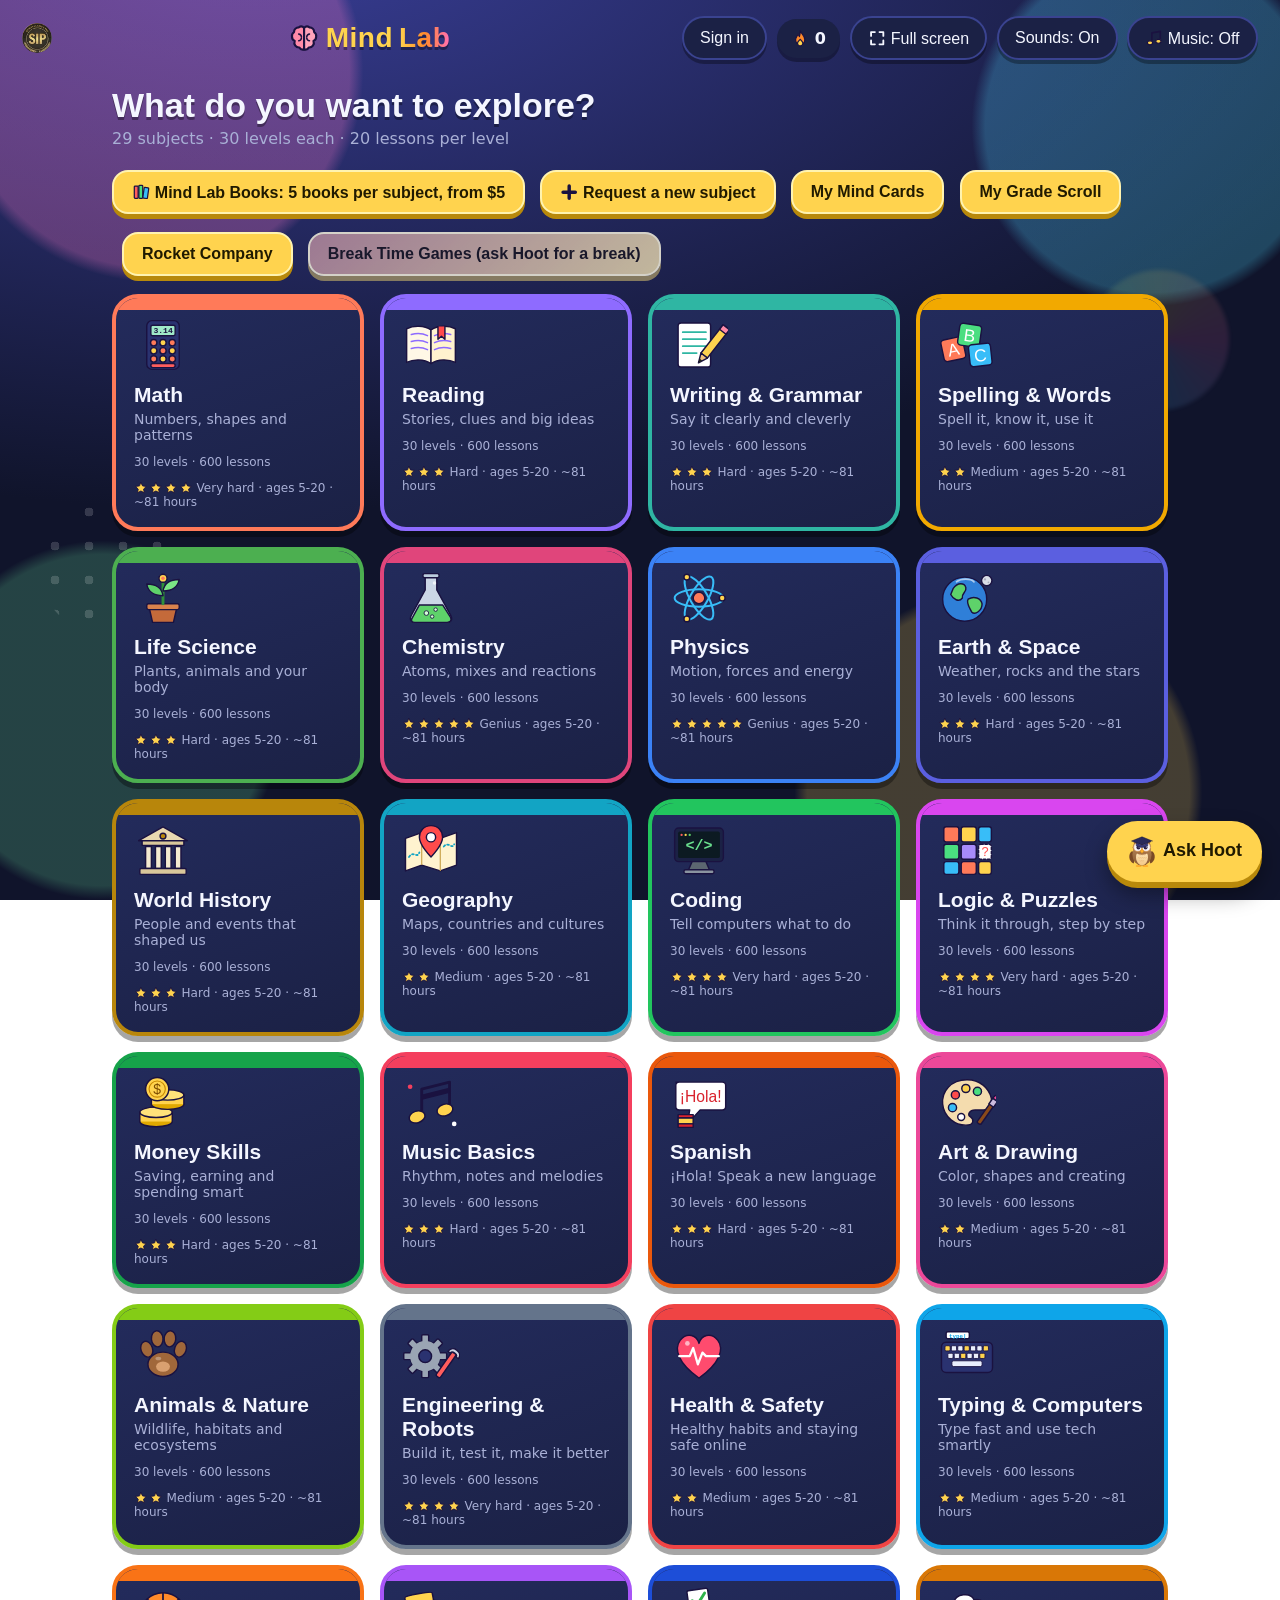
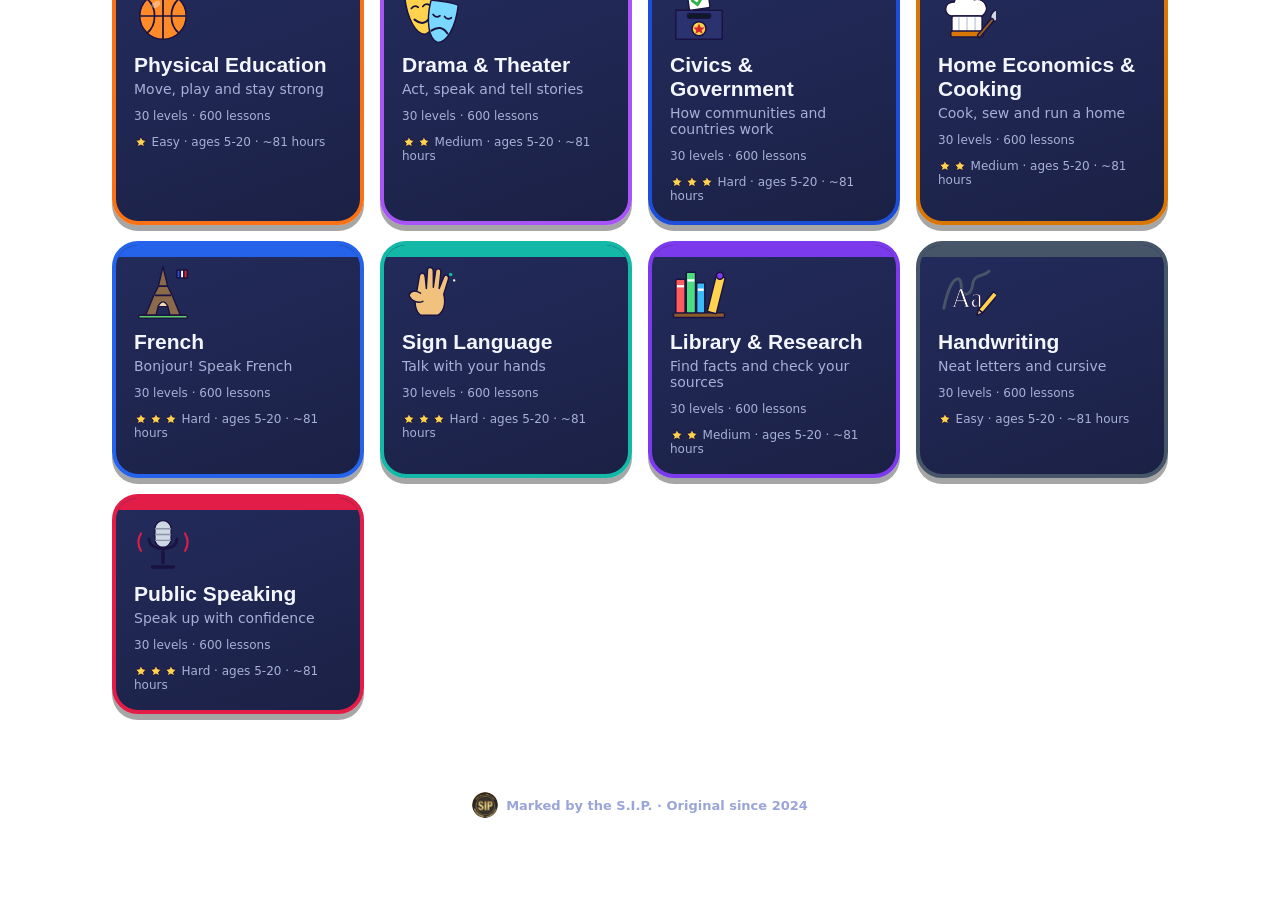
<file: index.html>
<!doctype html>
<html lang="en">
<head>
<meta charset="utf-8">
<meta name="viewport" content="width=device-width, initial-scale=1">
<title>Mind Lab</title>
<style>
  :root { --bg:#10142b; --card:#1b2145; --text:#f4f6ff; --muted:#a9b0d6; --accent:#ffd34e; }
  * { box-sizing: border-box; }
  body { margin:0; font-family: "Segoe UI", system-ui, sans-serif; background: radial-gradient(1200px 600px at 20% -10%, #28306b, var(--bg)); color:var(--text); min-height:100vh; }
  header { display:flex; align-items:center; justify-content:space-between; gap:12px; padding:16px 22px; flex-wrap:wrap; }
  .logo { font-size:28px; font-weight:800; letter-spacing:.5px; cursor:pointer; }
  .logo span { color: var(--accent); }
  .head-right { display:flex; align-items:center; gap:10px; }
  .streak { background:var(--card); border-radius:999px; padding:10px 14px; font-weight:700; }
  .music-btn { background:var(--card); color:var(--text); border:2px solid #3a4390; border-radius:999px; padding:10px 16px; font-size:16px; cursor:pointer; }
  .music-btn:hover { border-color: var(--accent); }
  main { max-width:1100px; margin:0 auto; padding:0 22px 60px; }
  h1 { font-size:34px; margin:10px 0 4px; }
  .sub { color:var(--muted); margin:0 0 22px; }
  .grid { display:grid; grid-template-columns:repeat(auto-fill,minmax(200px,1fr)); gap:16px; }
  .subject { background:var(--card); border-radius:20px; padding:18px; cursor:pointer; border:3px solid transparent; transition:transform .12s, border-color .12s; position:relative; overflow:hidden; }
  .subject:hover { transform:translateY(-4px); border-color:var(--c); }
  .subject::before { content:""; position:absolute; inset:0 0 auto 0; height:8px; background:var(--c); }
  .subject .emoji { font-size:44px; }
  .subject h3 { margin:8px 0 4px; font-size:20px; }
  .subject p { margin:0; color:var(--muted); font-size:14px; }
  .subject .meta { margin-top:12px; font-size:12px; color:var(--muted); }
  .back { background:none; border:none; color:var(--accent); font-size:16px; cursor:pointer; padding:0; margin-bottom:10px; }
  .section { margin:26px 0; }
  .sec-title { font-size:24px; font-weight:800; margin-bottom:10px; }
  .sec-title span { font-size:14px; font-weight:600; color:var(--muted); margin-left:12px; }
  .levels { display:grid; grid-template-columns:repeat(auto-fill,minmax(150px,1fr)); gap:12px; }
  .level { background:var(--card); border-radius:16px; padding:14px; cursor:pointer; border:3px solid transparent; }
  .level:hover { border-color:var(--c); }
  .level b { font-size:22px; }
  .level small { display:block; color:var(--muted); margin-top:4px; }
  .level .prog { color:var(--accent); }
  .price { display:inline-block; margin-top:8px; padding:3px 10px; border-radius:999px; font-weight:700; background:#2a3270; }
  .price.free { background:#1f7a4a; }
  .note { background:var(--card); border-radius:16px; padding:18px; margin:10px 0 18px; }
  .note.lock { border:2px dashed var(--accent); }
  .lesson-list { display:grid; grid-template-columns:repeat(auto-fill,minmax(260px,1fr)); gap:10px; }
  .lesson-list.locked { opacity:.55; pointer-events:none; }
  .lesson-card { background:var(--card); border-radius:14px; padding:12px 14px; display:flex; align-items:center; gap:12px; cursor:pointer; border:3px solid transparent; }
  .lesson-card:hover { border-color:var(--accent); }
  .lesson-card .num { background:#2a3270; border-radius:50%; width:34px; height:34px; display:flex; align-items:center; justify-content:center; font-weight:800; flex:none; }
  .lesson-card .t { flex:1; font-weight:600; }
  .lesson-card .stars { font-size:14px; }
  .modal-bg { position:fixed; inset:0; background:rgba(5,8,25,.7); display:none; align-items:center; justify-content:center; padding:16px; z-index:10; }
  .modal-bg.open { display:flex; }
  .modal { background:var(--card); border-radius:22px; padding:22px; width:min(520px,100%); max-height:90vh; overflow:auto; }
  .modal h2 { margin-top:0; }
  .track { display:flex; align-items:center; gap:12px; width:100%; text-align:left; background:#252d62; color:var(--text); border:3px solid transparent; border-radius:14px; padding:12px 14px; margin:8px 0; font-size:18px; cursor:pointer; }
  .track.on { border-color:var(--accent); }
  .track:hover { border-color:#6a76d8; }
  .vol { display:flex; align-items:center; gap:10px; margin-top:14px; }
  .vol input { flex:1; }
  .close { background:var(--accent); color:#201a00; border:none; border-radius:12px; padding:10px 18px; font-size:16px; font-weight:700; cursor:pointer; }
  .modal .close { margin-top:14px; }
  .note .close { margin-top:12px; }
  /* lesson player */
  .lesson-head { font-size:22px; font-weight:800; display:flex; justify-content:space-between; gap:10px; flex-wrap:wrap; }
  .lesson-head span { font-size:15px; color:var(--muted); font-weight:600; }
  .bar { height:12px; background:#252d62; border-radius:99px; margin:12px 0 18px; overflow:hidden; }
  .bar div { height:100%; background:var(--accent); border-radius:99px; transition:width .3s; }
  .q-card { background:var(--card); border-radius:22px; padding:26px 22px; text-align:center; }
  .visual { font-size:38px; line-height:1.5; margin-bottom:12px; word-break:break-word; }
  .q-text { font-size:30px; font-weight:800; margin-bottom:18px; }
  .answer-row { display:flex; gap:10px; justify-content:center; flex-wrap:wrap; }
  .answer-row input { font-size:26px; width:200px; text-align:center; border-radius:14px; border:3px solid #3a4390; background:#10142b; color:var(--text); padding:10px; }
  .answer-row input:focus { outline:none; border-color:var(--accent); }
  .choices { display:flex; gap:12px; justify-content:center; flex-wrap:wrap; }
  .choice { font-size:28px; font-weight:800; min-width:120px; padding:14px 22px; border-radius:16px; border:3px solid #3a4390; background:#252d62; color:var(--text); cursor:pointer; }
  .choice:hover:not(:disabled) { border-color:var(--accent); }
  .choice.right { border-color:#2ecc71; background:#1f7a4a; }
  .choice.wrongc { border-color:#e74c3c; }
  .tutor { display:flex; align-items:flex-start; gap:14px; margin-top:20px; }
  .owl { font-size:54px; line-height:1; }
  .bubble { position:relative; background:#252d62; border-radius:18px; padding:14px 18px; font-size:18px; flex:1; line-height:1.4; }
  .bubble::before { content:""; position:absolute; left:-10px; top:20px; border:10px solid transparent; border-right-color:#252d62; border-left:0; }
  .bubble.hint { background:#3b3a14; border:2px solid var(--accent); }
  .bubble.hint::before { display:none; }
  .bubble.good { background:#1b5e3a; }
  .bubble.bad { background:#5e2330; }
  .tutor-actions { margin-top:16px; display:flex; gap:12px; flex-wrap:wrap; }
  .hintbtn { background:#252d62; color:var(--text); border:3px solid var(--accent); border-radius:14px; padding:10px 18px; font-size:16px; font-weight:700; cursor:pointer; }
  .hintbtn:hover { background:#323b7c; }
  .hintbtn.say { margin-bottom:14px; }
  .swatch { display:inline-block; width:90px; height:90px; border-radius:16px; border:3px solid rgba(255,255,255,.35); vertical-align:middle; }
  .swatch.small { width:44px; height:44px; border-radius:10px; }
  .swatch.tiny { width:22px; height:22px; border-radius:6px; vertical-align:middle; }
  .word { display:inline-block; cursor:pointer; padding:4px 10px; margin:3px 0; border-radius:10px; font-size:24px; background:#1b2145; }
  .word:hover { background:#2a3270; }
  .coin { display:inline-flex; align-items:center; justify-content:center; border-radius:50%; color:#2b1b00; font-weight:800; font-size:12px; border:3px solid rgba(0,0,0,.28); margin:4px; box-shadow:inset 0 0 0 3px rgba(255,255,255,.35); text-transform:capitalize; }
  .bill { display:inline-flex; align-items:center; justify-content:center; min-width:84px; height:44px; margin:4px; padding:0 10px; border-radius:6px; background:#7bc47f; color:#0d3b14; font-weight:800; font-size:22px; border:3px solid #3f8f4a; }
  .bill.b5 { background:#9ec7e8; border-color:#4a7fb0; color:#10304f; }
  .bill.b10 { background:#e8c77a; border-color:#b08a2e; color:#4a3300; }
  .bill.b20 { background:#c9b8ee; border-color:#7a5fc0; color:#2a1a5e; }
  .exam-card { margin-top:22px; background:linear-gradient(135deg,#3b2a8a,#7a3fa6); border-radius:18px; padding:18px 20px; cursor:pointer; border:3px solid var(--accent); }
  .exam-card:hover { filter:brightness(1.12); }
  .exam-card.locked { opacity:.55; pointer-events:none; }
  .exam-card b { font-size:22px; }
  .exam-card small { display:block; margin-top:4px; color:#e0dcff; }
  .exam-miss { background:var(--card); border-radius:14px; padding:12px 14px; margin:8px 0; text-align:left; }
  .exam-miss .vis { font-size:26px; }
  .pass { color:#6be28f; font-weight:800; }
  .q-card.teach { text-align:left; }
  .teach-h { font-size:28px; font-weight:800; margin-bottom:10px; color:var(--accent); }
  .teach .visual { text-align:center; background:#10142b; border-radius:16px; padding:16px; font-size:34px; }
  .teach-t { font-size:21px; line-height:1.5; margin-top:12px; }
  .back.review { margin-top:18px; display:block; }
  .finish { text-align:center; padding-top:30px; }
  .finish .big { font-size:64px; }
  .finish-btns { display:flex; gap:12px; justify-content:center; flex-wrap:wrap; margin-top:18px; }
</style>
<link rel="stylesheet" href="playful.css">
<link rel="stylesheet" href="anim.css">
<link rel="stylesheet" href="hover.css">
<link rel="stylesheet" href="games.css">
<link rel="stylesheet" href="rocketco.css">
<style>
#loader { position: fixed; inset: 0; z-index: 100000; display: flex; flex-direction: column; align-items: center; justify-content: center; gap: 18px; background: radial-gradient(circle at 50% 30%, #2a3270, #0b0f26 75%); color: #fff; font-family: "Comic Sans MS","Trebuchet MS",system-ui,sans-serif; transition: opacity .6s ease, visibility .6s; }
#loader.gone { opacity: 0; visibility: hidden; }
#loader .ld-orbit { position: relative; width: 190px; height: 190px; }
#loader .ld-orbit::before, #loader .ld-orbit::after { content: ""; position: absolute; inset: 0; border-radius: 50%; border: 3px dashed rgba(255,255,255,.22); animation: ldSpin 9s linear infinite; }
#loader .ld-orbit::after { inset: 22px; animation-duration: 6s; animation-direction: reverse; }
#loader .ld-orbit i { position: absolute; left: 50%; top: 50%; width: 16px; height: 16px; margin: -8px; border-radius: 50%; border: 2px solid #1a1240; animation: ldSpin 3s linear infinite; }
#loader .ld-orbit i:nth-child(1) { background: #ffd34e; transform-origin: 8px 95px; margin-top: -95px; }
#loader .ld-orbit i:nth-child(2) { background: #ff6fb5; transform-origin: 8px 73px; margin-top: -73px; animation-duration: 2.2s; animation-direction: reverse; }
#loader .ld-orbit i:nth-child(3) { background: #4cc3ff; transform-origin: 8px 50px; margin-top: -50px; animation-duration: 1.6s; }
#loader .ld-owl { position: absolute; left: 50%; top: 50%; width: 88px; height: 96px; margin: -48px 0 0 -44px; animation: ldBob 1.2s ease-in-out infinite alternate; filter: drop-shadow(0 6px 0 rgba(0,0,0,.35)); }
#loader h1 { margin: 0; font-size: 42px; letter-spacing: 1px; text-shadow: 0 4px 0 #1a1240; }
#loader h1 b { color: #ffd34e; }
#loader .ld-bar { width: min(320px, 78vw); height: 18px; border-radius: 999px; background: rgba(255,255,255,.15); border: 3px solid #1a1240; overflow: hidden; }
#loader .ld-bar div { height: 100%; width: 4%; border-radius: 999px; background: repeating-linear-gradient(45deg, #ffd34e 0 12px, #ffb81f 12px 24px); background-size: 34px 34px; animation: ldStripe .6s linear infinite; transition: width .35s ease-out; }
#loader .ld-tip { min-height: 26px; padding: 0 20px; text-align: center; font-size: 17px; color: #cfd6ff; }
#loader .ld-tip.swap { animation: ldTip .5s ease-out; }
@keyframes ldSpin { to { transform: rotate(360deg); } }
@keyframes ldBob { from { transform: translateY(-5px) rotate(-4deg); } to { transform: translateY(5px) rotate(4deg); } }
@keyframes ldStripe { to { background-position: 34px 0; } }
@keyframes ldTip { from { opacity: 0; transform: translateY(8px); } to { opacity: 1; transform: none; } }
@media (prefers-reduced-motion: reduce) { #loader *, #loader *::before, #loader *::after { animation: none !important; } }
</style>
</head>
<body>
<div id="loader" role="status" aria-live="polite">
  <div class="ld-orbit"><i></i><i></i><i></i><img class="ld-owl" src="hoot.svg" alt=""></div>
  <h1><b>Mind</b> Lab</h1>
  <div class="ld-bar"><div id="ldfill"></div></div>
  <div class="ld-sipline"><img src="img/sip-logo.png" alt="S.I.P. logo"><span>Marked by the S.I.P.</span></div>
  <div class="ld-tip" id="ldtip">Hoot is getting your lessons ready...</div>
</div>
<script>
(function () {
  var fill = document.getElementById("ldfill"), tip = document.getElementById("ldtip"), pct = 4, done = false, t0 = Date.now();
  var tips = ["Hoot is getting your lessons ready...", "Tip: every lesson teaches first, then asks questions.", "Tip: tap the pictures to hear animals.", "Tip: press Play again to watch an animation twice.", "Tip: the Full screen button makes books bigger.", "Warming up the brain cells..."];
  var ti = 0;
  var tipTimer = setInterval(function () { ti = (ti + 1) % tips.length; tip.textContent = tips[ti]; tip.classList.remove("swap"); void tip.offsetWidth; tip.classList.add("swap"); }, 1700);
  var barTimer = setInterval(function () { if (done) return; pct += (92 - pct) * 0.08; fill.style.width = pct + "%"; }, 120);
  function finish() {
    if (done) return; done = true;
    var wait = Math.max(0, 1100 - (Date.now() - t0));
    setTimeout(function () {
      fill.style.width = "100%"; tip.textContent = "Ready!";
      setTimeout(function () { var l = document.getElementById("loader"); l.classList.add("gone"); clearInterval(tipTimer); clearInterval(barTimer); setTimeout(function () { l.remove(); }, 900); }, 350);
    }, wait);
  }
  window.addEventListener("load", finish);
  setTimeout(finish, 9000);
  window.hideMindLoader = finish;
})();
</script>
<header>
  <img class="hd-sip" src="img/sip-logo.png" alt="S.I.P. logo" title="Marked by the S.I.P.">
  <div class="logo" id="logo">🧠 Mind <span>Lab</span></div>
  <div class="head-right">
    <div class="streak" id="streak" title="Days in a row you've finished a lesson">🔥 0</div>
    <button class="music-btn" id="fsBtn" title="Full screen" aria-label="Full screen">⛶ Full screen</button>
    <button class="music-btn" id="musicBtn">🎵 Music: Off</button>
  </div>
</header>

<main id="app"></main>

<div class="modal-bg" id="musicModal">
  <div class="modal">
    <h2>🎵 Pick your music</h2>
    <div id="trackList"></div>
    <div class="vol">🔈 <input type="range" id="vol" min="0" max="1" step="0.05"> 🔊</div>
    <button class="close" id="musicClose">Done</button>
  </div>
</div>

<script src="subjects.js"></script>
<script src="math.js"></script>
<script src="spelling.js"></script>
<script src="money.js"></script>
<script src="spanish.js"></script>
<!-- Subject lesson files. A subject shows "coming soon" until its file exists. -->
<script src="reading.js"></script><script src="writing.js"></script><script src="hand.js"></script>
<script src="life.js"></script><script src="animals.js"></script><script src="earth.js"></script>
<script src="chem.js"></script><script src="physics.js"></script><script src="engineer.js"></script>
<script src="history.js"></script><script src="geo.js"></script><script src="civics.js"></script>
<script src="coding.js"></script><script src="logic.js"></script><script src="typing.js"></script>
<script src="music-lessons.js"></script><script src="art.js"></script><script src="drama.js"></script>
<script src="health.js"></script><script src="pe.js"></script><script src="homeec.js"></script>
<script src="french.js"></script><script src="sign.js"></script><script src="library.js"></script><script src="speaking.js"></script>
<script src="ext-manifest.js"></script>
<script>EXT_FILES.forEach(function (f) { document.write('<script src="' + f + '"><\/script>'); });</script>
<script src="music.js"></script>
<script src="hoot-art.js"></script>
<script src="cover-icons.js"></script>
<script src="pics/pics-0.js"></script>
<script src="pics/pics-1.js"></script>
<script src="pics/pics-2.js"></script>
<script src="pics/pics-3.js"></script>
<script src="pics/pics-4.js"></script>
<script src="pics/pics-5.js"></script>
<script src="pics/pics-6.js"></script>
<script src="pics/pics-7.js"></script>
<script src="pics/pics-8.js"></script>
<script src="pics/pics-9.js"></script>
<script src="pics/pics-10.js"></script>
<script src="pics/pics-11.js"></script>
<script src="pics/pics-12.js"></script>
<script src="pics/pics-13.js"></script>
<script src="pics/pics-14.js"></script>
<script src="pics/pics-15.js"></script>
<script src="pics/pics-16.js"></script>
<script src="pics/pics-17.js"></script>
<script src="pics/animals-A0.js"></script>
<script src="pics/animals-A1.js"></script>
<script src="pics/animals-A2.js"></script>
<script src="pics/animals-A3.js"></script>
<script src="pics/animals-A4.js"></script>
<script src="animal-sounds.js"></script>
<script src="noemoji.js"></script>
<script src="sfx.js"></script>
<script src="anim.js"></script>
<script src="interact.js"></script>
<script src="shop.js"></script>
<script src="bookfx.js"></script>
<script src="paper.js"></script>
<script src="variety.js"></script>
<script src="hover.js"></script>
<script src="rocketco.js"></script>
<script src="games.js"></script>
<script src="games/set-0.js"></script>
<script src="games/set-1.js"></script>
<script src="games/set-2.js"></script>
<script src="games/set-3.js"></script>
<script src="games/set-4.js"></script>
<script src="games/set-5.js"></script>
<script src="games/set-6.js"></script>
<script src="games/set-7.js"></script>
<script src="games/set-8.js"></script>
<script src="games/sandbox.js"></script>
<script src="games/set-9.js"></script>
<script src="games/set-10.js"></script>
<script src="games/set-11.js"></script>
<script src="games/set-12.js"></script>
<script src="games/set-13.js"></script>
<script src="games/set-14.js"></script>
<script src="games/set-15.js"></script>
<script src="games/set-16.js"></script>
<!--GAMEFILES-->
<script src="playful.js"></script>
<script src="books.js"></script>
<script src="requests.js"></script>
<script src="config.js"></script>
<script src="profiles.js"></script>
<script src="app.js"></script>
<script src="hoot-chat.js"></script>
<script src="hoot-fun.js"></script>
<script src="break.js"></script>
<script src="autoupdate.js"></script>
<script>
(function(){var b=document.getElementById("fsBtn");if(!b)return;var d=document,e=d.documentElement;
function on(){return d.fullscreenElement||d.webkitFullscreenElement}
b.onclick=function(){try{if(on()){(d.exitFullscreen||d.webkitExitFullscreen).call(d)}else{(e.requestFullscreen||e.webkitRequestFullscreen).call(e)}}catch(x){}};
function upd(){b.textContent=on()?"⛶ Exit full screen":"⛶ Full screen"}
d.addEventListener("fullscreenchange",upd);d.addEventListener("webkitfullscreenchange",upd);
if(!(e.requestFullscreen||e.webkitRequestFullscreen))b.style.display="none";})();
</script>
<footer class="sip-foot"><img src="img/sip-logo.png" alt="S.I.P. logo"><span>Marked by the S.I.P. &middot; Original since 2024</span></footer>
</body>
</html>
</file>
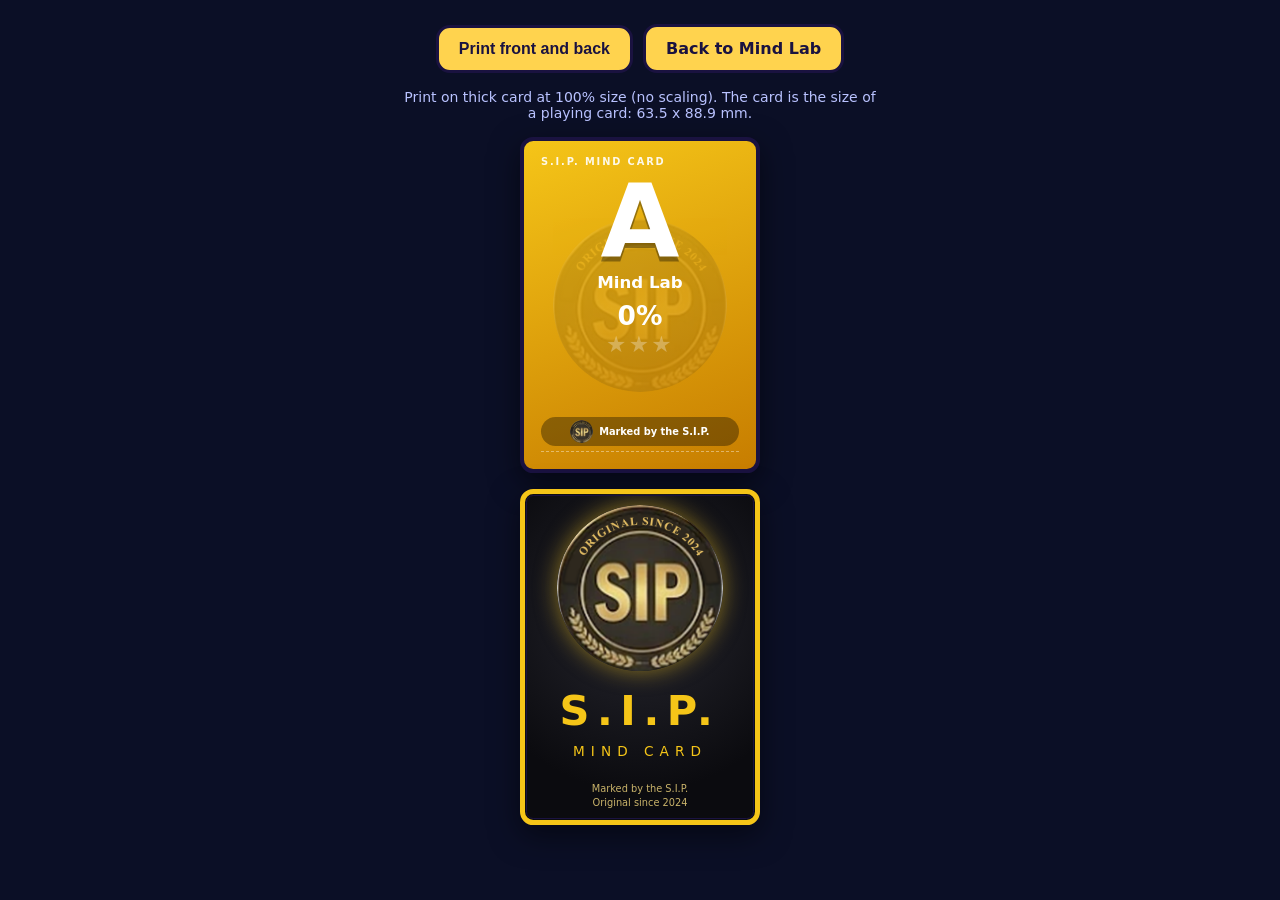
<file: card-print.html>
<!doctype html>
<html lang="en">
<head>
<meta charset="utf-8">
<meta name="viewport" content="width=device-width, initial-scale=1">
<title>Mind Card print file</title>
<style>
  :root { color-scheme: dark; }
  * { box-sizing: border-box; }
  body { margin: 0; min-height: 100vh; background: #0b0f26; color: #fff; font-family: "Comic Sans MS", "Trebuchet MS", system-ui, sans-serif; display: flex; flex-direction: column; align-items: center; gap: 16px; padding: 24px 12px; }
  .bar { display: flex; gap: 10px; flex-wrap: wrap; justify-content: center; align-items: center; }
  button, a.btn { padding: 12px 20px; border-radius: 14px; border: 3px solid #1a1240; background: #ffd34e; color: #1a1240; font-weight: 800; font-size: 16px; cursor: pointer; text-decoration: none; }
  .note { max-width: 480px; text-align: center; color: #b9c2ff; font-size: 14px; }
  /* the card: exactly 63.5 x 88.9 mm (2.5 x 3.5 inch, a normal playing-card size) */
  .sheet { width: 63.5mm; height: 88.9mm; position: relative; overflow: hidden; border-radius: 3.5mm; color: #fff; text-align: center; padding: 4mm 4.5mm 3.5mm; background: linear-gradient(160deg, var(--gc), var(--gd)); border: 1.1mm solid #1a1240; display: flex; flex-direction: column; box-shadow: 0 10px 30px rgba(0,0,0,.5); }
  .sheet.exam { border: 1.4mm solid #f5c518; outline: .5mm solid #1a1240; outline-offset: -1.9mm; background: linear-gradient(155deg, #3a2a00, var(--gc) 35%, var(--gd) 70%, #2a1d00); }
  .wm { position: absolute; left: 50%; top: 50%; width: 46mm; height: 46mm; margin: -23mm 0 0 -23mm; opacity: .13; border-radius: 50%; }
  .top { display: flex; justify-content: space-between; font-size: 2.6mm; font-weight: 800; letter-spacing: .5mm; opacity: .9; position: relative; }
  .ribbon { position: relative; margin: 1.6mm -4.5mm 0; padding: .9mm 0; background: linear-gradient(90deg, #8a6200, #ffd34e, #8a6200); color: #3a2a00; font-weight: 900; letter-spacing: 1.2mm; font-size: 3mm; }
  .grade { font-size: 27mm; line-height: 1; font-weight: 900; text-shadow: 0 1.4mm 0 rgba(0,0,0,.35); margin-top: 1mm; position: relative; }
  .grade.long { font-size: 21mm; }
  .title { font-weight: 800; font-size: 4.4mm; line-height: 1.15; position: relative; }
  .sub { font-size: 3mm; opacity: .9; margin-top: .6mm; position: relative; }
  .pct { font-size: 7mm; font-weight: 900; margin-top: 1.4mm; position: relative; }
  .stars { font-size: 6mm; color: rgba(255,255,255,.3); letter-spacing: .6mm; position: relative; }
  .stars i { font-style: normal; } .stars i.on { color: #ffd34e; text-shadow: 0 0 1mm #1a1240; }
  .spacer { flex: 1; }
  .mark { display: flex; align-items: center; justify-content: center; gap: 1.6mm; background: rgba(0,0,0,.35); border-radius: 99mm; padding: .8mm 2mm; font-size: 2.6mm; font-weight: 800; position: relative; }
  .mark img { width: 6mm; height: 6mm; border-radius: 50%; }
  .foot { display: flex; justify-content: space-between; font-size: 2.6mm; border-top: .3mm dashed rgba(255,255,255,.4); padding-top: 1mm; margin-top: 1.4mm; position: relative; }
  .sheet.backside { background: radial-gradient(circle at 50% 38%, #26262e, #0b0b0f 75%); border: 1.4mm solid #f5c518; outline: .5mm solid #1a1240; outline-offset: -1.9mm; align-items: center; justify-content: center; gap: 2mm; }
  .bk-logo { width: 44mm; height: 44mm; border-radius: 50%; box-shadow: 0 0 6mm rgba(245,197,24,.5); }
  .bk-name { font-size: 11mm; font-weight: 900; letter-spacing: 2mm; color: #f5c518; margin-top: 2mm; }
  .bk-sub { font-size: 3.6mm; letter-spacing: 1.6mm; color: #f5c518; }
  .bk-line { width: 30mm; height: .4mm; background: #f5c518; margin: 1mm 0; }
  .bk-small { font-size: 2.6mm; color: #c9b36a; line-height: 1.5; }
  .sheet.exam::after { content: ""; position: absolute; inset: 0; background: linear-gradient(115deg, transparent 30%, rgba(255,255,255,.22) 45%, rgba(255,210,255,.18) 50%, rgba(160,255,255,.2) 55%, transparent 70%); pointer-events: none; }
  .g-A { --gc: #f5c518; --gd: #c77d00; } .g-B { --gc: #3fc46b; --gd: #14783a; } .g-C { --gc: #4cc3ff; --gd: #1c62b0; }
  .g-D { --gc: #ff9a3c; --gd: #b34e00; } .g-E { --gc: #ff6fb5; --gd: #a0206a; } .g-F { --gc: #8a93b8; --gd: #2e3558; }
  @page { size: 63.5mm 88.9mm; margin: 0; }
  @media print {
    body { background: #fff; padding: 0; display: block; min-height: 0; }
    .bar, .note { display: none; }
    .sheet + .sheet { break-before: page; page-break-before: always; }
    .sheet { box-shadow: none; border-radius: 0; margin: 0; -webkit-print-color-adjust: exact; print-color-adjust: exact; }
  }
</style>
</head>
<body>
<div class="bar"><button id="print">Print front and back</button><a class="btn" href="./">Back to Mind Lab</a></div>
<div class="note">Print on thick card at 100% size (no scaling). The card is the size of a playing card: 63.5 x 88.9 mm.</div>
<div class="sheet" id="sheet">
  <img class="wm" src="img/sip-logo.png" alt="">
  <div class="top"><span>S.I.P. MIND CARD</span><span id="no"></span></div>
  <div class="ribbon" id="ribbon" hidden>EXAM CARD</div>
  <div class="grade" id="grade"></div>
  <div class="title" id="title"></div>
  <div class="sub" id="sub"></div>
  <div class="pct" id="pct"></div>
  <div class="stars" id="stars"></div>
  <div class="spacer"></div>
  <div class="mark"><img src="img/sip-logo.png" alt=""><span>Marked by the S.I.P.</span></div>
  <div class="foot"><span id="nick"></span><span id="date"></span></div>
</div>
<div class="sheet backside" id="back"><img class="bk-logo" src="img/sip-logo.png" alt=""><div class="bk-name">S.I.P.</div><div class="bk-sub">MIND CARD</div><div class="bk-line"></div><div class="bk-small">Marked by the S.I.P.<br>Original since 2024</div></div>
<script>
(function () {
  var q = new URLSearchParams(location.search), $ = function (id) { return document.getElementById(id); };
  // text only is ever shown (textContent), so nothing in the link can inject anything
  var mark = (q.get("m") || "A").slice(0, 3); if (!/^[A-F](\+\+|\+|-)?$/.test(mark)) mark = "F";
  var kind = q.get("k") === "exam" ? "exam" : "lesson";
  var pct = Math.max(0, Math.min(100, parseInt(q.get("p"), 10) || 0)), stars = Math.max(0, Math.min(3, parseInt(q.get("st"), 10) || 0));
  var sheet = $("sheet"); sheet.classList.add("g-" + mark[0]); if (kind === "exam") { sheet.classList.add("exam"); $("ribbon").hidden = false; }
  $("grade").textContent = mark; if (mark.length > 2) $("grade").classList.add("long");
  $("title").textContent = (q.get("t") || "Mind Lab").slice(0, 60);
  $("sub").textContent = (q.get("s") || "").slice(0, 30) + (q.get("l") ? " · Level " + (parseInt(q.get("l"), 10) || 1) : "") + (kind === "exam" ? " · Exam" : "");
  $("pct").textContent = pct + "%";
  $("stars").innerHTML = "<i class='" + (stars > 0 ? "on" : "") + "'>★</i><i class='" + (stars > 1 ? "on" : "") + "'>★</i><i class='" + (stars > 2 ? "on" : "") + "'>★</i>";
  $("nick").textContent = (q.get("n") || "").slice(0, 16);
  $("date").textContent = (q.get("d") || "").slice(0, 10);
  $("no").textContent = "";
  $("print").onclick = function () { window.print(); };
})();
</script>
</body>
</html>
</file>
<file: playful.css>
/* Mind Lab: the playful look. Loaded after the main styles, so everything here wins. */
:root { --pop: 0 6px 0 rgba(0,0,0,.35); --pop-sm: 0 4px 0 rgba(0,0,0,.32); }
body {
  font-family: "Trebuchet MS", "Segoe UI", "Chalkboard SE", system-ui, sans-serif;
  background:
    radial-gradient(circle at 12% 8%, rgba(255,120,200,.28) 0 14%, transparent 15%),
    radial-gradient(circle at 90% 14%, rgba(80,220,255,.25) 0 12%, transparent 13%),
    radial-gradient(circle at 78% 88%, rgba(255,211,78,.22) 0 15%, transparent 16%),
    radial-gradient(circle at 8% 80%, rgba(120,255,170,.2) 0 12%, transparent 13%),
    radial-gradient(1200px 600px at 20% -10%, #3a3f9a, #10142b);
  background-attachment: fixed;
}
body::before, body::after { content:""; position:fixed; z-index:-1; pointer-events:none; width:140px; height:140px; opacity:.16; animation: floaty 9s ease-in-out infinite; }
body::before { left:3vw; top:55vh; background: radial-gradient(circle, #fff 0 18%, transparent 19%) 0 0/34px 34px; border-radius:50%; }
body::after { right:4vw; top:30vh; background: conic-gradient(from 0deg, #ffd34e, #ff6fb5, #4cc3ff, #6be28f, #ffd34e); border-radius:50%; animation-duration: 13s; filter: blur(2px); opacity:.12; }
@keyframes floaty { 0%,100% { transform: translateY(0) rotate(0deg); } 50% { transform: translateY(-26px) rotate(18deg); } }

h1, h2, h3, .logo, .sec-title, .q-text, .teach-h, .lesson-head { font-family: "Comic Sans MS", "Chalkboard SE", "Marker Felt", "Trebuchet MS", sans-serif; }
h1 { text-shadow: 0 3px 0 rgba(0,0,0,.35); }
.sec-title { text-shadow: 0 2px 0 rgba(0,0,0,.3); }

/* logo: rainbow letters that bounce */
.logo { display:inline-flex; align-items:center; gap:6px; text-shadow: 0 3px 0 rgba(0,0,0,.35); }
.logo:hover .ico { animation: wobble .6s ease; }
.logo > span:not(.ico-wrap) { background: linear-gradient(90deg,#ffd34e,#ff8a2a,#ff6fb5); -webkit-background-clip:text; background-clip:text; color:transparent; text-shadow:none; filter: drop-shadow(0 3px 0 rgba(0,0,0,.35)); }
@keyframes wobble { 0%{transform:rotate(0)} 25%{transform:rotate(-14deg) scale(1.2)} 50%{transform:rotate(12deg) scale(1.2)} 75%{transform:rotate(-6deg)} 100%{transform:rotate(0)} }

/* chunky buttons */
.close, .hintbtn, .music-btn, .choice, .track, .streak, .back.review {
  transition: transform .12s ease, box-shadow .12s ease, filter .12s ease, border-color .12s;
}
.close { border-radius:16px; box-shadow: 0 5px 0 #b8890b; border:2px solid #fff3b0; }
.close:hover { transform: translateY(-2px) rotate(-1deg); filter: brightness(1.08); box-shadow: 0 7px 0 #b8890b; }
.close:active { transform: translateY(4px); box-shadow: 0 1px 0 #b8890b; }
.hintbtn { border-radius:16px; box-shadow: 0 5px 0 rgba(0,0,0,.35); }
.hintbtn:hover { transform: translateY(-2px) rotate(1deg); }
.hintbtn:active { transform: translateY(4px); box-shadow: 0 1px 0 rgba(0,0,0,.35); }
.music-btn { box-shadow: var(--pop-sm); }
.music-btn:hover { transform: translateY(-2px) rotate(-1.5deg); }
.music-btn:active { transform: translateY(3px); box-shadow: none; }
.streak { box-shadow: var(--pop-sm); }
.streak .ico { animation: flicker 1.1s ease-in-out infinite; transform-origin: 50% 90%; }
@keyframes flicker { 0%,100% { transform: scale(1) rotate(-3deg); } 50% { transform: scale(1.18) rotate(4deg); } }

/* subject cards: stickers */
.grid .subject { border-radius:26px; border:4px solid var(--c); background: linear-gradient(160deg, #232b5c, #1b2145); box-shadow: var(--pop); }
.grid .subject:hover { transform: translateY(-6px) rotate(-1.6deg) scale(1.03); box-shadow: 0 12px 0 rgba(0,0,0,.35); }
.grid .subject:nth-child(even):hover { transform: translateY(-6px) rotate(1.6deg) scale(1.03); }
.grid .subject:active { transform: translateY(2px) scale(.99); box-shadow: 0 2px 0 rgba(0,0,0,.35); }
.subject::before { height:12px; }
.subject:hover .emoji .subj-ico { animation: hop .6s ease; }
.subject h3 { font-size:21px; }
@keyframes hop { 0%{transform:translateY(0)} 30%{transform:translateY(-12px) rotate(-8deg)} 60%{transform:translateY(0) rotate(6deg)} 100%{transform:none} }

/* levels and lessons: stickers too */
.level { border-radius:20px; border:4px solid transparent; background: linear-gradient(160deg,#232b5c,#1b2145); box-shadow: var(--pop-sm); transition: transform .12s, box-shadow .12s, border-color .12s; }
.level:hover { transform: translateY(-4px) rotate(-1deg); border-color: var(--c); box-shadow: 0 9px 0 rgba(0,0,0,.35); }
.level b { font-family: "Comic Sans MS","Chalkboard SE",sans-serif; }
.price { border-radius:999px; box-shadow: 0 3px 0 rgba(0,0,0,.3); }
.lesson-card { border-radius:18px; box-shadow: var(--pop-sm); transition: transform .12s, box-shadow .12s, border-color .12s; }
.lesson-card:hover { transform: translateX(6px) rotate(-.6deg); box-shadow: 0 7px 0 rgba(0,0,0,.35); }
.lesson-card .num { background: linear-gradient(135deg,#ff6fb5,#ffb347); color:#fff; box-shadow: 0 3px 0 rgba(0,0,0,.3); text-shadow: 0 1px 0 rgba(0,0,0,.3); }
.lesson-card:nth-child(3n+2) .num { background: linear-gradient(135deg,#4cc3ff,#6a76ff); }
.lesson-card:nth-child(3n) .num { background: linear-gradient(135deg,#6be28f,#2fb6a3); }
.exam-card { border-radius:22px; box-shadow: var(--pop); }
.note { border-radius:22px; box-shadow: var(--pop-sm); }

/* the lesson player */
.q-card { border-radius:30px; border:4px solid #3a4390; box-shadow: var(--pop); background: linear-gradient(170deg,#232b5c,#1b2145); animation: popIn .35s cubic-bezier(.3,1.5,.5,1); }
@keyframes popIn { from { opacity:0; transform: translateY(16px) scale(.96); } to { opacity:1; transform:none; } }
.q-text { text-shadow: 0 3px 0 rgba(0,0,0,.3); }
.teach .visual, .visual { border-radius:22px; }
.teach .visual { border:3px dashed rgba(255,255,255,.18); background: repeating-linear-gradient(45deg, #10142b, #10142b 12px, #131833 12px, #131833 24px); }
.visual .ico { transition: transform .15s; }
.visual .ico:hover { transform: scale(1.18) rotate(-6deg); }
.choice { border-radius:20px; border-width:4px; box-shadow: var(--pop); }
.choice:hover:not(:disabled) { transform: translateY(-4px) scale(1.04) rotate(-1deg); }
.choice:nth-child(even):hover:not(:disabled) { transform: translateY(-4px) scale(1.04) rotate(1deg); }
.choice:active:not(:disabled) { transform: translateY(4px); box-shadow: 0 1px 0 rgba(0,0,0,.35); }
.choice.right { animation: yay .6s cubic-bezier(.3,1.6,.5,1); box-shadow: 0 0 0 6px rgba(107,226,143,.35), var(--pop); }
.choice.wrongc { animation: shake .45s ease; }
@keyframes yay { 0%{transform:scale(1)} 40%{transform:scale(1.18) rotate(-3deg)} 70%{transform:scale(.96) rotate(2deg)} 100%{transform:scale(1)} }
@keyframes shake { 0%,100%{transform:translateX(0)} 20%{transform:translateX(-9px) rotate(-2deg)} 40%{transform:translateX(9px) rotate(2deg)} 60%{transform:translateX(-6px)} 80%{transform:translateX(6px)} }
.answer-row input { border-radius:20px; border-width:4px; box-shadow: inset 0 3px 0 rgba(0,0,0,.25); }
.answer-row input:focus { box-shadow: 0 0 0 6px rgba(255,211,78,.3), inset 0 3px 0 rgba(0,0,0,.25); }

/* progress bar: candy stripes */
.bar { height:18px; border-radius:99px; border:3px solid #3a4390; background:#161b3d; }
.bar div { background: repeating-linear-gradient(45deg, #ffd34e 0 12px, #ffb347 12px 24px); background-size: 34px 34px; animation: stripes 1s linear infinite; position:relative; }
.bar div::after { content:""; position:absolute; right:2px; top:2px; width:10px; height:6px; border-radius:99px; background:rgba(255,255,255,.7); }
@keyframes stripes { to { background-position: 34px 0; } }

/* Hoot the owl bobs around */
.tutor .owl, .tutor img { animation: bob 2.4s ease-in-out infinite; transform-origin: 50% 90%; }
@keyframes bob { 0%,100% { transform: translateY(0) rotate(-3deg); } 50% { transform: translateY(-8px) rotate(3deg); } }
.bubble { border-radius:22px; box-shadow: var(--pop-sm); animation: popIn .3s cubic-bezier(.3,1.5,.5,1); }
.hoot-fab { box-shadow: 0 6px 0 #b8890b, 0 12px 22px rgba(0,0,0,.4) !important; animation: hootPulse 3s ease-in-out infinite; }
.hoot-fab:hover { transform: translateY(-3px) rotate(-2deg); }
@keyframes hootPulse { 0%,100% { transform: scale(1); } 50% { transform: scale(1.06); } }
.hoot-panel { border-radius:26px !important; box-shadow: 0 10px 0 rgba(0,0,0,.35), 0 20px 40px rgba(0,0,0,.45); }
.hoot-msg { border-radius:20px !important; animation: popIn .25s ease; }

/* finish screen and stars */
.finish .big { animation: tada 1.2s ease; display:inline-block; }
.finish .big .ico { filter: drop-shadow(0 4px 0 rgba(0,0,0,.3)); }
@keyframes tada { 0%{transform:scale(.3) rotate(-20deg);opacity:0} 40%{transform:scale(1.3) rotate(8deg);opacity:1} 60%{transform:scale(.95) rotate(-5deg)} 80%{transform:scale(1.08) rotate(3deg)} 100%{transform:scale(1)} }
.big .ico, .stars .ico, .hardstars .ico { animation: twinkle 2.2s ease-in-out infinite; }
.big .ico:nth-child(2n), .stars .ico:nth-child(2n) { animation-delay: .35s; }
.big .ico:nth-child(3n), .stars .ico:nth-child(3n) { animation-delay: .7s; }
@keyframes twinkle { 0%,100% { transform: scale(1) rotate(0); } 50% { transform: scale(1.18) rotate(8deg); } }

/* books */
.bk { transition: transform .18s cubic-bezier(.3,1.5,.5,1); }
.bk:hover { transform: translateY(-10px) rotate(-3deg) scale(1.05) !important; }
.bk:nth-child(even):hover { transform: translateY(-10px) rotate(3deg) scale(1.05) !important; }
.cover { box-shadow: 0 10px 0 rgba(0,0,0,.3), 0 18px 30px rgba(0,0,0,.45), inset 8px 0 10px -6px rgba(0,0,0,.6) !important; }
.tier-tabs button { border-radius:999px; box-shadow: var(--pop-sm); transition: transform .12s; }
.tier-tabs button:hover { transform: translateY(-2px) rotate(-1deg); }
.tier-tabs button.on { background: linear-gradient(135deg,#ff6fb5,#ffb347); border-color:#fff3b0; color:#2a1000; font-weight:800; }
.bk-nav { border-radius:20px; box-shadow: var(--pop-sm); }

/* confetti layer */
#confetti { position:fixed; inset:0; pointer-events:none; z-index:50; }

@media (prefers-reduced-motion: reduce) {
  *, *::before, *::after { animation: none !important; transition: none !important; }
}

/* ===== ANIMATIONS ===== */
/* lesson pictures pop in one by one (so counting is easy to follow), then breathe */
.visual .ico[data-pop], .bk-vis .ico[data-pop] { animation: icoPop .5s cubic-bezier(.3,1.7,.5,1) both, breathe 3.6s ease-in-out 1s infinite; }
@keyframes icoPop { from { opacity:0; transform: scale(.1) rotate(-30deg) translateY(14px); } to { opacity:1; transform: none; } }
@keyframes breathe { 0%,100% { transform: translateY(0) scale(1); } 50% { transform: translateY(-3px) scale(1.04); } }
.visual .ico:hover, .bk-vis .ico:hover { transform: none; scale: 1.2; rotate: -6deg; }
.ico[data-snd]:active { scale: .9; }
/* Hoot reacts */
.tutor.cheer .owl, .tutor.cheer img { animation: owlJump .55s ease-out 3; }
.tutor.sad .owl, .tutor.sad img { animation: owlSad 1.1s ease 1; }
@keyframes owlJump { 0%,100% { transform: translateY(0) rotate(0); } 40% { transform: translateY(-26px) rotate(-10deg) scale(1.12); } 70% { transform: translateY(-8px) rotate(8deg); } }
@keyframes owlSad { 0% { transform: rotate(0); } 25% { transform: rotate(-12deg) translateY(4px); } 55% { transform: rotate(10deg) translateY(4px); } 100% { transform: rotate(0); } }
.hoot-fab img { animation: owlBlink 4s steps(1) infinite; }
@keyframes owlBlink { 0%,94%,100% { transform: scaleY(1); } 96% { transform: scaleY(.15); } }
/* screens slide in */
#app.enter > * { animation: appIn .38s cubic-bezier(.3,1.4,.5,1) both; }
#app.enter > *:nth-child(2) { animation-delay: .05s; } #app.enter > *:nth-child(3) { animation-delay: .1s; } #app.enter > *:nth-child(4) { animation-delay: .15s; }
@keyframes appIn { from { opacity:0; transform: translateY(18px); } to { opacity:1; transform:none; } }
/* subject cards and levels appear one after another */
#app.enter .grid > .subject { animation: cardIn .5s cubic-bezier(.3,1.5,.5,1) both; animation-delay: calc(var(--i, 0) * 40ms); }
#app.enter .levels > .level, #app.enter .lesson-list > .lesson-card { animation: cardIn .45s cubic-bezier(.3,1.5,.5,1) both; animation-delay: calc(var(--i, 0) * 30ms); }
@keyframes cardIn { from { opacity:0; transform: translateY(24px) scale(.9) rotate(-2deg); } to { opacity:1; transform:none; } }
/* subject pictures idle-float on the home page */
.subject .emoji .subj-ico { animation: idleFloat 4s ease-in-out infinite; animation-delay: calc(var(--i, 0) * -300ms); }
@keyframes idleFloat { 0%,100% { transform: translateY(0) rotate(-2deg); } 50% { transform: translateY(-5px) rotate(2deg); } }
/* book covers: rays spin, dots orbit, sparkles twinkle, a shine sweeps over on hover */
.cover .rays { animation: spin 40s linear infinite; transform-box: fill-box; transform-origin: center; }
.cover .orbit { animation: spin 26s linear infinite reverse; transform-box: fill-box; transform-origin: center; }
.cover .spark { animation: sparkle 2.4s ease-in-out infinite; transform-box: fill-box; transform-origin: center; }
@keyframes spin { to { transform: rotate(360deg); } }
@keyframes sparkle { 0%,100% { opacity:.2; transform: scale(.5); } 50% { opacity:1; transform: scale(1.3) rotate(20deg); } }
.cover .c-art { animation: idleFloat 5s ease-in-out infinite; }
.cover::after { z-index:2; }
.bk .cover { overflow:hidden; }
.bk .cover .shine { position:absolute; top:-20%; left:-60%; width:40%; height:140%; background: linear-gradient(100deg, transparent, rgba(255,255,255,.45), transparent); transform: skewX(-18deg); transition: left .7s ease; pointer-events:none; z-index:3; }
.bk:hover .cover .shine { left:130%; }
/* book pages flip */
.bk-page.turn { animation: pageFlip .5s cubic-bezier(.3,1.2,.5,1); transform-origin: left center; perspective: 1200px; }
.bk-page.turn.back { animation-name: pageFlipBack; transform-origin: right center; }
@keyframes pageFlip { from { opacity:0; transform: perspective(1200px) rotateY(-55deg) translateX(30px); } to { opacity:1; transform: none; } }
@keyframes pageFlipBack { from { opacity:0; transform: perspective(1200px) rotateY(55deg) translateX(-30px); } to { opacity:1; transform: none; } }
/* finish screen: stars pop in one by one, trophy bounces */
.finish .big .ico { animation: starPop .7s cubic-bezier(.3,1.8,.5,1) both, twinkle 2.2s ease-in-out 1.6s infinite; }
.finish .big .ico:nth-child(1) { animation-delay: .35s, 1.6s; } .finish .big .ico:nth-child(2) { animation-delay: .75s, 1.8s; } .finish .big .ico:nth-child(3) { animation-delay: 1.15s, 2s; }
@keyframes starPop { from { opacity:0; transform: scale(0) rotate(-180deg); } to { opacity:1; transform: none; } }
/* little extras */
.price.free { animation: glowPulse 2s ease-in-out infinite; }
@keyframes glowPulse { 0%,100% { box-shadow: 0 3px 0 rgba(0,0,0,.3); } 50% { box-shadow: 0 3px 0 rgba(0,0,0,.3), 0 0 14px 3px rgba(107,226,143,.7); } }
.hintbtn:not(:disabled) .ico { animation: bulbBlink 3s ease-in-out infinite; }
@keyframes bulbBlink { 0%,100% { filter: none; } 50% { filter: drop-shadow(0 0 6px #ffe27a); } }
.logo .ico { animation: logoBeat 3s ease-in-out infinite; }
@keyframes logoBeat { 0%,100% { transform: scale(1); } 10% { transform: scale(1.18); } 20% { transform: scale(1); } 30% { transform: scale(1.12); } 40% { transform: scale(1); } }
</file>
<file: anim.css>
/* Mind Lab animated teaching scenes */
.anim-box { margin: 12px 0 14px; border-radius: 22px; border: 3px solid #1a1240; background: linear-gradient(160deg, #2a3270, #171c4a); box-shadow: 0 5px 0 #0b0f26; overflow: hidden; }
.an-top { display: flex; justify-content: space-between; align-items: center; padding: 8px 14px; background: rgba(255,255,255,.08); }
.an-top b { color: #ffd34e; font-size: 17px; }
.an-replay { border: 2px solid #1a1240; background: #ffd34e; color: #1a1240; border-radius: 999px; font-weight: 800; padding: 5px 14px; cursor: pointer; box-shadow: 0 3px 0 #b88a10; }
.an-replay:active { transform: translateY(2px); box-shadow: 0 1px 0 #b88a10; }
.an-stage { position: relative; min-height: 230px; display: flex; flex-direction: column; align-items: center; justify-content: center; gap: 14px; padding: 16px 10px; overflow: hidden; }
.an-stage.sky { background: linear-gradient(180deg, #5ec5ff, #cdeeff 75%); }
.an-stage.space { background: radial-gradient(circle at 50% 30%, #1c2160, #070a1f 75%); }
.an-cap { text-align: center; color: #fff; font-size: 17px; font-weight: 700; padding: 8px 14px 12px; opacity: 0; }
.an-cap.show { animation: anCap .5s ease-out forwards; }
@keyframes anCap { from { opacity: 0; transform: translateY(8px); } to { opacity: 1; transform: none; } }

/* dots, rows, numbers */
.an-row { display: flex; flex-wrap: wrap; justify-content: center; gap: 8px; max-width: 100%; }
.an-row.big { gap: 40px; transition: gap .8s ease; }
.an-row.big.join { gap: 6px; }
.an-group { display: flex; gap: 6px; }
.an-group.from-left { animation: anL .7s ease-out both; } .an-group.from-right { animation: anR .7s ease-out both; }
@keyframes anL { from { transform: translateX(-60px); opacity: 0; } } @keyframes anR { from { transform: translateX(60px); opacity: 0; } }
.an-dot { display: inline-block; width: 30px; height: 30px; border-radius: 50%; border: 3px solid #1a1240; box-shadow: inset -4px -4px 0 rgba(0,0,0,.18), inset 3px 3px 0 rgba(255,255,255,.4); }
.an-dot.pop { animation: anPop .4s cubic-bezier(.3,1.8,.5,1) both; }
@keyframes anPop { from { transform: scale(0); } to { transform: scale(1); } }
.an-dot.fly { animation: anFly .9s ease-in forwards; }
@keyframes anFly { to { transform: translateY(-120px) scale(.2); opacity: 0; } }
.an-num { font-size: 64px; font-weight: 900; color: #ffd34e; text-shadow: 0 4px 0 #1a1240; min-width: 1.2em; text-align: center; line-height: 1; }
.an-num.sm { display: inline-block; font-size: 52px; }
.an-num.tick { animation: anTick .3s ease-out; }
.an-num.done { color: #6be28f; animation: anDone .6s ease-out; }
@keyframes anTick { 0% { transform: scale(1.5) rotate(-6deg); } 100% { transform: scale(1); } }
@keyframes anDone { 0% { transform: scale(1); } 40% { transform: scale(1.6) rotate(6deg); } 100% { transform: scale(1); } }
.an-eq { display: flex; align-items: center; gap: 14px; font-size: 48px; font-weight: 900; color: #fff; text-shadow: 0 3px 0 #1a1240; }
.an-plate { display: flex; flex-wrap: wrap; justify-content: center; align-content: center; gap: 5px; width: 110px; min-height: 80px; padding: 8px; border-radius: 50%/40%; background: #fff; border: 3px solid #1a1240; box-shadow: 0 5px 0 #8a93d6; }
.an-row.plates { gap: 16px; }

/* fractions */
.an-pie { width: 150px; height: 150px; filter: drop-shadow(0 5px 0 #0b0f26); }
.an-pie .wedge { fill: #fff; stroke: #1a1240; stroke-width: 2.5; transition: fill .4s; }
.an-pie .wedge.on { fill: #ff6fb5; animation: anWedge .5s ease-out; transform-origin: 0 0; }
@keyframes anWedge { 0% { transform: scale(1.25); } 100% { transform: scale(1); } }
.an-frac { display: flex; flex-direction: column; align-items: center; color: #fff; font-size: 38px; font-weight: 900; gap: 2px; }
.an-frac i { width: 56px; height: 5px; background: #fff; border-radius: 3px; }
.an-frac b { display: block; line-height: 1; }
.an-frac b.tick { animation: anTick .3s ease-out; color: #ff6fb5; }

/* clock */
.an-clock { position: relative; width: 200px; height: 200px; border-radius: 50%; background: #fff; border: 6px solid #1a1240; box-shadow: 0 6px 0 #0b0f26; }
.an-clock u { position: absolute; left: 50%; top: 50%; width: 26px; height: 26px; margin: -13px; text-align: center; font: 800 18px/26px system-ui; color: #1a1240; text-decoration: none; transform: rotate(var(--r)) translateY(-78px) rotate(calc(var(--r) * -1)); }
.an-clock i { position: absolute; left: 50%; bottom: 50%; transform-origin: 50% 100%; background: #1a1240; border-radius: 6px; margin-left: -4px; }
.an-clock .hm { width: 6px; height: 78px; margin-left: -3px; animation: anSpin 6s linear infinite; background: #ff6fb5; }
.an-clock .hh { width: 8px; height: 52px; animation: anSpin 72s linear infinite; }
.an-clock b { position: absolute; left: 50%; top: 50%; width: 16px; height: 16px; margin: -8px; border-radius: 50%; background: #ffd34e; border: 3px solid #1a1240; }
@keyframes anSpin { to { transform: rotate(360deg); } }

/* book with flipping pages */
.an-book { position: relative; width: 190px; height: 150px; perspective: 900px; margin-left: 95px; }
.an-book .cov { position: absolute; left: -6px; top: -6px; width: 100%; height: calc(100% + 12px); background: #c0392b; border-radius: 4px 12px 12px 4px; border: 3px solid #1a1240; }
.an-book .leaf { position: absolute; left: 0; top: 0; width: 100%; height: 100%; transform-origin: left center; transform-style: preserve-3d; animation: anFlip 4.2s ease-in-out infinite; animation-delay: var(--d); }
.an-book .leaf .fr, .an-book .leaf .bk { position: absolute; inset: 0; backface-visibility: hidden; background: #fffaf0; border: 2px solid #d8c791; border-radius: 3px 10px 10px 3px; padding: 14px 12px; display: flex; flex-direction: column; gap: 9px; }
.an-book .leaf .bk { transform: rotateY(180deg); border-radius: 10px 3px 3px 10px; }
.an-book .leaf .fr s { display: block; height: 5px; border-radius: 3px; background: #c9b27a; }
.an-book .leaf .fr s:nth-child(2) { width: 80%; } .an-book .leaf .fr s:nth-child(3) { width: 90%; } .an-book .leaf .fr s:nth-child(4) { width: 55%; }
@keyframes anFlip { 0%, 12% { transform: rotateY(0); } 40%, 85% { transform: rotateY(-178deg); } 100% { transform: rotateY(0); } }

/* soda bottle that explodes */
.an-bottle { position: relative; width: 70px; height: 190px; display: flex; flex-direction: column; align-items: center; animation: anShake .12s linear infinite; transform-origin: 50% 100%; }
.an-bottle .cap { width: 22px; height: 12px; background: #e53935; border: 3px solid #1a1240; border-radius: 4px; }
.an-bottle .neck { width: 24px; height: 36px; background: rgba(255,255,255,.55); border: 3px solid #1a1240; border-top: 0; }
.an-bottle .body { position: relative; width: 70px; height: 130px; border: 3px solid #1a1240; border-radius: 22px 22px 14px 14px; overflow: hidden; background: rgba(255,255,255,.4); }
.an-bottle .liq { position: absolute; left: 0; right: 0; bottom: 0; height: 80%; background: linear-gradient(180deg, #b5651d, #6b3410); }
.an-bottle .foam { position: absolute; left: 50%; top: 14px; width: 30px; height: 0; background: #fff; border-radius: 50% 50% 0 0; transform: translateX(-50%); }
.an-bubbles { position: absolute; left: 0; right: 0; bottom: 20px; height: 110px; pointer-events: none; }
.an-bubbles i { position: absolute; bottom: 0; border-radius: 50%; background: rgba(255,255,255,.85); animation: anRise 1.4s ease-in infinite; }
@keyframes anRise { from { transform: translateY(0); opacity: .9; } to { transform: translateY(-80px); opacity: 0; } }
@keyframes anShake { 0% { transform: rotate(-4deg) translateX(-2px); } 50% { transform: rotate(4deg) translateX(2px); } 100% { transform: rotate(-4deg) translateX(-2px); } }
.an-boom { position: absolute; top: 20px; left: 50%; transform: translateX(-50%) scale(0); font: 900 54px system-ui; color: #ff3d3d; -webkit-text-stroke: 3px #1a1240; paint-order: stroke fill; }
.an-stage.blow .an-bottle { animation: anBlowBottle .5s ease-out forwards; }
.an-stage.blow .an-bottle .cap { animation: anCapFly 1.1s ease-out forwards; }
.an-stage.blow .an-bottle .foam { animation: anFoam 1.2s ease-out forwards; }
.an-stage.blow .an-bubbles { display: none; }
.an-stage.blow .an-boom { animation: anBoom 1s ease-out forwards; }
@keyframes anBlowBottle { to { transform: rotate(0); } }
@keyframes anCapFly { to { transform: translate(40px, -190px) rotate(500deg); opacity: 0; } }
@keyframes anFoam { 0% { height: 0; } 30% { height: 90px; width: 44px; } 100% { height: 150px; width: 36px; opacity: .2; } }
@keyframes anBoom { 0% { transform: translateX(-50%) scale(0) rotate(-10deg); } 25% { transform: translateX(-50%) scale(1.3) rotate(6deg); } 100% { transform: translateX(-50%) scale(1) rotate(0); opacity: 0; } }
.spray { position: absolute; left: 50%; bottom: 80px; border-radius: 50%; background: #fff; border: 2px solid #8fd3ff; opacity: 0; }
.an-stage.blow .spray { animation: anSpray 1.1s ease-out forwards; }
.an-stage.erupt .spray { animation: anSpray 1.6s ease-out forwards; }
.spray.lava { background: #ff7a2a; border-color: #b83a0a; bottom: 110px; }
@keyframes anSpray { 0% { transform: translate(0, 0); opacity: 1; } 70% { opacity: 1; } 100% { transform: translate(var(--dx), calc(var(--dy) * -1 + 140px)); opacity: 0; } }
.an-volcano { position: relative; width: 190px; height: 130px; margin-top: 30px; }
.an-volcano .mtn { position: absolute; inset: 0; background: #7b4a2b; clip-path: polygon(0 100%, 36% 8%, 64% 8%, 100% 100%); border-bottom: 6px solid #4e2d17; }
.an-volcano .lava { position: absolute; left: 36%; top: 0; width: 28%; height: 0; background: #ff7a2a; border-radius: 50% 50% 0 0; z-index: 2; }
.an-stage.erupt .an-volcano .lava { animation: anLava 1.6s ease-out forwards; }
@keyframes anLava { to { height: 50px; } }
.an-mix { font-weight: 800; color: #1a1240; font-size: 15px; }
.an-mix span { background: #fff; padding: 2px 10px; border-radius: 999px; border: 2px solid #1a1240; }

/* plant growing */
.an-sun { position: absolute; right: 24px; top: 14px; width: 54px; height: 54px; border-radius: 50%; background: #ffd34e; border: 3px solid #1a1240; box-shadow: 0 0 0 8px rgba(255,211,78,.35); animation: anPulse 2.4s ease-in-out infinite; }
@keyframes anPulse { 50% { transform: scale(1.12); } }
.an-plant { position: relative; width: 140px; height: 190px; margin-top: 20px; }
.an-plant .soil { position: absolute; left: 0; right: 0; bottom: 0; height: 28px; background: #7b4a2b; border: 3px solid #4e2d17; border-radius: 40px 40px 10px 10px; z-index: 3; }
.an-plant .stem { position: absolute; left: 50%; bottom: 24px; width: 10px; height: 0; margin-left: -5px; background: #2fb34a; border: 2px solid #1a1240; border-radius: 6px; animation: anStem 3.4s ease-out .3s forwards; }
@keyframes anStem { to { height: 120px; } }
.an-plant .leaf { position: absolute; bottom: 70px; width: 0; height: 0; background: #46d160; border: 2px solid #1a1240; border-radius: 0 100% 0 100%; opacity: 0; animation: anLeaf 1.3s ease-out forwards; }
.an-plant .l1 { left: 50%; animation-delay: 1.6s; } .an-plant .l2 { right: 50%; transform: scaleX(-1); animation-delay: 2s; }
@keyframes anLeaf { from { width: 0; height: 0; opacity: 1; } to { width: 40px; height: 40px; opacity: 1; } }
.an-plant .flower { position: absolute; left: 50%; bottom: 128px; width: 0; height: 0; animation: anBloom 1.3s cubic-bezier(.3,1.6,.5,1) 3.3s forwards; transform: scale(0); }
@keyframes anBloom { to { transform: scale(1); } }
.an-plant .flower i { position: absolute; left: -11px; top: -34px; width: 22px; height: 28px; background: #ff6fb5; border: 2px solid #1a1240; border-radius: 50%; transform-origin: 11px 34px; transform: rotate(var(--r)); }
.an-plant .flower b { position: absolute; left: -13px; top: -13px; width: 26px; height: 26px; background: #ffd34e; border: 3px solid #1a1240; border-radius: 50%; }
.an-drops { position: absolute; inset: 0; pointer-events: none; }
.an-drops i { position: absolute; top: -10px; width: 8px; height: 14px; background: #3aa0ff; border-radius: 50% 50% 50% 50% / 70% 70% 30% 30%; animation: anDrop 1.6s linear infinite; }
@keyframes anDrop { to { transform: translateY(190px); opacity: .1; } }

/* planets */
.an-sys { position: relative; width: 250px; height: 250px; }
.an-sys .sunb { position: absolute; left: 50%; top: 50%; width: 36px; height: 36px; margin: -18px; border-radius: 50%; background: #ffd34e; box-shadow: 0 0 24px 8px #ff9d2a; }
.an-sys .ring { position: absolute; left: 50%; top: 50%; border: 1px dashed rgba(255,255,255,.3); border-radius: 50%; transform: translate(-50%, -50%); }
.an-sys .ring i { position: absolute; left: 50%; top: 0; border-radius: 50%; transform: translate(-50%, -50%); border: 2px solid #1a1240; }
.an-sys .ring { animation: anOrbitRing 10s linear infinite; }
.an-sys .ring:nth-child(2) { animation-duration: 5s; } .an-sys .ring:nth-child(3) { animation-duration: 9s; } .an-sys .ring:nth-child(4) { animation-duration: 14s; } .an-sys .ring:nth-child(5) { animation-duration: 20s; }
@keyframes anOrbitRing { from { transform: translate(-50%, -50%) rotate(0); } to { transform: translate(-50%, -50%) rotate(360deg); } }

/* water cycle */
.an-cloud { position: absolute; left: 22%; top: 18px; width: 110px; height: 40px; border-radius: 40px; background: #fff; box-shadow: 30px -16px 0 8px #fff, 62px -2px 0 0 #fff; border: 0; animation: anDrift 5s ease-in-out infinite alternate; }
@keyframes anDrift { to { transform: translateX(24px); } }
.an-sea { position: absolute; left: 0; right: 0; bottom: 0; height: 56px; background: linear-gradient(180deg, #2a8ae0, #1c5fa8); }
.an-vap { position: absolute; inset: 0; }
.an-vap i { position: absolute; bottom: 52px; width: 10px; height: 10px; border-radius: 50%; background: rgba(255,255,255,.9); animation: anVap 3s ease-in infinite; }
@keyframes anVap { to { transform: translateY(-150px) scale(2); opacity: 0; } }
.an-rain { position: absolute; left: 0; right: 0; top: 60px; bottom: 50px; }
.an-rain i { position: absolute; top: 0; width: 6px; height: 14px; background: #1f6fd0; border-radius: 50%; animation: anRain 1.1s linear infinite; }
@keyframes anRain { to { transform: translateY(120px); opacity: 0; } }

/* magnet */
.an-magnet { position: absolute; top: 34px; left: 50%; width: 110px; height: 56px; margin-left: -55px; display: flex; border: 3px solid #1a1240; border-radius: 10px 10px 40px 40px; overflow: hidden; z-index: 2; }
.an-magnet b { flex: 1; text-align: center; font: 900 26px/52px system-ui; color: #fff; }
.an-magnet b:first-child { background: #e53935; } .an-magnet b:last-child { background: #1e6fe0; }
.an-nail { position: absolute; bottom: 24px; left: 50%; width: 8px; height: 44px; margin-left: -4px; background: #9aa0aa; border: 2px solid #1a1240; border-radius: 3px; transform: translateX(var(--x)); animation: anNail 2.2s ease-in var(--d) infinite; }
@keyframes anNail { 0%, 20% { transform: translate(var(--x), 0) rotate(0); } 70%, 100% { transform: translate(calc(var(--x) * .25), -108px) rotate(var(--rot, 8deg)); } }

/* rocket */
.an-stars { position: absolute; inset: 0; background-image: radial-gradient(2px 2px at 20% 30%, #fff, transparent), radial-gradient(2px 2px at 70% 60%, #fff, transparent), radial-gradient(1.5px 1.5px at 40% 80%, #fff, transparent), radial-gradient(2px 2px at 85% 20%, #fff, transparent); animation: anStars 1s linear infinite; background-size: 100% 100%; }
@keyframes anStars { to { transform: translateY(40px); } }
.an-rocket { position: relative; width: 50px; height: 130px; animation: anShakeR .1s linear infinite, anLaunch 2.8s ease-in infinite; }
.an-rocket .nose { position: absolute; left: 6px; top: 0; width: 38px; height: 34px; background: #e53935; border: 3px solid #1a1240; border-radius: 50% 50% 4px 4px / 100% 100% 4px 4px; }
.an-rocket .rb { position: absolute; left: 6px; top: 30px; width: 38px; height: 72px; background: #f4f6ff; border: 3px solid #1a1240; border-radius: 4px; }
.an-rocket .rb i { position: absolute; left: 8px; top: 12px; width: 16px; height: 16px; border-radius: 50%; background: #4cc3ff; border: 3px solid #1a1240; }
.an-rocket .fin { position: absolute; bottom: 28px; width: 18px; height: 34px; background: #e53935; border: 3px solid #1a1240; }
.an-rocket .fin.l { left: -10px; border-radius: 12px 0 0 4px; } .an-rocket .fin.r { right: -10px; border-radius: 0 12px 4px 0; }
.an-rocket .flame { position: absolute; left: 12px; top: 100px; width: 26px; height: 40px; background: linear-gradient(180deg, #ffd34e, #ff6a2a); border-radius: 0 0 50% 50%; animation: anFlame .12s linear infinite alternate; }
@keyframes anFlame { to { height: 56px; opacity: .85; } }
@keyframes anLaunch { 0%, 15% { transform: translateY(40px); } 100% { transform: translateY(-260px); } }
@keyframes anShakeR { 50% { margin-left: 2px; } }

/* heart */
.an-heart { position: relative; width: 90px; height: 80px; animation: anBeat 1s ease-in-out infinite; }
.an-heart::before, .an-heart::after { content: ""; position: absolute; top: 0; left: 45px; width: 45px; height: 72px; background: #ff3d6e; border: 3px solid #1a1240; border-radius: 45px 45px 0 0; transform: rotate(-45deg); transform-origin: 0 100%; }
.an-heart::after { left: 0; transform: rotate(45deg); transform-origin: 100% 100%; }
@keyframes anBeat { 0%, 100% { transform: scale(1); } 15% { transform: scale(1.25); } 30% { transform: scale(1); } 45% { transform: scale(1.15); } }
.an-ecg { width: 260px; height: 50px; }
.an-ecg polyline { fill: none; stroke: #6be28f; stroke-width: 3; stroke-linejoin: round; stroke-dasharray: 340; stroke-dashoffset: 340; animation: anEcg 2s linear infinite; }
@keyframes anEcg { to { stroke-dashoffset: -340; } }

/* robot */
.an-grid { position: relative; display: grid; grid-template-columns: repeat(5, 44px); grid-template-rows: repeat(3, 44px); gap: 4px; }
.an-grid > i { background: rgba(255,255,255,.12); border-radius: 8px; }
.an-bot { position: absolute; left: 0; top: 0; width: 40px; height: 40px; margin: 2px; background: #4cc3ff; border: 3px solid #1a1240; border-radius: 10px; transform: translate(calc(var(--x, 0) * 48px), calc(var(--y, 0) * 48px)); transition: transform .6s ease-in-out; display: flex; justify-content: center; align-items: center; gap: 6px; }
.an-bot span { width: 8px; height: 8px; background: #fff; border: 2px solid #1a1240; border-radius: 50%; }
.an-goal { position: absolute; right: 2px; top: 50px; width: 40px; height: 40px; background: #ffd34e; clip-path: polygon(50% 0, 62% 36%, 100% 38%, 70% 60%, 80% 100%, 50% 76%, 20% 100%, 30% 60%, 0 38%, 38% 36%); animation: anPulse 1s infinite; }
.an-cmds { display: flex; gap: 8px; flex-wrap: wrap; justify-content: center; }
.an-cmds b { background: #fff; color: #1a1240; border: 2px solid #1a1240; border-radius: 8px; padding: 4px 10px; font-size: 15px; }
.an-cmds b.on { background: #ffd34e; transform: scale(1.18); }

/* music */
.an-staff { position: relative; width: 300px; max-width: 92%; height: 60px; display: flex; flex-direction: column; justify-content: space-between; }
.an-staff > i { display: block; height: 3px; background: #fff; border-radius: 2px; }
.an-staff .nt { position: absolute; top: var(--y); width: 18px; height: 14px; margin-top: -7px; border-radius: 50%; background: #ffd34e; border: 3px solid #1a1240; transform: rotate(-20deg); animation: anNote 1.8s ease-in-out infinite; }
.an-staff .nt::after { content: ""; position: absolute; right: -2px; bottom: 6px; width: 3px; height: 34px; background: #ffd34e; border: 2px solid #1a1240; border-radius: 2px; }
@keyframes anNote { 0%, 100% { transform: rotate(-20deg) translateY(0) scale(1); } 40% { transform: rotate(-20deg) translateY(-12px) scale(1.3); } }

/* coins */
.an-stack { display: flex; flex-direction: column-reverse; align-items: center; min-height: 120px; justify-content: flex-start; }
.coin { width: 80px; height: 20px; margin-top: -8px; border-radius: 50%; background: linear-gradient(180deg, #ffe16e, #e7ad1c); border: 3px solid #1a1240; animation: anDrop2 .5s cubic-bezier(.3,1.6,.5,1) both; }
@keyframes anDrop2 { from { transform: translateY(-120px); opacity: 0; } }

/* typing */
.an-type { font: 800 30px/1.3 ui-monospace, Consolas, monospace; color: #fff; text-shadow: 0 3px 0 #1a1240; text-align: center; padding: 0 12px; }
.an-type i { display: inline-block; width: 4px; height: 32px; background: #ffd34e; margin-left: 4px; vertical-align: middle; animation: anBlink .7s steps(2) infinite; }
@keyframes anBlink { 50% { opacity: 0; } }

/* globe */
.an-globe { position: relative; width: 170px; height: 170px; border-radius: 50%; overflow: hidden; background: #2a8ae0; border: 3px solid #1a1240; box-shadow: 0 0 30px rgba(76,195,255,.5); }
.an-globe .land { position: absolute; top: 0; left: 0; width: 340px; height: 100%; background: radial-gradient(ellipse 40px 28px at 40px 60px, #3fb455 98%, transparent), radial-gradient(ellipse 30px 40px at 110px 100px, #3fb455 98%, transparent), radial-gradient(ellipse 36px 22px at 210px 50px, #3fb455 98%, transparent), radial-gradient(ellipse 28px 34px at 270px 110px, #3fb455 98%, transparent); animation: anGlobe 9s linear infinite; }
@keyframes anGlobe { to { transform: translateX(-170px); } }
.an-globe .shade { position: absolute; inset: 0; border-radius: 50%; background: radial-gradient(circle at 70% 30%, transparent 40%, rgba(0,0,40,.55)); }

/* timeline */
.an-line { position: relative; width: 280px; max-width: 90%; height: 14px; background: rgba(255,255,255,.2); border-radius: 8px; }
.an-line b { position: absolute; top: -4px; width: 4px; height: 22px; background: #fff; border-radius: 2px; }
.an-line i { position: absolute; left: 0; top: -6px; width: 26px; height: 26px; border-radius: 50%; background: #ffd34e; border: 3px solid #1a1240; animation: anSlide 2.6s ease-in-out forwards; }
@keyframes anSlide { to { left: calc(100% - 26px); } }

/* paint + jump */
.an-canvas { position: relative; width: 280px; max-width: 90%; height: 150px; background: #fff; border-radius: 14px; border: 3px solid #1a1240; overflow: hidden; }
.an-canvas i { position: absolute; top: 50%; width: 24px; height: 24px; margin: -12px; border-radius: 50%; animation: anSplat 3s ease-out infinite; mix-blend-mode: multiply; }
@keyframes anSplat { 0% { transform: scale(0); opacity: .9; } 70%, 100% { transform: scale(5); opacity: .45; } }
.an-ball { width: 60px; height: 60px; border-radius: 50%; background: radial-gradient(circle at 35% 30%, #ff9a7a, #e53935 70%); border: 3px solid #1a1240; animation: anBounce .8s cubic-bezier(.3,0,.7,1) infinite alternate; }
.an-shadow { width: 60px; height: 10px; border-radius: 50%; background: rgba(0,0,0,.3); animation: anShadow .8s cubic-bezier(.3,0,.7,1) infinite alternate; }
@keyframes anBounce { from { transform: translateY(-80px); } to { transform: translateY(0) scaleY(.85); } }
@keyframes anShadow { from { transform: scale(.5); opacity: .15; } to { transform: scale(1); opacity: .4; } }

.anim-box.still *, .anim-box.still *::before, .anim-box.still *::after { animation-duration: .01s !important; animation-iteration-count: 1 !important; }
@media (max-width: 560px) { .an-num { font-size: 52px; } .an-eq { font-size: 36px; } .an-stage { min-height: 210px; } }

/* ---------- animated icons ---------- */
.ico[data-i], .subj-ico { transform-origin: 50% 55%; transform-box: fill-box; }
.ico[data-i="fire"] { animation: icFlicker .5s ease-in-out infinite alternate; transform-origin: 50% 100%; }
.ico[data-i="star"], .ico[data-i="sparkle"] { animation: icTwinkle 2s ease-in-out infinite; }
.ico[data-i="heart"] { animation: anBeat 1.1s ease-in-out infinite; }
.ico[data-i="rocket"] { animation: icWobble 1.4s ease-in-out infinite; }
.ico[data-i="bulb"] { animation: icGlow 1.8s ease-in-out infinite; }
.ico[data-i="timer"], .ico[data-i="hourglass"] { animation: icTick 1s steps(2) infinite; }
.ico[data-i="speaker"], .ico[data-i="speakerLow"] { animation: icPulse 1s ease-in-out infinite; }
.ico[data-i="brain"] { animation: icPulse 1.6s ease-in-out infinite; }
.ico[data-i="gear"], .ico[data-i="galaxy"] { animation: anSpin 8s linear infinite; }
.ico[data-i="party"], .ico[data-i="hands"], .ico[data-i="muscle"] { animation: icWobble .9s ease-in-out infinite; }
.ico[data-i="lock"] { animation: icWiggle 3s ease-in-out infinite; }
.ico[data-i="check"] { animation: icPop 2.4s ease-in-out infinite; }
.ico[data-i="target"] { animation: icPulse 1.3s ease-in-out infinite; }
.ico[data-i="note"], .ico[data-i="keys"], .ico[data-i="headphones"] { animation: icBounce .8s ease-in-out infinite alternate; }
.ico[data-i="flag"] { animation: icWave 1.2s ease-in-out infinite; transform-origin: 15% 90%; }
.ico[data-i="cake"], .ico[data-i="moneybag"], .ico[data-i="teddy"], .ico[data-i="alien"], .ico[data-i="owl"] { animation: icBounce 1.2s ease-in-out infinite alternate; }
.ico[data-i="plus"], .ico[data-i="cross"] { animation: icPop 2s ease-in-out infinite; }
.ico[data-i="book"], .ico[data-i="books"] { animation: icWobble 3s ease-in-out infinite; }
@keyframes icFlicker { from { transform: scale(1) rotate(-4deg); } to { transform: scale(1.14, 1.22) rotate(4deg); } }
@keyframes icTwinkle { 0%, 100% { transform: scale(1) rotate(0); } 50% { transform: scale(1.22) rotate(18deg); } }
@keyframes icWobble { 0%, 100% { transform: rotate(-8deg); } 50% { transform: rotate(8deg) translateY(-1px); } }
@keyframes icGlow { 0%, 100% { filter: none; transform: scale(1); } 50% { filter: drop-shadow(0 0 5px #ffe27a) drop-shadow(0 0 9px #ffd34e); transform: scale(1.12); } }
@keyframes icTick { 0% { transform: rotate(-6deg); } 100% { transform: rotate(6deg); } }
@keyframes icPulse { 0%, 100% { transform: scale(1); } 50% { transform: scale(1.18); } }
@keyframes icWiggle { 0%, 80%, 100% { transform: rotate(0); } 86% { transform: rotate(-14deg); } 92% { transform: rotate(14deg); } 96% { transform: rotate(-8deg); } }
@keyframes icPop { 0%, 70%, 100% { transform: scale(1); } 80% { transform: scale(1.35); } 90% { transform: scale(.95); } }
@keyframes icBounce { from { transform: translateY(1px); } to { transform: translateY(-3px); } }
@keyframes icWave { 0%, 100% { transform: skewY(0); } 50% { transform: skewY(-10deg); } }
/* subject pictures on the home cards, each with its own motion */
.subj-ico[data-s="math"] { animation: icWobble 2.6s ease-in-out infinite; }
.subj-ico[data-s="life"], .subj-ico[data-s="animals"] { animation: icSway 3s ease-in-out infinite; transform-origin: 50% 100%; }
.subj-ico[data-s="chem"], .subj-ico[data-s="homeec"] { animation: icBounce .9s ease-in-out infinite alternate; }
.subj-ico[data-s="physics"], .subj-ico[data-s="earth"], .subj-ico[data-s="geo"], .subj-ico[data-s="engineer"] { animation: anSpin 14s linear infinite; }
.subj-ico[data-s="coding"], .subj-ico[data-s="logic"], .subj-ico[data-s="typing"] { animation: icPulse 1.8s ease-in-out infinite; }
.subj-ico[data-s="music"], .subj-ico[data-s="drama"], .subj-ico[data-s="art"] { animation: icWobble 1.6s ease-in-out infinite; }
.subj-ico[data-s="health"], .subj-ico[data-s="pe"] { animation: anBeat 1.2s ease-in-out infinite; }
.subj-ico[data-s="money"], .subj-ico[data-s="civics"], .subj-ico[data-s="history"] { animation: icTwinkle 3s ease-in-out infinite; }
.subj-ico[data-s="reading"], .subj-ico[data-s="writing"], .subj-ico[data-s="vocab"], .subj-ico[data-s="library"], .subj-ico[data-s="spanish"], .subj-ico[data-s="french"], .subj-ico[data-s="sign"], .subj-ico[data-s="hand"], .subj-ico[data-s="speaking"] { animation: icBounce 1.4s ease-in-out infinite alternate; }
.subject:hover .subj-ico { animation-duration: .5s !important; }
@keyframes icSway { 0%, 100% { transform: rotate(-6deg); } 50% { transform: rotate(6deg); } }
@media (prefers-reduced-motion: reduce) { .ico[data-i], .subj-ico { animation: none !important; } }

/* ---------- interactive exam ---------- */
.exam-bar { display: flex; align-items: center; gap: 14px; margin: 8px 0 12px; }
.ex-stat { text-align: center; min-width: 74px; background: rgba(255,255,255,.08); border: 2px solid #3a4390; border-radius: 14px; padding: 4px 10px; }
.ex-stat span { display: block; font-size: 12px; color: #b9c2ff; }
.ex-stat b { font-size: 20px; color: #ffd34e; }
.ex-track { position: relative; flex: 1; height: 20px; border-radius: 999px; background: rgba(255,255,255,.14); border: 3px solid #1a1240; }
.ex-fill { position: absolute; left: 0; top: 0; bottom: 0; border-radius: 999px; background: repeating-linear-gradient(45deg, #6be28f 0 10px, #3fc46b 10px 20px); background-size: 28px 28px; animation: ldStripe .7s linear infinite; transition: width .5s cubic-bezier(.3,1.4,.5,1); }
.ex-mark { position: absolute; top: -9px; bottom: -22px; width: 0; border-left: 3px dashed #ffd34e; }
.ex-mark small { position: absolute; top: 100%; left: -26px; width: 52px; text-align: center; font-size: 11px; color: #ffd34e; }
.ex-rocket { position: absolute; top: -17px; margin-left: -14px; font-size: 24px; transition: left .5s cubic-bezier(.3,1.4,.5,1); transform: rotate(45deg); filter: drop-shadow(0 3px 0 rgba(0,0,0,.3)); }
.exdots { display: flex; flex-wrap: wrap; gap: 6px; margin: 18px 0 12px; }
.exdot { width: 34px; height: 34px; border-radius: 10px; border: 2px solid #3a4390; background: rgba(255,255,255,.07); color: #cfd6ff; font-weight: 800; cursor: pointer; transition: transform .15s, background .2s; position: relative; }
.exdot:hover { transform: translateY(-3px) scale(1.08); }
.exdot.ans { background: #2fb34a; border-color: #1a1240; color: #fff; }
.exdot.flag::after { content: ""; position: absolute; right: -3px; top: -4px; width: 11px; height: 11px; border-radius: 50%; background: #ff4b4b; border: 2px solid #1a1240; }
.exdot.cur { outline: 3px solid #ffd34e; outline-offset: 2px; animation: icPulse 1.2s ease-in-out infinite; }
.exnav { display: flex; gap: 10px; flex-wrap: wrap; margin-top: 14px; }
.exnav .hintbtn[disabled] { opacity: .4; pointer-events: none; }
.exflag.on { background: #ff4b4b; color: #fff; }
.exq.flagged { box-shadow: 0 0 0 3px #ff4b4b inset; }
.choice.picked { outline: 4px solid #ffd34e; background: #fff3cf; transform: scale(1.03); }
.choice.lock { animation: anDone .45s ease-out; }
.exreview h2 { margin: 0 0 6px; }
.ex-warn { color: #ffb36b; font-weight: 700; }
.ex-ok { color: #6be28f; font-weight: 800; }
.ex-score { display: flex; align-items: baseline; justify-content: center; gap: 10px; }
.ex-score b { font-size: 84px; color: #ffd34e; text-shadow: 0 5px 0 #1a1240; line-height: 1; min-width: 1.2em; text-align: center; }
.ex-score b.tick { animation: anTick .3s ease-out; }
.ex-score span { font-size: 28px; color: #cfd6ff; }
.ex-stars { display: flex; justify-content: center; gap: 10px; margin: 6px 0 10px; }
.ex-stars i { font-style: normal; font-size: 54px; color: rgba(255,255,255,.18); -webkit-text-stroke: 2px #1a1240; }
.ex-stars i.on { color: #ffd34e; animation: exStar .7s cubic-bezier(.3,1.8,.5,1) both; animation-delay: var(--d); }
@keyframes exStar { from { transform: scale(0) rotate(-180deg); } to { transform: scale(1) rotate(0); } }
details.exam-miss { cursor: pointer; animation: anCap .4s ease-out both; animation-delay: calc(var(--i) * .08s); }
details.exam-miss summary { font-weight: 800; }
details.exam-miss[open] { background: rgba(255,255,255,.1); }
@media (max-width: 560px) { .exam-bar { flex-wrap: wrap; } .ex-track { order: 3; flex-basis: 100%; margin-bottom: 14px; } }

/* ---------- animated book pages ---------- */
.bk-page .anim-box { margin: 10px 0 14px; }
.bk-page.divider .big { animation: icBounce 1.4s ease-in-out infinite alternate; }
.bk-page.divider::before, .bk-page.divider::after { content: ""; position: absolute; width: 18px; height: 18px; background: #ffd34e; clip-path: polygon(50% 0, 62% 38%, 100% 50%, 62% 62%, 50% 100%, 38% 62%, 0 50%, 38% 38%); animation: icTwinkle 1.8s ease-in-out infinite; }
.bk-page.divider::before { left: 18%; top: 22%; } .bk-page.divider::after { right: 16%; top: 36%; animation-delay: .7s; }
.bk-page.divider h2 { animation: anCap .7s ease-out both; }
.bk-page .toc li { animation: anCap .5s ease-out both; animation-delay: calc(var(--i, 0) * .09s); }
.bk-page h2 { background-image: linear-gradient(#d9a441, #d9a441); background-repeat: no-repeat; background-size: 0 3px; background-position: 0 100%; animation: bkUnder .9s ease-out .15s forwards; }
@keyframes bkUnder { to { background-size: 100% 3px; } }
.bk-page h3::before { animation: anSpin 6s linear infinite; }
.bk-page .bk-q { animation: anCap .5s ease-out both; }
.bk-page .bk-q[style*="solid"] { animation: anCap .5s ease-out .6s both, bkAns 2.4s ease-in-out 1.2s infinite; }
@keyframes bkAns { 50% { box-shadow: 0 0 0 5px rgba(74,154,74,.25); } }
.bk-page .bk-q .ch { display: inline-block; transition: transform .15s; } .bk-page .bk-q .ch:hover { transform: scale(1.12) rotate(-2deg); }
.bk-page.turn { transform-origin: left center; }

/* ---------- interactive lesson questions ---------- */
.dropzone { margin: 12px auto 6px; max-width: 360px; min-height: 58px; border: 3px dashed #ffd34e; border-radius: 18px; display: flex; flex-direction: column; align-items: center; justify-content: center; color: #ffd34e; font-weight: 800; background: rgba(255,211,78,.08); transition: transform .15s, background .2s, border-color .2s; }
.dropzone small { font-weight: 600; opacity: .7; }
.dropzone.over { transform: scale(1.06); background: rgba(255,211,78,.3); border-style: solid; }
.dropzone.got { background: #fff3cf; color: #1a1240; border-style: solid; font-size: 24px; animation: anDone .5s ease-out; }
.choice { touch-action: none; user-select: none; }
.choice.dragsrc { opacity: .35; }
.choice.ghost { position: fixed; z-index: 100001; pointer-events: none; transform: translate(-50%, -60%) rotate(-4deg) scale(1.1); box-shadow: 0 14px 24px rgba(0,0,0,.45); margin: 0; }
body.dragging { cursor: grabbing; user-select: none; }
.countbox { text-align: center; margin: 8px 0; font-weight: 800; color: #ffd34e; }
.countbox b { display: inline-block; font-size: 30px; margin-left: 6px; color: #fff; }
.countbox b.tick { animation: anTick .3s ease-out; }
.cwrap { position: relative; display: inline-block; cursor: pointer; transition: transform .15s; }
.cwrap:hover { transform: translateY(-4px) scale(1.08); }
.cwrap.counted { transform: scale(1.05); }
.cwrap.counted svg { filter: drop-shadow(0 0 6px #ffd34e); }
.cnum { position: absolute; right: -6px; top: -8px; min-width: 22px; height: 22px; padding: 0 5px; box-sizing: border-box; border-radius: 999px; background: #ff4b6e; color: #fff; border: 2px solid #1a1240; font: 800 13px/18px system-ui; text-align: center; font-style: normal; animation: anPop .3s cubic-bezier(.3,1.8,.5,1) both; }
.numpad { display: grid; grid-template-columns: repeat(3, 1fr); gap: 8px; max-width: 260px; margin: 12px auto 4px; }
.np { padding: 12px 0; font-size: 22px; font-weight: 800; border-radius: 14px; border: 2px solid #1a1240; background: #fff; color: #1a1240; box-shadow: 0 4px 0 #8a93d6; cursor: pointer; }
.np:active { transform: translateY(3px); box-shadow: 0 1px 0 #8a93d6; }
.np-x { background: #ffd34e; box-shadow: 0 4px 0 #b88a10; }
.q-card { position: relative; }
.q-card.yay { animation: qYay .7s ease-out; }
.q-card.shake { animation: qShake .5s ease-in-out; }
@keyframes qYay { 0% { transform: scale(1); } 30% { transform: scale(1.04) rotate(-.6deg); } 60% { transform: scale(1.02) rotate(.6deg); } 100% { transform: scale(1); } }
@keyframes qShake { 0%, 100% { transform: translateX(0); } 20% { transform: translateX(-10px); } 40% { transform: translateX(9px); } 60% { transform: translateX(-6px); } 80% { transform: translateX(4px); } }
.floatfx { position: absolute; left: 50%; top: 40%; pointer-events: none; font: 900 46px system-ui; color: #ffd34e; -webkit-text-stroke: 3px #1a1240; paint-order: stroke fill; transform: translateX(-50%); animation: fxUp 1.4s ease-out forwards; z-index: 5; white-space: nowrap; }
.floatfx.combo { top: 60%; font-size: 34px; color: #ff8a2a; animation-delay: .1s; }
@keyframes fxUp { 0% { opacity: 0; transform: translate(-50%, 20px) scale(.5); } 20% { opacity: 1; transform: translate(-50%, 0) scale(1.25); } 100% { opacity: 0; transform: translate(-50%, -90px) scale(1); } }
.tutor.glow .bubble { animation: tGlow 1.2s ease-out; }
@keyframes tGlow { 0% { box-shadow: 0 0 0 0 rgba(255,211,78,.9); } 100% { box-shadow: 0 0 0 22px rgba(255,211,78,0); } }

/* ---------- working paper (500 x 1000) ---------- */
#paperBtn { position: fixed; left: 14px; bottom: 74px; z-index: 9000; padding: 10px 16px; border-radius: 999px; border: 3px solid #1a1240; background: #fff3cf; color: #1a1240; font-weight: 800; box-shadow: 0 4px 0 #b88a10; cursor: pointer; }
#paperBtn.on { background: #ffd34e; }
#paperBtn[hidden], #paperPanel[hidden] { display: none; }
#paperPanel { position: fixed; right: 10px; top: 56px; bottom: 10px; z-index: 9500; width: min(540px, calc(100vw - 20px)); display: flex; flex-direction: column; background: #2a3270; border: 3px solid #1a1240; border-radius: 18px; box-shadow: 0 12px 40px rgba(0,0,0,.55); overflow: hidden; animation: ppIn .3s ease-out; }
@keyframes ppIn { from { transform: translateX(40px) rotate(2deg); opacity: 0; } }
.pp-bar { display: flex; flex-wrap: wrap; align-items: center; gap: 6px; padding: 8px 10px; background: #171c4a; color: #ffd34e; }
.pp-bar b { margin-right: 4px; }
.pp-bar button { border: 2px solid #1a1240; background: #fff; color: #1a1240; border-radius: 10px; padding: 3px 9px; font-weight: 800; cursor: pointer; }
.pp-bar button.on { background: #ffd34e; }
.pp-cols { display: inline-flex; gap: 5px; }
.pp-col { width: 22px; height: 22px; border-radius: 50%; border: 3px solid #fff; cursor: pointer; box-sizing: border-box; }
.pp-col.on { outline: 3px solid #ffd34e; outline-offset: 1px; transform: scale(1.15); }
.pp-scroll { flex: 1; overflow: auto; padding: 12px; background: #3a4390; display: flex; justify-content: center; }
.pp-sheet { flex: none; position: relative; background-color: #fffef7; background-image: linear-gradient(90deg, transparent 58px, #f08a8a 58px 60px, transparent 60px), repeating-linear-gradient(180deg, transparent 0 31px, #b9d4ee 31px 32px); box-shadow: 0 6px 18px rgba(0,0,0,.4); border-radius: 4px; }
.pp-sheet canvas { display: block; touch-action: none; cursor: crosshair; }
@media (min-width: 1100px) { body.paper-open #app { margin-right: 560px; } }

/* ---------- mind cards ---------- */
.mindcard { --gc: #6b7cff; --gd: #2a3270; position: relative; overflow: hidden; width: 260px; margin: 16px auto; padding: 14px 16px 12px; border-radius: 20px; border: 4px solid #1a1240; color: #fff; text-align: center; background: linear-gradient(160deg, var(--gc), var(--gd)); box-shadow: 0 8px 0 #0b0f26, 0 14px 30px rgba(0,0,0,.4); animation: mcIn .9s cubic-bezier(.3,1.5,.5,1) both; }
.mindcard.big { width: 300px; }
@keyframes mcIn { from { transform: perspective(600px) rotateY(90deg) scale(.6); opacity: 0; } to { transform: none; opacity: 1; } }
.mindcard .shine { position: absolute; top: 0; left: -60%; width: 40%; height: 100%; background: linear-gradient(100deg, transparent, rgba(255,255,255,.45), transparent); transform: skewX(-20deg); animation: mcShine 3.2s ease-in-out 1s infinite; pointer-events: none; }
@keyframes mcShine { 0% { left: -60%; } 40%, 100% { left: 140%; } }
.mc-top { display: flex; justify-content: space-between; font-size: 12px; font-weight: 800; letter-spacing: 2px; opacity: .85; }
.mc-grade { font: 900 110px/1 "Comic Sans MS", system-ui, sans-serif; text-shadow: 0 6px 0 rgba(0,0,0,.35); margin: 4px 0 0; animation: mcGrade .8s cubic-bezier(.3,1.8,.5,1) .5s both; }
@keyframes mcGrade { from { transform: scale(0) rotate(-40deg); } to { transform: none; } }
.mc-title { font-weight: 800; font-size: 18px; line-height: 1.2; }
.mc-sub { font-size: 13px; opacity: .85; margin-top: 2px; }
.mc-pct { font-size: 30px; font-weight: 900; margin: 6px 0 0; }
.mc-stars i { font-style: normal; font-size: 26px; color: rgba(255,255,255,.3); -webkit-text-stroke: 1.5px #1a1240; } .mc-stars i.on { color: #ffd34e; }
.mc-msg { font-size: 14px; margin: 6px 0; font-weight: 700; }
.mc-foot { display: flex; justify-content: space-between; font-size: 12px; opacity: .85; margin-top: 8px; border-top: 2px dashed rgba(255,255,255,.35); padding-top: 6px; }
.g-A { --gc: #f5c518; --gd: #c77d00; } .g-B { --gc: #3fc46b; --gd: #14783a; } .g-C { --gc: #4cc3ff; --gd: #1c62b0; }
.g-D { --gc: #ff9a3c; --gd: #b34e00; } .g-E { --gc: #ff6fb5; --gd: #a0206a; } .g-F { --gc: #8a93b8; --gd: #2e3558; }
.mc-sum { display: flex; gap: 8px; flex-wrap: wrap; margin: 10px 0 6px; }
.mc-sum div { flex: 1; min-width: 56px; text-align: center; padding: 8px 4px; border-radius: 14px; border: 3px solid #1a1240; color: #fff; background: linear-gradient(160deg, var(--gc), var(--gd)); }
.mc-sum b { display: block; font-size: 24px; } .mc-sum span { font-size: 18px; font-weight: 800; }
.mc-grid { display: flex; flex-wrap: wrap; gap: 14px; justify-content: center; }
.mc-grid .mindcard { margin: 6px; animation-duration: .5s; }

/* ---------- sign in ---------- */
.prof-modal { position: fixed; inset: 0; z-index: 100002; background: rgba(5,8,25,.72); display: flex; align-items: center; justify-content: center; padding: 16px; animation: anCap .25s ease-out; }
.pm-card { position: relative; width: min(400px, 100%); background: linear-gradient(160deg, #2a3270, #171c4a); border: 4px solid #1a1240; border-radius: 22px; padding: 20px 20px 16px; color: #fff; box-shadow: 0 14px 0 #0b0f26; max-height: 92vh; overflow: auto; }
.pm-card h2 { margin: 0 0 6px; color: #ffd34e; }
.pm-card label { display: block; font-weight: 800; margin: 10px 0 0; }
.pm-card input { display: block; width: 100%; box-sizing: border-box; margin-top: 4px; padding: 11px 12px; border-radius: 12px; border: 3px solid #1a1240; font-size: 18px; }
.pm-x { position: absolute; right: 10px; top: 8px; width: 32px; height: 32px; border-radius: 50%; border: 2px solid #1a1240; background: #ffd34e; font-weight: 900; cursor: pointer; }
.pm-tabs { display: flex; gap: 6px; margin-bottom: 6px; }
.pm-tabs button { flex: 1; padding: 9px; border-radius: 12px; border: 3px solid #1a1240; background: rgba(255,255,255,.12); color: #fff; font-weight: 800; cursor: pointer; }
.pm-tabs button.on { background: #ffd34e; color: #1a1240; }
.pm-btns { display: flex; gap: 8px; flex-wrap: wrap; margin-top: 14px; }
.pm-err { min-height: 22px; margin-top: 8px; color: #ff9a9a; font-weight: 800; }
.pm-err.shake { animation: qShake .4s; }
.pm-note { font-size: 13px; color: #cfd6ff; margin: 10px 0 0; }
.pm-safe { border-top: 2px dashed rgba(255,255,255,.2); padding-top: 8px; }

/* ---------- a different way in for every slide ---------- */
.q-card.teach.ent-0 { animation: entSlideL .55s ease-out both; }
.q-card.teach.ent-1 { animation: entZoom .55s cubic-bezier(.3,1.6,.5,1) both; }
.q-card.teach.ent-2 { animation: entFlip .65s ease-out both; }
.q-card.teach.ent-3 { animation: entDrop .6s cubic-bezier(.3,1.5,.5,1) both; }
.q-card.teach.ent-4 { animation: entSlideR .55s ease-out both; }
.q-card.teach.ent-5 { animation: entSpin .7s ease-out both; }
.q-card.teach.ent-6 { animation: entRise .55s ease-out both; }
.q-card.teach.ent-7 { animation: entSwing .7s ease-out both; transform-origin: top left; }
@keyframes entSlideL { from { transform: translateX(-80px); opacity: 0; } }
@keyframes entSlideR { from { transform: translateX(80px); opacity: 0; } }
@keyframes entZoom { from { transform: scale(.5); opacity: 0; } }
@keyframes entFlip { from { transform: perspective(700px) rotateY(80deg); opacity: 0; } }
@keyframes entDrop { from { transform: translateY(-90px); opacity: 0; } }
@keyframes entSpin { from { transform: rotate(-12deg) scale(.7); opacity: 0; } }
@keyframes entRise { from { transform: translateY(70px) scale(.95); opacity: 0; } }
@keyframes entSwing { from { transform: rotate(-8deg) translateY(-30px); opacity: 0; } }

/* ---------- every thing has its own animation (variety.js) ---------- */
@keyframes vIn0{from{transform:translateX(-70px);opacity:0}}
@keyframes vHv0{0%,100%{transform:none}30%{transform:rotate(-5deg) scale(1.04)}60%{transform:rotate(3deg)}}
@keyframes vIn1{from{transform:translateX(70px);opacity:0}}
@keyframes vHv1{0%,100%{transform:none}30%{transform:rotate(5deg) scale(1.04)}60%{transform:rotate(-3deg)}}
@keyframes vIn2{from{transform:scale(.4);opacity:0}}
@keyframes vHv2{0%,100%{transform:none}40%{transform:translateY(-10px)}65%{transform:translateY(0)}80%{transform:translateY(-4px)}}
@keyframes vIn3{from{transform:perspective(500px) rotateX(85deg);opacity:0}}
@keyframes vHv3{0%,100%{transform:none}30%{transform:scale(1.14,.88)}55%{transform:scale(.92,1.1)}80%{transform:scale(1.04,.98)}}
@keyframes vIn4{from{transform:translateY(-70px);opacity:0}}
@keyframes vHv4{0%,100%{transform:none}20%{transform:translateX(-5px)}40%{transform:translateX(5px)}60%{transform:translateX(-3px)}80%{transform:translateX(3px)}}
@keyframes vIn5{from{transform:rotate(-120deg) scale(.4);opacity:0}}
@keyframes vHv5{0%,100%{transform:none}50%{transform:rotate(180deg) scale(1.08)}}
@keyframes vIn6{from{transform:translateY(60px);opacity:0}}
@keyframes vHv6{0%,100%{transform:none}50%{transform:scale(1.1)}}
@keyframes vIn7{from{transform:rotate(14deg) translateY(-24px);opacity:0;transform-origin:top left}}
@keyframes vHv7{0%,100%{transform:none}50%{transform:perspective(400px) rotateY(180deg)}}
@keyframes vIn8{from{transform:skewX(-25deg) translateX(-40px);opacity:0}}
@keyframes vHv8{0%,100%{transform:none;transform-origin:top center}30%{transform:rotate(7deg)}60%{transform:rotate(-5deg)}}
@keyframes vIn9{from{transform:scale(1.7);opacity:0;filter:blur(6px)}}
@keyframes vHv9{0%,100%{transform:none}30%{transform:scaleX(1.18)}50%{transform:scaleX(.9)}70%{transform:scaleX(1.06)}}
#app .vv[data-av="0"]:not(.lock):not(.right):not(.wrongc):not(.cur):not(.picked), .pm-card .vv[data-av="0"], header .vv[data-av="0"] { animation: vIn0 .5s cubic-bezier(.3,1.4,.5,1) both; animation-delay: calc(min(var(--i,0), 5) * 35ms); }
#app .vv[data-av="0"]:not(.lock):not(.right):not(.wrongc):not(.cur):not(.picked):not(button):not(.choice):not(.np):not(.exdot):not(.hintbtn):not(.close):not(.back):not(.an-replay):hover, header .vv[data-av="0"]:hover { animation: vHv0 .6s ease; animation-delay: 0s; }
#app .vv[data-av="1"]:not(.lock):not(.right):not(.wrongc):not(.cur):not(.picked), .pm-card .vv[data-av="1"], header .vv[data-av="1"] { animation: vIn1 .5s cubic-bezier(.3,1.4,.5,1) both; animation-delay: calc(min(var(--i,0), 5) * 35ms); }
#app .vv[data-av="1"]:not(.lock):not(.right):not(.wrongc):not(.cur):not(.picked):not(button):not(.choice):not(.np):not(.exdot):not(.hintbtn):not(.close):not(.back):not(.an-replay):hover, header .vv[data-av="1"]:hover { animation: vHv1 .6s ease; animation-delay: 0s; }
#app .vv[data-av="2"]:not(.lock):not(.right):not(.wrongc):not(.cur):not(.picked), .pm-card .vv[data-av="2"], header .vv[data-av="2"] { animation: vIn2 .55s cubic-bezier(.3,1.4,.5,1) both; animation-delay: calc(min(var(--i,0), 5) * 35ms); }
#app .vv[data-av="2"]:not(.lock):not(.right):not(.wrongc):not(.cur):not(.picked):not(button):not(.choice):not(.np):not(.exdot):not(.hintbtn):not(.close):not(.back):not(.an-replay):hover, header .vv[data-av="2"]:hover { animation: vHv2 .6s ease; animation-delay: 0s; }
#app .vv[data-av="3"]:not(.lock):not(.right):not(.wrongc):not(.cur):not(.picked), .pm-card .vv[data-av="3"], header .vv[data-av="3"] { animation: vIn3 .6s cubic-bezier(.3,1.4,.5,1) both; animation-delay: calc(min(var(--i,0), 5) * 35ms); }
#app .vv[data-av="3"]:not(.lock):not(.right):not(.wrongc):not(.cur):not(.picked):not(button):not(.choice):not(.np):not(.exdot):not(.hintbtn):not(.close):not(.back):not(.an-replay):hover, header .vv[data-av="3"]:hover { animation: vHv3 .6s ease; animation-delay: 0s; }
#app .vv[data-av="4"]:not(.lock):not(.right):not(.wrongc):not(.cur):not(.picked), .pm-card .vv[data-av="4"], header .vv[data-av="4"] { animation: vIn4 .6s cubic-bezier(.3,1.4,.5,1) both; animation-delay: calc(min(var(--i,0), 5) * 35ms); }
#app .vv[data-av="4"]:not(.lock):not(.right):not(.wrongc):not(.cur):not(.picked):not(button):not(.choice):not(.np):not(.exdot):not(.hintbtn):not(.close):not(.back):not(.an-replay):hover, header .vv[data-av="4"]:hover { animation: vHv4 .6s ease; animation-delay: 0s; }
#app .vv[data-av="5"]:not(.lock):not(.right):not(.wrongc):not(.cur):not(.picked), .pm-card .vv[data-av="5"], header .vv[data-av="5"] { animation: vIn5 .65s cubic-bezier(.3,1.4,.5,1) both; animation-delay: calc(min(var(--i,0), 5) * 35ms); }
#app .vv[data-av="5"]:not(.lock):not(.right):not(.wrongc):not(.cur):not(.picked):not(button):not(.choice):not(.np):not(.exdot):not(.hintbtn):not(.close):not(.back):not(.an-replay):hover, header .vv[data-av="5"]:hover { animation: vHv5 .6s ease; animation-delay: 0s; }
#app .vv[data-av="6"]:not(.lock):not(.right):not(.wrongc):not(.cur):not(.picked), .pm-card .vv[data-av="6"], header .vv[data-av="6"] { animation: vIn6 .5s cubic-bezier(.3,1.4,.5,1) both; animation-delay: calc(min(var(--i,0), 5) * 35ms); }
#app .vv[data-av="6"]:not(.lock):not(.right):not(.wrongc):not(.cur):not(.picked):not(button):not(.choice):not(.np):not(.exdot):not(.hintbtn):not(.close):not(.back):not(.an-replay):hover, header .vv[data-av="6"]:hover { animation: vHv6 .6s ease; animation-delay: 0s; }
#app .vv[data-av="7"]:not(.lock):not(.right):not(.wrongc):not(.cur):not(.picked), .pm-card .vv[data-av="7"], header .vv[data-av="7"] { animation: vIn7 .6s cubic-bezier(.3,1.4,.5,1) both; animation-delay: calc(min(var(--i,0), 5) * 35ms); }
#app .vv[data-av="7"]:not(.lock):not(.right):not(.wrongc):not(.cur):not(.picked):not(button):not(.choice):not(.np):not(.exdot):not(.hintbtn):not(.close):not(.back):not(.an-replay):hover, header .vv[data-av="7"]:hover { animation: vHv7 .6s ease; animation-delay: 0s; }
#app .vv[data-av="8"]:not(.lock):not(.right):not(.wrongc):not(.cur):not(.picked), .pm-card .vv[data-av="8"], header .vv[data-av="8"] { animation: vIn8 .55s cubic-bezier(.3,1.4,.5,1) both; animation-delay: calc(min(var(--i,0), 5) * 35ms); }
#app .vv[data-av="8"]:not(.lock):not(.right):not(.wrongc):not(.cur):not(.picked):not(button):not(.choice):not(.np):not(.exdot):not(.hintbtn):not(.close):not(.back):not(.an-replay):hover, header .vv[data-av="8"]:hover { animation: vHv8 .6s ease; animation-delay: 0s; }
#app .vv[data-av="9"]:not(.lock):not(.right):not(.wrongc):not(.cur):not(.picked), .pm-card .vv[data-av="9"], header .vv[data-av="9"] { animation: vIn9 .5s cubic-bezier(.3,1.4,.5,1) both; animation-delay: calc(min(var(--i,0), 5) * 35ms); }
#app .vv[data-av="9"]:not(.lock):not(.right):not(.wrongc):not(.cur):not(.picked):not(button):not(.choice):not(.np):not(.exdot):not(.hintbtn):not(.close):not(.back):not(.an-replay):hover, header .vv[data-av="9"]:hover { animation: vHv9 .6s ease; animation-delay: 0s; }
@media (prefers-reduced-motion: reduce) { .vv { animation: none !important; } }

/* ---------- the grade scroll ---------- */
.sc-years { display: flex; flex-wrap: wrap; gap: 8px; margin: 10px 0 14px; }
.sc-years .hintbtn.on { background: #ffd34e; color: #1a1240; }
.scroll-wrap { max-width: 720px; margin: 0 auto; }
.sc-rod { height: 26px; border-radius: 14px; background: linear-gradient(180deg, #c98a4a, #7a4a1e 60%, #5a3412); border: 3px solid #1a1240; position: relative; z-index: 2; box-shadow: 0 4px 0 rgba(0,0,0,.35); }
.sc-rod::before, .sc-rod::after { content: ""; position: absolute; top: -5px; width: 22px; height: 30px; border-radius: 8px; background: #ffd34e; border: 3px solid #1a1240; }
.sc-rod::before { left: -10px; } .sc-rod::after { right: -10px; }
.scroll { margin: -6px 14px; overflow: hidden; max-height: 0; animation: scUnroll 1.4s cubic-bezier(.3,.9,.4,1) .2s forwards; background: linear-gradient(90deg, #d9c08a 0, #f6e7bd 6%, #f9efd0 50%, #f6e7bd 94%, #d9c08a 100%); border-left: 3px solid #b8964f; border-right: 3px solid #b8964f; color: #3a2a10; }
@keyframes scUnroll { to { max-height: 9000px; } }
.sc-in { padding: 26px 26px 30px; }
.sc-head { text-align: center; border-bottom: 4px double #b8964f; padding-bottom: 10px; margin-bottom: 14px; }
.sc-head small { letter-spacing: 4px; color: #8a6a2a; font-weight: 800; }
.sc-head h1 { margin: 4px 0; color: #7a3b00; font-family: Georgia, "Times New Roman", serif; font-size: 34px; }
.sc-total { display: flex; align-items: center; gap: 16px; margin: 6px 0 12px; font-size: 18px; }
.sc-big { width: 84px; height: 84px; border-radius: 50%; display: grid; place-items: center; font: 900 54px/1 "Comic Sans MS", system-ui; color: #fff; border: 4px solid #1a1240; background: linear-gradient(160deg, var(--gc), var(--gd)); flex: none; animation: mcGrade .8s cubic-bezier(.3,1.8,.5,1) 1.2s both; }
.scroll h3, .sc-sec { color: #7a3b00; font-family: Georgia, serif; margin: 16px 0 6px; }
.sc-sec { border-top: 4px double #b8964f; padding-top: 12px; font-size: 22px; }
.sc-year { background: rgba(184,150,79,.25); padding: 6px 10px; border-radius: 8px; font-size: 16px; }
.sc-tab { width: 100%; border-collapse: collapse; font-size: 15px; }
.sc-tab th { text-align: left; border-bottom: 2px solid #b8964f; padding: 4px 6px; color: #7a3b00; }
.sc-tab td { padding: 4px 6px; border-bottom: 1px dashed #d4bd86; }
.sc-tab tr.ex td { background: rgba(255,211,78,.28); font-weight: 700; }
.sc-g { display: inline-block; min-width: 26px; text-align: center; padding: 1px 6px; border-radius: 8px; color: #fff; border: 2px solid #1a1240; background: linear-gradient(160deg, var(--gc), var(--gd)); }
.sc-empty { text-align: center; padding: 30px 10px; font-size: 18px; }
.sc-seal { margin: 20px auto 0; width: 120px; height: 120px; border-radius: 50%; border: 4px double #a31f1f; color: #a31f1f; display: grid; place-items: center; text-align: center; font-weight: 800; transform: rotate(-12deg); opacity: .8; padding: 10px; box-sizing: border-box; }
@media print { body * { visibility: hidden; } .scroll-wrap, .scroll-wrap * { visibility: visible; } .scroll-wrap { position: absolute; left: 0; top: 0; width: 100%; max-width: none; } .scroll { max-height: none !important; animation: none !important; } }

/* ---------- Marked by the S.I.P. (the real S.I.P. logo) ---------- */
.mc-wm { position: absolute; left: 50%; top: 50%; width: 190px; height: 190px; margin: -95px 0 0 -95px; opacity: .13; pointer-events: none; border-radius: 50%; }
.mc-mark { display: flex; align-items: center; justify-content: center; gap: 7px; margin-top: 8px; padding: 4px 8px; border-radius: 999px; background: rgba(0,0,0,.3); font-size: 12px; font-weight: 800; letter-spacing: .5px; position: relative; }
.mc-mark img { width: 24px; height: 24px; border-radius: 50%; }
.sc-logo { display: block; margin: 0 auto 4px; width: 74px; height: 74px; border-radius: 50%; box-shadow: 0 4px 0 rgba(0,0,0,.25); }
.sc-seal { transform: none; width: auto; height: auto; border: 0; border-radius: 0; opacity: 1; display: flex; flex-direction: column; align-items: center; gap: 2px; margin-top: 22px; color: #7a3b00; }
.sc-seal img { width: 120px; height: 120px; border-radius: 50%; transform: rotate(-10deg); box-shadow: 0 5px 0 rgba(0,0,0,.3); animation: mcGrade .9s cubic-bezier(.3,1.8,.5,1) 1.6s both; }
.sc-seal small { font-weight: 600; opacity: .7; }
.scroll { position: relative; }
.scroll::before { content: ""; position: absolute; left: 50%; top: 50%; width: 360px; height: 360px; margin: -180px 0 0 -180px; background: url(img/sip-logo.png) center/contain no-repeat; opacity: .06; border-radius: 50%; pointer-events: none; }
.bk-sip { position: absolute; right: 16px; bottom: 10px; width: 30px; height: 30px; border-radius: 50%; opacity: .75; }
.c-sip { position: absolute; right: 8px; top: 8px; width: 28px; height: 28px; border-radius: 50%; z-index: 3; box-shadow: 0 2px 0 rgba(0,0,0,.4); }
.cover.big .c-sip { width: 46px; height: 46px; right: 12px; top: 12px; }
.hd-sip { width: 30px; height: 30px; border-radius: 50%; margin-right: 4px; flex: none; }
.ld-sipline { display: flex; align-items: center; gap: 8px; font-weight: 800; color: #ffd34e; letter-spacing: 1px; }
.ld-sipline img { width: 38px; height: 38px; border-radius: 50%; animation: ldSpin 6s linear infinite; }
.sip-foot { display: flex; align-items: center; justify-content: center; gap: 8px; padding: 18px 10px 90px; color: #9aa5d8; font-size: 13px; font-weight: 700; }
.sip-foot img { width: 26px; height: 26px; border-radius: 50%; }
@media print { .sip-foot, .hd-sip { display: none; } }

/* grade marks: + ++ - */
.mc-grade.long { font-size: 78px; letter-spacing: -2px; }
.sc-big.long { font-size: 34px; }
.sc-g { min-width: 34px; }

/* Hoot is quiet during quizzes */
.hoot-fab.quiet { opacity: .6; filter: grayscale(.6); }
.hoot-form input:disabled, .hoot-form button:disabled { opacity: .5; cursor: not-allowed; }

/* ---------- friendly buttons: easy to hit, never jumpy ---------- */
button, .choice, .np, .hintbtn, .close, .back { min-height: 44px; }
.np { min-height: 52px; }
.exdot { min-width: 36px; min-height: 36px; }
.tutor-actions { display: flex; flex-wrap: wrap; gap: 12px; align-items: center; }
#skipq { margin-left: auto; opacity: .85; border-style: dashed; }
#skipq.sure { background: #ff4b4b; color: #fff; opacity: 1; border-style: solid; animation: icPulse .6s ease-in-out infinite; }
button:active:not(:disabled) { transform: scale(.97); }
button:focus-visible, .choice:focus-visible { outline: 3px solid #ffd34e; outline-offset: 2px; }
.choice { transition: transform .12s, background .15s; }
.choice:hover:not(:disabled) { transform: scale(1.03); }

/* ---------- playful but calm buttons ----------
   Every button still has its own little show, but the button never runs away from your finger:
   the click area stays put (tiny size/tilt changes only), and the big tricks happen INSIDE it
   (a shine sweep, a glow, a hopping icon, a sparkle). */
:is(.hintbtn, .close, .choice, .np, .an-replay, .music-btn, .pm-tabs button).vv { position: relative; overflow: hidden; transition: transform .28s cubic-bezier(.3,1.9,.5,1), filter .25s, background .2s; }
:is(.hintbtn, .close, .choice, .np, .an-replay, .music-btn, .pm-tabs button).vv::before { content: ""; position: absolute; top: 0; left: -80%; width: 45%; height: 100%; background: linear-gradient(100deg, transparent, rgba(255,255,255,.6), transparent); transform: skewX(-20deg); pointer-events: none; }
:is(.hintbtn, .close, .choice, .np, .an-replay, .music-btn, .pm-tabs button).vv:hover::before { animation: hvShine .7s ease; }
@keyframes hvShine { to { left: 140%; } }
/* sparkle in the corner (buttons 4 and 9 of every ten) */
:is(.hintbtn, .close, .choice, .np, .an-replay, .music-btn, .pm-tabs button).vv[data-av="4"]::after, :is(.hintbtn, .close, .choice, .np, .an-replay, .music-btn, .pm-tabs button).vv[data-av="9"]::after { content: ""; position: absolute; right: 7px; top: 4px; width: 12px; height: 12px; background: #ffd34e; clip-path: polygon(50% 0, 62% 38%, 100% 50%, 62% 62%, 50% 100%, 38% 62%, 0 50%, 38% 38%); transform: scale(0) rotate(0); transition: transform .35s cubic-bezier(.3,1.9,.5,1); pointer-events: none; }
:is(.hintbtn, .close, .choice, .np, .an-replay, .music-btn, .pm-tabs button).vv[data-av="4"]:hover::after, :is(.hintbtn, .close, .choice, .np, .an-replay, .music-btn, .pm-tabs button).vv[data-av="9"]:hover::after { transform: scale(1) rotate(180deg); }
/* a springy grow */
:is(.hintbtn, .close, .choice, .np, .an-replay, .music-btn, .pm-tabs button).vv[data-av="0"]:hover:not(:disabled), :is(.hintbtn, .close, .choice, .np, .an-replay, .music-btn, .pm-tabs button).vv[data-av="5"]:hover:not(:disabled) { transform: scale(1.06); }
/* a small happy tilt */
:is(.hintbtn, .close, .choice, .np, .an-replay, .music-btn, .pm-tabs button).vv[data-av="1"]:hover:not(:disabled) { transform: rotate(-2deg) scale(1.03); }
:is(.hintbtn, .close, .choice, .np, .an-replay, .music-btn, .pm-tabs button).vv[data-av="6"]:hover:not(:disabled) { transform: rotate(2deg) scale(1.03); }
/* a warm glow */
:is(.hintbtn, .close, .choice, .np, .an-replay, .music-btn, .pm-tabs button).vv[data-av="2"]:hover:not(:disabled), :is(.hintbtn, .close, .choice, .np, .an-replay, .music-btn, .pm-tabs button).vv[data-av="7"]:hover:not(:disabled) { filter: drop-shadow(0 0 9px rgba(255,211,78,.95)) brightness(1.06); transform: scale(1.03); }
/* the little picture inside hops */
:is(.hintbtn, .close, .choice, .np, .an-replay, .music-btn, .pm-tabs button).vv[data-av="3"] .ico, :is(.hintbtn, .close, .choice, .np, .an-replay, .music-btn, .pm-tabs button).vv[data-av="8"] .ico { transition: transform .3s cubic-bezier(.3,1.9,.5,1); }
:is(.hintbtn, .close, .choice, .np, .an-replay, .music-btn, .pm-tabs button).vv[data-av="3"]:hover .ico, :is(.hintbtn, .close, .choice, .np, .an-replay, .music-btn, .pm-tabs button).vv[data-av="8"]:hover .ico { transform: translateY(-3px) rotate(12deg) scale(1.2); }
:is(.hintbtn, .close, .choice, .np, .an-replay, .music-btn, .pm-tabs button).vv[data-av="3"]:hover:not(:disabled), :is(.hintbtn, .close, .choice, .np, .an-replay, .music-btn, .pm-tabs button).vv[data-av="8"]:hover:not(:disabled) { transform: scale(1.03); }
/* pressing always squishes, and wins over the hover look */
:is(.hintbtn, .close, .choice, .np, .an-replay, .music-btn, .pm-tabs button).vv:active:not(:disabled) { transform: scale(.95); filter: none; }
@media (prefers-reduced-motion: reduce) { :is(.hintbtn, .close, .choice, .np, .an-replay, .music-btn, .pm-tabs button).vv:hover::before { animation: none; } }

/* ---------- quiz: marked at the end, then fix ---------- */
.marking { text-align: center; padding: 50px 10px; }
.mk-pencil { width: 120px; height: 14px; margin: 0 auto 26px; background: linear-gradient(90deg, #ffd34e 0 70%, #f1c27d 70% 82%, #ff6fb5 82%); border: 3px solid #1a1240; border-radius: 4px 10px 10px 4px; transform-origin: 20% 50%; animation: mkWrite .5s ease-in-out infinite alternate; }
@keyframes mkWrite { from { transform: rotate(-14deg) translateX(-20px); } to { transform: rotate(10deg) translateX(20px); } }
.mk-bar { width: min(320px, 80%); height: 16px; margin: 14px auto; border-radius: 999px; border: 3px solid #1a1240; background: rgba(255,255,255,.14); overflow: hidden; }
.mk-bar div { height: 100%; width: 0; background: repeating-linear-gradient(45deg, #6be28f 0 10px, #3fc46b 10px 20px); background-size: 28px 28px; animation: mkFill 2.2s ease-out forwards, ldStripe .7s linear infinite; }
@keyframes mkFill { to { width: 100%; } }
.mk-list { display: flex; flex-direction: column; gap: 8px; margin: 14px 0; text-align: left; }
.mk-row { display: grid; grid-template-columns: 34px 1fr auto; gap: 10px; align-items: center; padding: 8px 12px; border-radius: 14px; border: 3px solid #1a1240; animation: anCap .4s ease-out both; animation-delay: calc(var(--i) * .08s); }
.mk-row.ok { background: rgba(47,179,74,.25); } .mk-row.bad { background: rgba(255,75,75,.25); }
.mk-n { width: 30px; height: 30px; border-radius: 50%; display: grid; place-items: center; font-weight: 900; color: #fff; background: #2fb34a; border: 2px solid #1a1240; }
.mk-row.bad .mk-n { background: #e53935; }
.mk-a { font-weight: 800; font-size: 14px; text-align: right; }
.mk-v { opacity: .8; }
.mk-v svg { width: 1.2em; height: 1.2em; }
.mkpage { text-align: center; padding-top: 30px; }
.mkpage .big { font-size: 64px; }

/* ---------- EXAM cards: the most important ones ---------- */
.mindcard.exam { width: 300px; padding-top: 12px; border: 5px solid #f5c518; outline: 3px solid #1a1240; outline-offset: -9px; background: linear-gradient(155deg, #3a2a00, var(--gc) 32%, var(--gd) 70%, #2a1d00); box-shadow: 0 10px 0 #0b0f26, 0 0 0 3px #1a1240, 0 0 28px rgba(245,197,24,.55); }
.mindcard.exam::after { content: ""; position: absolute; inset: 0; pointer-events: none; background: linear-gradient(115deg, transparent 28%, rgba(255,255,255,.26) 44%, rgba(255,160,255,.22) 49%, rgba(120,255,255,.24) 54%, transparent 70%); background-size: 250% 100%; animation: mcHolo 4s ease-in-out infinite; mix-blend-mode: screen; }
@keyframes mcHolo { 0% { background-position: 120% 0; } 100% { background-position: -80% 0; } }
.mc-ribbon { margin: 6px -16px 0; padding: 3px 0; background: linear-gradient(90deg, #8a6200, #ffd34e, #8a6200); color: #3a2a00; font-weight: 900; letter-spacing: 5px; font-size: 14px; position: relative; box-shadow: 0 3px 0 rgba(0,0,0,.3); }
.mindcard.exam .mc-grade { font-size: 124px; }
.mindcard.exam .mc-grade.long { font-size: 90px; }
.mindcard.exam .mc-title { font-size: 20px; }
.mindcard.exam .mc-stars i.on { filter: drop-shadow(0 0 6px #ffd34e); }
.mc-grid.exams { gap: 20px; }
.mc-h { margin: 20px 0 4px; font-family: Georgia, serif; }
.mc-h small { font-family: system-ui, sans-serif; font-size: 13px; font-weight: 600; opacity: .75; margin-left: 8px; }
.mc-h.exam { color: #ffd34e; text-shadow: 0 2px 0 #1a1240; }
.mc-hint { background: rgba(245,197,24,.14); border: 2px dashed #f5c518; border-radius: 14px; padding: 10px 14px; font-weight: 700; }
.sc-exh { background: linear-gradient(90deg, #f5c518, #ffe58a, #f5c518); color: #3a2a00 !important; padding: 6px 10px; border-radius: 8px; }
.sc-exh small { font-weight: 600; opacity: .8; }
.sc-tab tr.ex td { background: rgba(245,197,24,.35); }

/* ---------- buy a real card ---------- */
.mc-buy { position: relative; margin-top: 8px; width: 100%; padding: 7px 10px; border-radius: 999px; border: 3px solid #1a1240; background: #fff; color: #1a1240; font-weight: 800; font-size: 13px; cursor: pointer; z-index: 3; }
.mindcard.exam .mc-buy { background: linear-gradient(90deg, #ffe58a, #ffd34e); }
.shop-card { width: min(430px, 100%); }
.shop-prev { display: flex; justify-content: center; transform: scale(.78); transform-origin: top center; height: 420px; margin: -8px 0 -70px; pointer-events: none; }
.shop-prev .mindcard { animation: none; margin: 0; }
.shop-prev .mindcard.exam { margin: 0; }
.shop-price { display: flex; justify-content: space-between; padding: 6px 0; border-bottom: 1px dashed rgba(255,255,255,.25); font-size: 17px; }
.shop-price.tot { font-weight: 900; color: #ffd34e; border-bottom: 0; font-size: 20px; }
.shop-ok { display: flex; gap: 10px; align-items: flex-start; font-weight: 700; margin-top: 12px; }
.shop-ok input { width: 24px; height: 24px; margin: 0; flex: none; }
.shop-test { color: #ffd34e; }
.shop-off { color: #ffd0a0; }
.shop-link { display: inline-flex; align-items: center; text-decoration: none; }
@media print { .mc-buy { display: none; } }

/* ---------- MORE book animations (bookfx.js) ---------- */
/* shelf: books float gently, lean toward the pointer, and show a page edge + bookmark */
.shelf { perspective: 900px; }
.bk .cover, .book-head .cover { position: relative; transform-style: preserve-3d; transform: perspective(700px) rotateX(var(--rx, 0deg)) rotateY(var(--ry, 0deg)); transition: transform .18s ease-out, box-shadow .25s; animation: bkFloat 5s ease-in-out infinite; }
.bk:nth-child(2n) .cover { animation-delay: -1.4s; } .bk:nth-child(3n) .cover { animation-delay: -2.7s; } .bk:nth-child(5n) .cover { animation-delay: -3.6s; }
.bk .cover.tilt, .book-head .cover.tilt { animation-play-state: paused; box-shadow: 0 16px 28px rgba(0,0,0,.5), 0 0 22px rgba(255,211,78,.4); }
@keyframes bkFloat { 0%, 100% { translate: 0 0; } 50% { translate: 0 -6px; } }
.cover::after { content: ""; position: absolute; top: 0; right: 18%; width: 12px; height: 34px; background: linear-gradient(180deg, #e53935, #a8201d); clip-path: polygon(0 0, 100% 0, 100% 100%, 50% 80%, 0 100%); transform-origin: 50% 0; animation: bkRibbon 3s ease-in-out infinite; z-index: 4; }
@keyframes bkRibbon { 0%, 100% { transform: rotate(-4deg); } 50% { transform: rotate(5deg) scaleY(1.06); } }
.cover:hover .c-art { animation-duration: 3s; }
.cover .c-title { animation: bkShimmer 4s ease-in-out infinite; }
@keyframes bkShimmer { 0%, 100% { text-shadow: 0 2px 0 rgba(0,0,0,.4); } 50% { text-shadow: 0 2px 0 rgba(0,0,0,.4), 0 0 12px rgba(255,255,255,.65); } }

/* opening a book: the cover swings open */
.bk-open { position: fixed; inset: 0; z-index: 100003; display: grid; place-items: center; background: radial-gradient(circle, rgba(10,14,40,.86), rgba(5,8,25,.95)); perspective: 1400px; opacity: 1; transition: opacity .5s ease; }
.bk-open.fade { opacity: 0; pointer-events: none; }
.bk-open-book { position: relative; width: 230px; height: 330px; transform-style: preserve-3d; animation: bkBookIn .9s cubic-bezier(.3,1.4,.5,1) both, bkBookShift 1s ease-in-out .5s forwards; }
.bk-open-page { position: absolute; inset: 0; background: linear-gradient(160deg, #fffaf0, #f6ecd2); border-radius: 4px 12px 12px 4px; box-shadow: 0 0 40px rgba(255,235,170,.7); }
.bk-open-cover { position: absolute; inset: 0; transform-origin: left center; transform-style: preserve-3d; animation: bkCoverOpen 1s cubic-bezier(.6,.1,.3,1) .45s forwards; }
.bk-open-cover .cover { width: 100%; height: 100%; margin: 0; animation: none; transform: none; backface-visibility: hidden; }
@keyframes bkBookIn { from { transform: scale(.4) rotateY(30deg); opacity: 0; } }
@keyframes bkBookShift { to { transform: translateX(115px); } }
@keyframes bkCoverOpen { to { transform: rotateY(-168deg); } }

/* page turn: hinge on the spine with a sweeping shadow */
.bk-reader-wrap, #app { perspective: 1800px; }
.bk-page.turn { transform-origin: left center; animation: bkTurnF .6s cubic-bezier(.3,.8,.3,1); }
.bk-page.turn.back { transform-origin: right center; animation: bkTurnB .6s cubic-bezier(.3,.8,.3,1); }
@keyframes bkTurnF { from { transform: rotateY(-70deg) skewY(2deg); opacity: .2; } 60% { opacity: 1; } to { transform: none; opacity: 1; } }
@keyframes bkTurnB { from { transform: rotateY(70deg) skewY(-2deg); opacity: .2; } 60% { opacity: 1; } to { transform: none; opacity: 1; } }
.bk-curl { position: absolute; inset: 0; pointer-events: none; z-index: 6; background: linear-gradient(90deg, rgba(0,0,0,.35), rgba(0,0,0,0) 45%); animation: bkSweep .75s ease-out forwards; border-radius: inherit; }
.bk-curl.back { background: linear-gradient(270deg, rgba(0,0,0,.35), rgba(0,0,0,0) 45%); }
@keyframes bkSweep { to { opacity: 0; transform: translateX(40%); } }

/* lines of text appear one after another */
.bk-page.lines > * { animation: bkLine .5s ease-out both; animation-delay: calc(var(--ln, 0) * 70ms + .15s); }
.bk-page.lines > .bk-foot, .bk-page.lines > .bk-sip, .bk-page.lines > .bk-curl, .bk-page.lines > .bk-ribbon, .bk-page.lines > .bk-corner, .bk-page.lines > .bk-dust, .bk-page.lines > .anim-box { animation-delay: 0s; }
@keyframes bkLine { from { opacity: 0; transform: translateY(10px); } }
.bk-page b, .bk-page strong { background: linear-gradient(transparent 62%, rgba(255,211,78,.7) 62%) no-repeat 0 0 / 0 100%; animation: bkMark .8s ease-out .9s forwards; }
@keyframes bkMark { to { background-size: 100% 100%; } }

/* bookmark ribbon + curling corner + dust */
.bk-ribbon { position: absolute; right: 26px; top: -4px; width: 20px; height: var(--p, 40px); background: linear-gradient(180deg, #e53935, #a8201d); clip-path: polygon(0 0, 100% 0, 100% 100%, 50% calc(100% - 10px), 0 100%); transform-origin: 50% 0; animation: bkRibbon 3s ease-in-out infinite, bkRibIn .8s cubic-bezier(.3,1.4,.5,1) both; z-index: 5; pointer-events: none; }
@keyframes bkRibIn { from { height: 0; } }
.bk-corner { position: absolute; right: 0; bottom: 0; width: 38px; height: 38px; border: 0; padding: 0; cursor: pointer; z-index: 7; background: linear-gradient(315deg, transparent 50%, #d8c791 50%, #f6ecd2 60%); border-radius: 0 0 10px 0; box-shadow: none; transition: width .25s cubic-bezier(.3,1.6,.5,1), height .25s cubic-bezier(.3,1.6,.5,1); min-height: 0; }
.bk-corner:hover { width: 74px; height: 74px; filter: drop-shadow(-4px -4px 5px rgba(0,0,0,.3)); }
.bk-dust { position: absolute; bottom: 0; width: 6px; height: 6px; border-radius: 50%; background: rgba(217,164,65,.6); pointer-events: none; animation: bkDust 8s linear infinite; z-index: 1; }
@keyframes bkDust { from { transform: translateY(0) scale(.6); opacity: 0; } 15% { opacity: .8; } to { transform: translateY(-420px) translateX(24px) scale(1.2); opacity: 0; } }

/* chapter pages: a spinning ring behind the picture */
.bk-page.divider .big { position: relative; display: inline-block; }
.bk-page.divider .big::before { content: ""; position: absolute; inset: -22px; border-radius: 50%; border: 4px dashed rgba(217,164,65,.7); animation: anSpin 14s linear infinite; }
.bk-page.divider .big::after { content: ""; position: absolute; inset: -40px; border-radius: 50%; border: 2px dotted rgba(217,164,65,.5); animation: anSpin 22s linear infinite reverse; }
.bk-page.divider h2 { animation: bkStamp .7s cubic-bezier(.3,1.8,.5,1) .3s both; }
@keyframes bkStamp { from { transform: scale(2.4) rotate(-6deg); opacity: 0; } }
.bk-nav input[type=range] { accent-color: #ffd34e; }
@media (prefers-reduced-motion: reduce) { .bk .cover, .book-head .cover, .cover::after, .bk-ribbon, .bk-dust { animation: none !important; } }

/* ---------- S.I.P. brand cards ---------- */
.mindcard { border-color: #14110a; }
.mc-frame { position: absolute; inset: 6px; border: 2px solid rgba(245,197,24,.9); border-radius: 14px; pointer-events: none; z-index: 1;
  background: radial-gradient(circle at 0 0, #f5c518 3px, transparent 4px) top left, radial-gradient(circle at 100% 0, #f5c518 3px, transparent 4px) top right, radial-gradient(circle at 0 100%, #f5c518 3px, transparent 4px) bottom left, radial-gradient(circle at 100% 100%, #f5c518 3px, transparent 4px) bottom right;
  background-repeat: no-repeat; box-shadow: inset 0 0 0 1px rgba(0,0,0,.35), 0 0 0 1px rgba(0,0,0,.35); }
.mc-top span { display: inline-flex; align-items: center; gap: 5px; }
.mc-tl { width: 18px; height: 18px; border-radius: 50%; }
.mc-since { margin-top: 5px; font-size: 9px; letter-spacing: 3px; color: #f5c518; font-weight: 800; opacity: .95; position: relative; }
.mindcard > .mc-top, .mindcard > .mc-grade, .mindcard > .mc-title, .mindcard > .mc-sub, .mindcard > .mc-pct, .mindcard > .mc-stars, .mindcard > .mc-foot, .mindcard > .mc-mark, .mindcard > .mc-since, .mindcard > .mc-msg, .mindcard > .mc-buy, .mindcard > .mc-ribbon { position: relative; z-index: 2; }
/* the back of the card */
.mindcard.cardback { background: radial-gradient(circle at 50% 38%, #2a2a34, #0b0b0f 75%); border: 5px solid #f5c518; outline: 3px solid #14110a; outline-offset: -9px; height: 420px; display: flex; flex-direction: column; align-items: center; justify-content: center; gap: 6px; animation: none; box-shadow: 0 10px 0 #0b0f26, 0 0 24px rgba(245,197,24,.35); }
.cb-logo { width: 150px; height: 150px; border-radius: 50%; box-shadow: 0 0 22px rgba(245,197,24,.55); animation: icPulse 3s ease-in-out infinite; z-index: 2; }
.cb-name { font-size: 40px; font-weight: 900; letter-spacing: 8px; color: #f5c518; margin-top: 10px; z-index: 2; text-shadow: 0 3px 0 rgba(0,0,0,.6); }
.cb-sub { font-size: 13px; letter-spacing: 6px; color: #f5c518; z-index: 2; }
.cb-line { width: 100px; height: 2px; background: #f5c518; margin: 6px 0; z-index: 2; }
.cb-small { font-size: 11px; line-height: 1.5; color: #c9b36a; text-align: center; z-index: 2; }
/* flip the card over in the shop window */
.shop-prev { height: auto; transform: none; margin: 0; perspective: 1000px; }
.shop-flip { position: relative; width: 260px; height: 430px; transform-style: preserve-3d; transition: transform .8s cubic-bezier(.3,1.2,.4,1); margin: 4px auto; }
.shop-flip.turned { transform: rotateY(180deg); }
.shop-face { position: absolute; inset: 0; backface-visibility: hidden; display: flex; justify-content: center; align-items: flex-start; }
.shop-face.back { transform: rotateY(180deg); }
.shop-face .mindcard { margin: 0; transform: scale(.82); transform-origin: top center; }
.shop-face.back .mindcard { transform: scale(.82); }
.shop-flipbar { text-align: center; margin: -52px 0 6px; position: relative; z-index: 3; }
.shop-prev { pointer-events: auto; }

/* ---------- scenes that fit any lesson ---------- */
.an-words { display: flex; flex-wrap: wrap; justify-content: center; gap: 8px 10px; padding: 0 12px; }
.an-words b { font-size: 30px; font-weight: 900; color: #1a1240; background: var(--c); border-radius: 14px; padding: 4px 14px; border: 3px solid #1a1240; box-shadow: 0 4px 0 #0b0f26; opacity: 0; animation: anWordIn .5s cubic-bezier(.3,1.5,.5,1) forwards; }
@keyframes anWordIn { 0% { opacity: 0; transform: translateY(24px) scale(.5) rotate(-8deg); } 100% { opacity: 1; transform: none; } }
.an-under { width: 60%; height: 6px; border-radius: 6px; background: linear-gradient(90deg, #ffd34e, #ff6fb5, #4cc3ff); transform: scaleX(0); transform-origin: left; animation: anUnder 1s .9s ease-out forwards; }
@keyframes anUnder { to { transform: scaleX(1); } }
.an-steps { display: flex; gap: 12px; flex-wrap: wrap; justify-content: center; }
.an-step { width: 96px; padding: 12px 6px; border-radius: 18px; background: #232a6b; border: 3px solid #1a1240; color: #fff; text-align: center; font-weight: 800; opacity: .45; animation: anStepOn .6s ease-out forwards; }
.an-step b { display: block; font-size: 38px; color: #ffd34e; }
@keyframes anStepOn { 0% { opacity: .45; transform: none; } 100% { opacity: 1; transform: translateY(-8px) scale(1.06); background: #3b46a8; box-shadow: 0 0 22px rgba(255,211,78,.6); } }
.an-bulb { position: relative; width: 110px; height: 140px; }
.an-bulb svg { width: 100%; height: 100%; }
.an-bulb .gl { fill: #2a3270; stroke: #8892d8; stroke-width: 3; animation: anBulbOn .5s .5s forwards; }
.an-bulb rect { fill: #8892d8; }
.an-bulb .fil { fill: none; stroke: #ffd34e; stroke-width: 3; }
@keyframes anBulbOn { to { fill: #ffe27a; stroke: #fff3b0; filter: drop-shadow(0 0 16px #ffd34e); } }
.an-bulb i { position: absolute; left: 50%; top: 40%; width: 5px; height: 20px; margin: -10px 0 0 -2px; border-radius: 4px; background: #ffd34e; opacity: 0; transform: rotate(var(--r)) translateY(-70px); animation: anRay 1.4s .6s ease-out infinite; }
@keyframes anRay { 0% { opacity: 0; transform: rotate(var(--r)) translateY(-56px); } 30% { opacity: 1; } 100% { opacity: 0; transform: rotate(var(--r)) translateY(-86px); } }
.an-graph { width: 260px; max-width: 90%; }
.an-graph .grid line { stroke: rgba(255,255,255,.14); stroke-width: 1; }
.an-graph .ax { stroke: #fff; stroke-width: 2.5; stroke-linecap: round; }
.an-graph .cv { fill: none; stroke: #6be28f; stroke-width: 4; stroke-linecap: round; stroke-dasharray: 260; stroke-dashoffset: 260; animation: anDraw 2.4s .3s ease-in-out forwards; }
.an-graph .pt { fill: #ffd34e; stroke: #1a1240; stroke-width: 2; offset-path: path("M20 118 C60 112 80 90 110 70 C140 50 170 34 208 22"); animation: anGoAlong 2.4s .3s ease-in-out forwards; }
@keyframes anDraw { to { stroke-dashoffset: 0; } }
@keyframes anGoAlong { from { offset-distance: 0%; } to { offset-distance: 100%; } }
.an-shape { width: 120px; height: 120px; }
.an-shape polygon { fill: #4cc3ff; stroke: #1a1240; stroke-width: 4; stroke-linejoin: round; animation: anShapeSpin 1.1s ease-in-out infinite alternate; transform-origin: 50px 50px; }
@keyframes anShapeSpin { from { transform: rotate(-8deg) scale(.95); } to { transform: rotate(8deg) scale(1.05); } }
</file>
<file: hover.css>
/* hover a subject: its picture does what that subject does */
.subject .emoji { position: relative; }
.hv-fx { position: absolute; left: 50%; top: 50%; width: 92px; height: 92px; margin: -46px 0 0 -46px; border-radius: 50%; overflow: hidden; z-index: 4; pointer-events: none; font-size: 14px;
  background: radial-gradient(circle at 50% 35%, #2f3a8c, #141a4a 80%); border: 3px solid #1a1240; box-shadow: 0 4px 0 rgba(0,0,0,.35); animation: hvIn .25s cubic-bezier(.3,1.6,.5,1); }
@keyframes hvIn { from { transform: scale(.4); opacity: 0; } to { transform: none; opacity: 1; } }
.hv-fx > div { position: absolute; inset: 0; }
.hv-fx i, .hv-fx b, .hv-fx s, .hv-fx u { display: block; }
/* calculator */
.hv-calc .scr { position: absolute; left: 22px; right: 22px; top: 14px; height: 22px; background: #bff5c9; border-radius: 4px; border: 2px solid #0b0f26; text-align: right; padding: 0 4px; }
.hv-calc .scr b { font: 900 17px/18px ui-monospace, Consolas, monospace; color: #14451f; }
.hv-calc .keys { position: absolute; left: 22px; right: 22px; top: 40px; display: grid; grid-template-columns: repeat(3, 1fr); gap: 3px; }
.hv-calc .keys i { height: 9px; border-radius: 3px; background: #8892d8; animation: hvKey 1.4s steps(2) infinite; }
@keyframes hvKey { 0%, 70% { background: #8892d8; transform: none; } 80% { background: #ffd34e; transform: translateY(2px); } 100% { background: #8892d8; } }
/* book with flipping pages */
.hv-book { perspective: 300px; }
.hv-book .cov { position: absolute; left: 14px; right: 14px; top: 22px; bottom: 20px; background: #7b3fe4; border-radius: 4px 8px 8px 4px; }
.hv-book .lf { position: absolute; left: 46px; top: 25px; width: 28px; height: 42px; background: #fffbe8; border-radius: 0 4px 4px 0; transform-origin: left center; animation: hvFlip 2s ease-in-out infinite; animation-delay: var(--d); box-shadow: inset 6px 0 6px rgba(0,0,0,.12); padding: 6px 4px; }
.hv-book .lf s { height: 2px; background: #9aa; margin-bottom: 4px; }
@keyframes hvFlip { 0%, 15% { transform: rotateY(0); } 50%, 100% { transform: rotateY(-170deg); } }
/* writing */
.hv-write i { position: absolute; left: 20px; height: 3px; border-radius: 3px; background: #fff; transform-origin: left; transform: scaleX(0); animation: hvLine 2.4s ease-out infinite; }
.hv-write i:nth-child(1) { top: 30px; width: 52px; } .hv-write i:nth-child(2) { top: 46px; width: 44px; animation-delay: .6s; } .hv-write i:nth-child(3) { top: 62px; width: 36px; animation-delay: 1.2s; }
.hv-write .pen { position: absolute; width: 8px; height: 30px; background: #ffd34e; border-radius: 3px; border-bottom: 6px solid #ff6fb5; transform: rotate(35deg); animation: hvPen 2.4s ease-in-out infinite; left: 20px; top: 14px; }
@keyframes hvLine { 0% { transform: scaleX(0); } 22%, 100% { transform: scaleX(1); } }
@keyframes hvPen { 0% { left: 18px; top: 14px; } 22% { left: 66px; top: 14px; } 24% { left: 18px; top: 30px; } 46% { left: 58px; top: 30px; } 48% { left: 18px; top: 46px; } 70% { left: 50px; top: 46px; } 100% { left: 18px; top: 14px; } }
/* letters */
.hv-abc { display: flex; align-items: center; justify-content: center; gap: 2px; }
.hv-abc b { font: 900 22px/1 inherit; color: #ffd34e; animation: hvPop .9s ease-in-out infinite alternate; }
.hv-abc b:nth-child(2n) { color: #ff6fb5; } .hv-abc b:nth-child(3) { color: #6be28f; }
@keyframes hvPop { from { transform: translateY(8px) scale(.7); } to { transform: translateY(-8px) scale(1.2) rotate(8deg); } }
/* plant */
.hv-plant .soil { position: absolute; left: 22px; right: 22px; bottom: 10px; height: 14px; border-radius: 7px; background: #7a4a21; }
.hv-plant .stem { position: absolute; left: 50%; bottom: 22px; width: 5px; height: 44px; margin-left: -2px; background: #3fae57; border-radius: 3px; transform-origin: bottom; animation: hvGrow 2.4s ease-out infinite; }
.hv-plant .lf1, .hv-plant .lf2 { position: absolute; bottom: 44px; width: 18px; height: 11px; background: #55d36f; border-radius: 0 100% 0 100%; opacity: 0; animation: hvLeaf 2.4s ease-out infinite; }
.hv-plant .lf1 { left: 50%; } .hv-plant .lf2 { right: 50%; transform: scaleX(-1); }
.hv-plant .fl { position: absolute; left: 50%; bottom: 62px; width: 16px; height: 16px; margin-left: -8px; border-radius: 50%; background: #ff6fb5; box-shadow: 0 0 0 5px #ffd0e6; opacity: 0; animation: hvBloom 2.4s ease-out infinite; }
@keyframes hvGrow { 0% { transform: scaleY(.05); } 45%, 100% { transform: scaleY(1); } }
@keyframes hvLeaf { 0%, 35% { opacity: 0; transform: scale(0); } 60%, 100% { opacity: 1; transform: none; } }
@keyframes hvBloom { 0%, 60% { opacity: 0; transform: scale(0); } 80%, 100% { opacity: 1; transform: scale(1); } }
/* flask */
.hv-flask .nk { position: absolute; left: 50%; top: 14px; width: 14px; height: 18px; margin-left: -7px; background: rgba(255,255,255,.55); border-radius: 3px 3px 0 0; }
.hv-flask .bd { position: absolute; left: 50%; top: 30px; width: 46px; height: 46px; margin-left: -23px; background: rgba(255,255,255,.3); border-radius: 4px 4px 14px 14px; clip-path: polygon(30% 0, 70% 0, 100% 100%, 0 100%); overflow: hidden; }
.hv-flask .lq { position: absolute; left: 0; right: 0; bottom: 0; height: 60%; background: #6be28f; animation: hvLiq 1.4s ease-in-out infinite alternate; }
.hv-flask i { position: absolute; bottom: 28px; width: 7px; height: 7px; border-radius: 50%; background: #d9ffe2; opacity: 0; animation: hvBub 1.5s ease-in infinite; }
@keyframes hvLiq { from { background: #6be28f; } to { background: #4cc3ff; } }
@keyframes hvBub { 0% { transform: translateY(0); opacity: 0; } 20% { opacity: 1; } 100% { transform: translateY(-40px); opacity: 0; } }
/* atom */
.hv-atom .nu { position: absolute; left: 50%; top: 50%; width: 14px; height: 14px; margin: -7px; border-radius: 50%; background: #ff6fb5; box-shadow: 0 0 10px #ff6fb5; }
.hv-atom .or { position: absolute; left: 50%; top: 50%; width: 66px; height: 26px; margin: -13px 0 0 -33px; border: 2px solid rgba(255,255,255,.5); border-radius: 50%; }
.hv-atom .o2 { transform: rotate(60deg); } .hv-atom .o3 { transform: rotate(-60deg); }
.hv-atom .or i { position: absolute; left: 50%; top: 50%; width: 9px; height: 9px; margin: -4px; border-radius: 50%; background: #ffd34e; animation: hvOrb 1.4s linear infinite; }
.hv-atom .o2 i { animation-delay: -.5s; } .hv-atom .o3 i { animation-delay: -1s; }
@keyframes hvOrb { from { transform: rotate(0) translateX(33px) rotate(0); } to { transform: rotate(360deg) translateX(33px) rotate(-360deg); } }
/* globe */
.hv-globe::before { content: ""; position: absolute; left: 50%; top: 50%; width: 62px; height: 62px; margin: -31px; border-radius: 50%; background: #2f8be0; box-shadow: inset -10px -6px 14px rgba(0,0,0,.45); }
.hv-globe .land { position: absolute; left: 50%; top: 50%; width: 62px; height: 62px; margin: -31px; border-radius: 50%; overflow: hidden; }
.hv-globe .land::before { content: ""; position: absolute; top: 0; left: 0; width: 200%; height: 100%; background: radial-gradient(ellipse 14px 10px at 12% 36%, #4cc760 98%, transparent), radial-gradient(ellipse 12px 16px at 34% 62%, #4cc760 98%, transparent), radial-gradient(ellipse 16px 9px at 62% 30%, #4cc760 98%, transparent), radial-gradient(ellipse 12px 12px at 86% 60%, #4cc760 98%, transparent); animation: hvLand 3s linear infinite; }
@keyframes hvLand { to { transform: translateX(-50%); } }
/* compass */
.hv-compass::before { content: ""; position: absolute; left: 50%; top: 50%; width: 64px; height: 64px; margin: -32px; border-radius: 50%; border: 4px solid #ffd34e; background: #f4f0dc; }
.hv-compass b { position: absolute; left: 50%; top: 14px; margin-left: -5px; font: 900 11px/1 inherit; color: #c0392b; }
.hv-compass .nd { position: absolute; left: 50%; top: 50%; width: 8px; height: 46px; margin: -23px 0 0 -4px; background: linear-gradient(180deg, #e74c3c 50%, #2c3e50 50%); clip-path: polygon(50% 0, 100% 50%, 50% 100%, 0 50%); animation: hvNeedle 1.6s ease-in-out infinite; }
@keyframes hvNeedle { 0% { transform: rotate(-70deg); } 25% { transform: rotate(50deg); } 50% { transform: rotate(-25deg); } 75% { transform: rotate(12deg); } 100% { transform: rotate(0); } }
/* clock going back in time */
.hv-clock::before { content: ""; position: absolute; left: 50%; top: 50%; width: 62px; height: 62px; margin: -31px; border-radius: 50%; border: 4px solid #ffd34e; background: #fffbe8; }
.hv-clock i { position: absolute; left: 50%; top: 50%; width: 3px; border-radius: 3px; background: #1a1240; transform-origin: bottom; }
.hv-clock .a { height: 24px; margin: -24px 0 0 -1px; animation: hvBack 1.2s linear infinite; }
.hv-clock .b { height: 16px; margin: -16px 0 0 -1px; animation: hvBack 8s linear infinite; }
@keyframes hvBack { to { transform: rotate(-360deg); } }
/* coins */
.hv-coins i { position: absolute; left: 50%; bottom: 14px; width: 34px; height: 12px; margin-left: -17px; border-radius: 50%; background: #ffd34e; border: 2px solid #b8860b; opacity: 0; animation: hvCoin 1.6s ease-in infinite; }
@keyframes hvCoin { 0% { opacity: 0; transform: translateY(-60px); } 30% { opacity: 1; transform: translateY(calc(var(--y) * -1)); } 100% { opacity: 1; transform: translateY(calc(var(--y) * -1)); } }
/* vote */
.hv-vote .bx { position: absolute; left: 22px; right: 22px; bottom: 14px; height: 36px; background: #4cc3ff; border-radius: 4px; border: 3px solid #1a1240; z-index: 2; }
.hv-vote .bx::before { content: ""; position: absolute; left: 20%; right: 20%; top: 6px; height: 4px; background: #1a1240; border-radius: 3px; }
.hv-vote .pp { position: absolute; left: 50%; width: 26px; height: 32px; margin-left: -13px; background: #fff; border: 2px solid #1a1240; top: -10px; animation: hvVote 1.6s ease-in infinite; }
@keyframes hvVote { 0% { top: -34px; } 60% { top: 36px; } 100% { top: 36px; opacity: 0; } }
/* code */
.hv-code .ln { position: absolute; left: 18px; display: flex; gap: 4px; height: 6px; }
.hv-code .ln:nth-child(1) { top: 22px; } .hv-code .ln:nth-child(2) { top: 36px; left: 28px; } .hv-code .ln:nth-child(3) { top: 50px; }
.hv-code u { height: 6px; border-radius: 3px; width: 0; background: #6be28f; animation: hvType 2.4s steps(8) infinite; }
.hv-code u:nth-child(1) { width: 20px; background: #ff6fb5; animation-name: hvType1; } .hv-code u:nth-child(2) { background: #4cc3ff; animation-name: hvType2; } .hv-code u:nth-child(3) { background: #ffd34e; animation-name: hvType2; animation-delay: .8s; }
.hv-code .cur { position: absolute; left: 62px; top: 62px; width: 5px; height: 12px; background: #fff; animation: anBlink .6s steps(2) infinite; }
@keyframes hvType { 0%, 10% { width: 0; } 60%, 100% { width: 26px; } }
@keyframes hvType1 { 0%, 10% { width: 0; } 40%, 100% { width: 20px; } }
@keyframes hvType2 { 0%, 30% { width: 0; } 80%, 100% { width: 24px; } }
/* typing */
.hv-keys { display: grid; grid-template-columns: repeat(5, 1fr); gap: 3px; padding: 26px 11px; align-content: center; }
.hv-keys i { height: 11px; border-radius: 3px; background: #8892d8; animation: hvKey 1.5s steps(2) infinite; }
/* idea bulb */
.hv-bulb .g { position: absolute; left: 50%; top: 14px; width: 38px; height: 40px; margin-left: -19px; border-radius: 50%; background: #ffe27a; box-shadow: 0 0 18px #ffd34e; animation: hvBulb 1.2s steps(2) infinite; }
.hv-bulb .b { position: absolute; left: 50%; top: 52px; width: 18px; height: 14px; margin-left: -9px; background: #8892d8; border-radius: 3px; }
.hv-bulb i { position: absolute; left: 50%; top: 34px; width: 3px; height: 9px; margin-left: -1px; background: #ffd34e; transform: rotate(var(--r)) translateY(-30px); animation: hvBulb 1.2s steps(2) infinite; }
@keyframes hvBulb { 0%, 55% { opacity: 1; } 56%, 100% { opacity: .25; } }
/* music */
.hv-notes b { position: absolute; bottom: 8px; font-size: 24px; color: #ffd34e; animation: hvNote 1.8s ease-out infinite; }
.hv-notes b:nth-child(2n) { color: #ff6fb5; } .hv-notes b:nth-child(3n) { color: #4cc3ff; }
@keyframes hvNote { 0% { transform: translateY(0) rotate(0); opacity: 0; } 20% { opacity: 1; } 100% { transform: translateY(-62px) rotate(24deg); opacity: 0; } }
/* drama masks */
.hv-masks .m1, .hv-masks .m2 { position: absolute; top: 24px; width: 32px; height: 40px; border-radius: 6px 6px 18px 18px; }
.hv-masks .m1 { left: 12px; background: #ffd34e; transform: rotate(-10deg); animation: hvM1 1.4s ease-in-out infinite alternate; }
.hv-masks .m2 { right: 12px; background: #4cc3ff; transform: rotate(10deg); animation: hvM1 1.4s ease-in-out infinite alternate-reverse; }
.hv-masks .m1::before, .hv-masks .m2::before { content: ""; position: absolute; left: 6px; right: 6px; top: 12px; height: 5px; border-top: 4px solid #1a1240; }
.hv-masks .m1::after { content: ""; position: absolute; left: 8px; right: 8px; top: 24px; height: 8px; border-bottom: 4px solid #1a1240; border-radius: 0 0 10px 10px; }
.hv-masks .m2::after { content: ""; position: absolute; left: 8px; right: 8px; top: 27px; height: 8px; border-top: 4px solid #1a1240; border-radius: 10px 10px 0 0; }
@keyframes hvM1 { from { transform: rotate(-14deg) translateY(4px); } to { transform: rotate(8deg) translateY(-4px); } }
/* paint */
.hv-paint i { position: absolute; top: 14px; width: 14px; height: 14px; border-radius: 50%; animation: hvDrip 1.8s ease-in infinite; }
.hv-paint .br { position: absolute; left: 50%; bottom: 12px; width: 8px; height: 40px; margin-left: -4px; background: #c68642; border-radius: 3px; transform: rotate(30deg); animation: hvBrush 1.4s ease-in-out infinite alternate; border-top: 12px solid #ff6fb5; }
@keyframes hvDrip { 0% { transform: translateY(0) scale(.5); opacity: 0; } 30% { opacity: 1; transform: scale(1); } 100% { transform: translateY(46px) scale(.6); opacity: 0; } }
@keyframes hvBrush { from { transform: translateX(-18px) rotate(30deg); } to { transform: translateX(18px) rotate(30deg); } }
/* languages */
.hv-speak .bub { position: absolute; left: 50%; top: 22px; min-width: 62px; padding: 4px 8px; transform: translateX(-50%); background: #fff; border-radius: 14px; text-align: center; animation: hvBubble 1.4s ease-in-out infinite alternate; inset: auto; }
.hv-speak .bub b { font: 900 14px/1.2 inherit; color: #1a1240; white-space: nowrap; }
.hv-speak .bub::after { content: ""; position: absolute; left: 14px; bottom: -8px; border: 6px solid transparent; border-top-color: #fff; }
.hv-speak i { position: absolute; bottom: 14px; left: 30px; width: 7px; height: 7px; border-radius: 50%; background: #ffd34e; animation: hvDot 1s ease-in-out infinite; }
.hv-speak i:nth-of-type(2) { left: 43px; } .hv-speak i:nth-of-type(3) { left: 56px; }
@keyframes hvBubble { from { transform: translateX(-50%) scale(.92); } to { transform: translateX(-50%) scale(1.08); } }
@keyframes hvDot { 50% { transform: translateY(-8px); } }
/* sign / hand wave */
.hv-wave .hd { position: absolute; left: 50%; bottom: 8px; width: 40px; height: 42px; margin-left: -20px; transform-origin: 50% 100%; animation: hvWave .7s ease-in-out infinite alternate; }
.hv-wave .hd b { position: absolute; left: 0; right: 0; bottom: 0; height: 26px; border-radius: 8px 8px 14px 14px; background: #ffcb8e; }
.hv-wave .hd i { position: absolute; bottom: 20px; width: 7px; height: 22px; border-radius: 4px; background: #ffcb8e; }
.hv-wave .hd i:nth-child(1) { left: 2px; height: 16px; transform: rotate(-8deg); } .hv-wave .hd i:nth-child(2) { left: 10px; } .hv-wave .hd i:nth-child(3) { left: 18px; height: 26px; } .hv-wave .hd i:nth-child(4) { left: 26px; } .hv-wave .hd i:nth-child(5) { left: 33px; height: 16px; transform: rotate(8deg); }
@keyframes hvWave { from { transform: rotate(-22deg); } to { transform: rotate(22deg); } }
/* paws */
.hv-paws b { position: absolute; width: 14px; height: 12px; border-radius: 50% 50% 45% 45%; background: #ffd34e; opacity: 0; animation: hvPaw 1.6s ease-out infinite; }
.hv-paws b::before { content: ""; position: absolute; left: -2px; top: -7px; width: 4px; height: 5px; border-radius: 50%; background: #ffd34e; box-shadow: 5px -3px 0 #ffd34e, 10px -3px 0 #ffd34e, 15px 0 0 #ffd34e; }
@keyframes hvPaw { 0% { opacity: 0; transform: scale(.4); } 25%, 70% { opacity: 1; transform: none; } 100% { opacity: 0; } }
/* gears */
.hv-gears .g1, .hv-gears .g2 { position: absolute; border-radius: 50%; border: 7px dashed #ffd34e; inset: auto; }
.hv-gears .g1 { left: 10px; top: 24px; width: 40px; height: 40px; animation: anSpin 3s linear infinite; }
.hv-gears .g2 { left: 44px; top: 36px; width: 32px; height: 32px; border-color: #4cc3ff; animation: anSpin 3s linear infinite reverse; }
/* heart */
.hv-heart .hh { position: absolute; left: 50%; top: 20px; width: 34px; height: 30px; margin-left: -17px; background: #ff4d6d; clip-path: path("M17 30 C-6 14 4 -2 17 8 C30 -2 40 14 17 30 Z"); animation: anBeat .8s ease-in-out infinite; inset: auto; left: 50%; top: 20px; }
.hv-heart svg { position: absolute; left: 8px; bottom: 12px; width: 76px; height: 22px; }
.hv-heart polyline { fill: none; stroke: #6be28f; stroke-width: 2.5; stroke-dasharray: 130; stroke-dashoffset: 130; animation: hvEcg 1.6s linear infinite; }
@keyframes hvEcg { to { stroke-dashoffset: -130; } }
/* ball */
.hv-ball .bl { position: absolute; left: 50%; top: 10px; width: 30px; height: 30px; margin-left: -15px; border-radius: 50%; background: #ff8a2a; border: 3px solid #1a1240; animation: hvBounce .9s cubic-bezier(.4, 0, .6, 1) infinite alternate; inset: auto; left: 50%; }
.hv-ball .sh { position: absolute; left: 50%; bottom: 12px; width: 30px; height: 7px; margin-left: -15px; border-radius: 50%; background: rgba(0,0,0,.4); animation: hvShadow .9s cubic-bezier(.4, 0, .6, 1) infinite alternate; inset: auto; left: 50%; bottom: 12px; }
@keyframes hvBounce { from { top: 8px; } to { top: 42px; } }
@keyframes hvShadow { from { transform: scale(.5); opacity: .3; } to { transform: scale(1.1); opacity: .6; } }
/* cooking pot */
.hv-pot .pt { position: absolute; left: 50%; bottom: 14px; width: 48px; height: 28px; margin-left: -24px; background: #b8bcd8; border-radius: 4px 4px 14px 14px; inset: auto; left: 50%; bottom: 14px; }
.hv-pot .hl { position: absolute; left: 50%; bottom: 40px; width: 54px; height: 6px; margin-left: -27px; background: #8890b8; border-radius: 4px; animation: hvLid .5s ease-in-out infinite alternate; inset: auto; left: 50%; bottom: 40px; }
.hv-pot i { position: absolute; bottom: 44px; width: 8px; height: 8px; border-radius: 50%; background: rgba(255,255,255,.8); opacity: 0; animation: hvSteam 1.4s ease-out infinite; }
@keyframes hvLid { from { transform: translateY(0); } to { transform: translateY(-3px); } }
@keyframes hvSteam { 0% { transform: translateY(0) scale(.5); opacity: 0; } 30% { opacity: 1; } 100% { transform: translateY(-34px) scale(1.5); opacity: 0; } }
@media (prefers-reduced-motion: reduce) { .hv-fx * { animation: none !important; } }

/* lesson title card: the subject's own picture above the title, and each lesson gets its own colour shift */
.an-hero .hv-fx { position: relative; left: auto; top: auto; margin: 0 auto; animation: none; pointer-events: none; }
.anim-box .an-stage { filter: hue-rotate(var(--lh, 0deg)); }

/* bigger, better lesson animations */
.anim-box { margin: 16px 0 18px; border-radius: 26px; }
.anim-box .an-stage { zoom: 1.5; min-height: 250px; }
.anim-box .an-stage::before { content: ""; position: absolute; inset: 0; pointer-events: none; z-index: 0; opacity: .55;
  background: radial-gradient(circle, rgba(255,255,255,.9) 0 1.5px, transparent 2px) 0 0 / 46px 46px, radial-gradient(circle, rgba(255,211,78,.8) 0 1.5px, transparent 2px) 23px 23px / 61px 61px; animation: anTwinkleBg 6s linear infinite; }
@keyframes anTwinkleBg { from { background-position: 0 0, 23px 23px; } to { background-position: 0 -46px, 23px -38px; } }
.anim-box .an-stage > * { position: relative; z-index: 1; }
.anim-box .an-cap { font-size: 21px; padding: 10px 18px 16px; }
.anim-box .an-top { padding: 8px 12px; } .anim-box .an-top b { font-size: 18px; }
.an-btns { display: inline-flex; gap: 8px; }
.an-big { padding: 8px 14px; border-radius: 12px; border: 3px solid #1a1240; background: #ff6fb5; color: #1a1240; font: 800 14px inherit; cursor: pointer; }
.an-big:hover { transform: translateY(-2px) rotate(-1.5deg); }
.anim-box.bigmode { position: fixed; inset: 3vh 3vw; z-index: 9000; margin: 0; display: flex; flex-direction: column; box-shadow: 0 0 0 100vmax rgba(5, 7, 30, .88), 0 10px 0 #0b0f26; }
.anim-box.bigmode .an-stage { zoom: 2.2; flex: 1; min-height: 0; }
.anim-box.bigmode .an-cap { font-size: 28px; }
@media (max-width: 640px) { .anim-box .an-stage { zoom: 1.15; } .anim-box.bigmode .an-stage { zoom: 1.5; } }
@media (prefers-reduced-motion: reduce) { .anim-box .an-stage::before { animation: none; } }
.anim-box.bigmode { height: 94vh; }
.anim-box.bigmode .an-stage { justify-content: center; }
</file>
<file: games.css>
/* Break Time Games */
.bg-hero h1 { margin: 4px 0 2px; }
.bg-bar { display: flex; flex-direction: column; gap: 10px; margin: 12px 0; }
.bg-bar input { padding: 12px 16px; border-radius: 14px; border: 3px solid #1a1240; background: #1b2260; color: #fff; font: 700 16px inherit; max-width: 420px; }
.bg-chips { display: flex; flex-wrap: wrap; gap: 8px; }
.bg-chip { padding: 8px 14px; border-radius: 99px; border: 3px solid #1a1240; background: #232a6b; color: #fff; font: 800 14px inherit; cursor: pointer; transition: transform .15s; }
.bg-chip:hover { transform: translateY(-2px) rotate(-1deg); }
.bg-chip.on { background: #ffd34e; color: #1a1240; }
.bg-count { color: #b9c2ff; font-size: 14px; margin: 4px 0 10px; }
.bg-grid { display: grid; grid-template-columns: repeat(auto-fill, minmax(190px, 1fr)); gap: 14px; }
.bg-card { position: relative; display: flex; flex-direction: column; align-items: flex-start; gap: 4px; text-align: left; padding: 14px; min-height: 150px; border-radius: 20px; border: 4px solid #1a1240; background: linear-gradient(160deg, color-mix(in srgb, var(--c) 55%, #1b2260), #151a4a 85%); color: #fff; cursor: pointer; box-shadow: 0 6px 0 #0b0f26; transition: transform .15s, box-shadow .15s; font-family: inherit; }
.bg-card:hover { transform: translateY(-5px) rotate(-1.2deg); box-shadow: 0 11px 0 #0b0f26; }
.bg-card:active { transform: translateY(2px); box-shadow: 0 3px 0 #0b0f26; }
.bg-ic { width: 46px; height: 46px; border-radius: 14px; background: var(--c); color: #1a1240; display: flex; align-items: center; justify-content: center; font: 900 24px inherit; border: 3px solid #1a1240; }
.bg-ic svg { width: 30px; height: 30px; }
.bg-card b { font-size: 18px; line-height: 1.15; }
.bg-card small { font-size: 13px; opacity: .88; line-height: 1.3; }
.bg-card em { margin-top: auto; font-style: normal; font-size: 12px; color: #ffd34e; font-weight: 800; }
.bg-top { display: flex; align-items: center; justify-content: space-between; flex-wrap: wrap; gap: 8px; }
.bg-top h1 { margin: 4px 0; }
.bg-hud { display: flex; gap: 12px; flex-wrap: wrap; align-items: center; font-weight: 800; }
.bg-hud span { background: #232a6b; border: 3px solid #1a1240; border-radius: 14px; padding: 6px 12px; }
.bg-hud b { color: #ffd34e; font-size: 20px; display: inline-block; }
.bg-hud b.bump { animation: bgBump .3s ease-out; }
@keyframes bgBump { 50% { transform: scale(1.5); } }
#bgStatus:empty { display: none; }
.bg-ctl { display: flex; gap: 10px; align-items: center; flex-wrap: wrap; margin: 8px 0; }
.bg-ctl select { padding: 8px 12px; border-radius: 12px; border: 3px solid #1a1240; background: #232a6b; color: #fff; font: 800 15px inherit; }
.bg-stage { position: relative; width: 100%; max-width: 800px; margin: 8px auto; border-radius: 22px; border: 5px solid #1a1240; background: radial-gradient(circle at 50% 20%, #2a3270, #0f1340 85%); box-shadow: 0 8px 0 #0b0f26; overflow: hidden; user-select: none; -webkit-user-select: none; min-height: 240px; display: flex; flex-direction: column; align-items: center; justify-content: center; }
.bg-stage:fullscreen { max-width: none; border-radius: 0; border: 0; width: 100vw; height: 100vh; }
.bg-stage:fullscreen .bg-canvas { max-height: 100vh; width: auto; max-width: 100vw; }
.bg-canvas { display: block; width: 100%; height: auto; max-width: 100%; touch-action: none; outline: none; }
.bg-how { text-align: center; color: #b9c2ff; font-size: 14px; }
.bg-over { position: absolute; inset: 0; background: rgba(8, 10, 40, .82); display: flex; align-items: center; justify-content: center; z-index: 20; animation: hvIn .3s ease-out; }
.bg-over-card { text-align: center; padding: 22px 30px; border-radius: 24px; background: #232a6b; border: 4px solid #ffd34e; color: #fff; box-shadow: 0 8px 0 #0b0f26; }
.bg-over-card h2 { margin: 0 0 6px; font-size: 28px; }
.bg-over-score { font-size: 20px; margin-bottom: 8px; } .bg-over-score b { color: #ffd34e; font-size: 34px; }
.bg-newbest { color: #6be28f; font-weight: 900; margin-bottom: 8px; animation: bgBump .6s ease-out; }
.bg-pop { position: absolute; z-index: 10; color: #ffd34e; font: 900 22px inherit; text-shadow: 0 2px 0 #1a1240; pointer-events: none; animation: bgPop .9s ease-out forwards; transform: translate(-50%, -50%); }
@keyframes bgPop { to { transform: translate(-50%, -140%); opacity: 0; } }
.bg-root button.bg-btn, .bg-btn { padding: 12px 18px; border-radius: 14px; border: 3px solid #1a1240; background: #ffd34e; color: #1a1240; font: 800 17px inherit; cursor: pointer; box-shadow: 0 4px 0 #0b0f26; }
.bg-btn:active { transform: translateY(3px); box-shadow: 0 1px 0 #0b0f26; }
.bg-board { display: grid; gap: 6px; padding: 12px; }
.bg-home-btn { background: linear-gradient(135deg, #ff6fb5, #ffd34e); color: #1a1240 !important; }
@media (max-width: 600px) { .bg-grid { grid-template-columns: repeat(2, 1fr); gap: 10px; } .bg-card { min-height: 130px; padding: 10px; } .bg-card b { font-size: 16px; } }

.bg-h { margin: 18px 0 8px; font-size: 22px; }

/* Hoot break mode */
.hoot-break { display: flex; align-items: center; gap: 8px; flex-wrap: wrap; padding: 8px 14px; background: #3b2f6e; font-size: 13px; color: #fff; }
.hoot-break span { flex: 1 1 140px; } .hoot-break i { font-style: normal; font-weight: 900; color: #ffd34e; font-size: 15px; }
.hoot-break button { border: 0; border-radius: 10px; padding: 7px 12px; font-weight: 800; font-size: 13px; cursor: pointer; }
.hb-go { background: #6be28f; color: #12351e; } .hb-end { background: #ff8a8a; color: #3a0b0b; }
.break-pill { position: fixed; top: 10px; left: 50%; transform: translateX(-50%); z-index: 30; padding: 8px 16px; border-radius: 99px; border: 3px solid #1a1240; background: #6be28f; color: #12351e; font: 900 14px inherit; cursor: pointer; box-shadow: 0 4px 0 #0b0f26; }
.break-pill.low { background: #ff8a2a; animation: bgBump .8s ease-in-out infinite; }
.bg-gate { max-width: 520px; margin: 30px auto; text-align: center; padding: 24px; border-radius: 24px; background: #232a6b; border: 4px solid #ffd34e; box-shadow: 0 8px 0 #0b0f26; }
.bg-gate p { font-size: 17px; line-height: 1.5; }
.bg-locked { filter: grayscale(.7); opacity: .85; }
.bg-pics { display: flex; flex-wrap: wrap; gap: 10px; }
.bg-pic { width: 130px; padding: 0; border-radius: 14px; border: 3px solid #ffd34e; background: #151a4a; color: #fff; cursor: pointer; overflow: hidden; font: 700 12px inherit; }
.bg-pic img { display: block; width: 100%; height: 86px; object-fit: cover; } .bg-pic span { display: block; padding: 4px; }

/* Sand Box */
.sb-wrap { width: 100%; padding: 6px 8px; box-sizing: border-box; color: #fff; }
.sb-bar { display: flex; flex-wrap: wrap; gap: 6px; justify-content: center; }
.sb-b { padding: 7px 10px !important; font-size: 13px !important; border-radius: 10px !important; box-shadow: 0 3px 0 #0b0f26 !important; }
.sb-dim { background: #232a6b !important; color: #fff !important; box-shadow: none !important; cursor: default; }
.sb-on { background: #6be28f !important; color: #12351e !important; outline: 3px solid #fff; }
.sb-sel { font-weight: 800; font-size: 16px; text-align: center; } .sb-sel em { font-style: normal; font-weight: 600; opacity: .8; font-size: 12px; }
.sb-sw { display: inline-block; width: 16px; height: 16px; border-radius: 5px; border: 2px solid #1a1240; vertical-align: -3px; }
.sb-xp { display: flex; align-items: center; gap: 10px; flex-wrap: wrap; justify-content: center; font-size: 13px; }
.sb-xpbar { width: 200px; height: 14px; border-radius: 99px; background: #151a4a; border: 2px solid #1a1240; overflow: hidden; }
.sb-xpbar i { display: block; height: 100%; width: 0; background: linear-gradient(90deg, #ffd34e, #ff6fb5); transition: width .2s; }
.sb-tabs { display: flex; flex-wrap: wrap; gap: 5px; justify-content: center; margin-bottom: 6px; }
.sb-tab { padding: 5px 10px; border-radius: 99px; border: 2px solid #1a1240; background: #232a6b; color: #fff; font: 800 12px inherit; cursor: pointer; }
.sb-search { display: block; margin: 0 auto 6px; padding: 6px 10px; border-radius: 10px; border: 2px solid #1a1240; background: #1b2260; color: #fff; font: 700 13px inherit; width: min(260px, 90%); }
.sb-grid { display: grid; grid-template-columns: repeat(auto-fill, minmax(104px, 1fr)); gap: 5px; max-height: 190px; overflow-y: auto; }
.sb-m { display: flex; align-items: center; gap: 5px; padding: 4px 6px; border-radius: 9px; border: 2px solid #1a1240; background: #1b2260; color: #fff; cursor: pointer; text-align: left; font: 700 11px/1.1 inherit; }
.sb-m span { flex: none; width: 18px; height: 18px; border-radius: 5px; border: 1px solid rgba(0,0,0,.5); } .sb-m b { overflow: hidden; text-overflow: ellipsis; white-space: nowrap; font-weight: 700; }
.sb-m:hover { background: #2c3680; } .sb-m.sb-on { outline: 2px solid #fff; background: #3b4aa8 !important; color: #fff !important; }
.sb-none { grid-column: 1 / -1; text-align: center; opacity: .8; }
.sb-pg { text-align: center; font-size: 12px; margin-top: 4px; }
.sb-q { font-size: 12px; display: flex; flex-wrap: wrap; gap: 4px 10px; justify-content: center; } .sb-q span { opacity: .8; } .sb-qd { color: #6be28f; opacity: 1 !important; font-weight: 800; }
.hb-code { background: #ffd34e; color: #3a2a00; }
</file>
<file: rocketco.css>
/* Rocket Company */
.rc-head { display: flex; align-items: center; justify-content: space-between; flex-wrap: wrap; gap: 10px; }
.rc-head h1 { margin: 4px 0; }
.rc-stats { display: flex; gap: 8px; flex-wrap: wrap; font-weight: 800; }
.rc-stats span { background: #232a6b; border: 3px solid #1a1240; border-radius: 14px; padding: 6px 12px; } .rc-stats b { color: #ffd34e; }
.rc-tabs { display: flex; flex-wrap: wrap; gap: 8px; margin: 10px 0 14px; }
.rc-tab { padding: 9px 16px; border-radius: 99px; border: 3px solid #1a1240; background: #232a6b; color: #fff; font: 800 15px inherit; cursor: pointer; }
.rc-tab.on { background: #ffd34e; color: #1a1240; }
.rc-cards { display: grid; grid-template-columns: repeat(auto-fill, minmax(220px, 1fr)); gap: 14px; margin: 12px 0; }
.rc-card { position: relative; display: flex; flex-direction: column; gap: 5px; padding: 14px; border-radius: 20px; border: 4px solid #1a1240; background: linear-gradient(160deg, #2a3270, #151a4a); color: #fff; box-shadow: 0 6px 0 #0b0f26; }
.rc-card.heavy { border-color: #ff8a2a; } .rc-card.sel { outline: 4px solid #6be28f; } .rc-card.done { opacity: .75; border-color: #6be28f; }
.rc-hv { position: absolute; top: 8px; right: 10px; font-style: normal; font-weight: 900; color: #ff8a2a; }
.rc-pay { color: #6be28f; font-weight: 900; font-size: 20px; margin-top: auto; }
.rc-build { display: grid; grid-template-columns: 300px 1fr 230px; gap: 16px; align-items: start; }
.rc-prev canvas { width: 100%; border-radius: 18px; border: 4px solid #1a1240; display: block; }
.rc-ed, .rc-look { display: flex; flex-direction: column; gap: 8px; }
.rc-stage { padding: 12px; border-radius: 16px; background: #1b2260; border: 3px solid #1a1240; display: grid; gap: 6px; }
.rc-stage h3, .rc-look h3 { margin: 0 0 4px; }
.rc-ed label, .rc-look label { display: flex; align-items: center; justify-content: space-between; gap: 8px; font-weight: 700; font-size: 14px; }
.rc-ed select, .rc-ed input, .rc-look select, .rc-look input:not([type=color]) { padding: 7px 10px; border-radius: 10px; border: 2px solid #1a1240; background: #232a6b; color: #fff; font: 700 14px inherit; max-width: 170px; }
.rc-ed input[type=number] { width: 70px; } .rc-look input[type=color] { width: 54px; height: 34px; border: 2px solid #1a1240; border-radius: 8px; padding: 0; background: none; }
.rc-sm { font-size: 13px; opacity: .92; margin: 2px 0; }
.rc-job { padding: 10px 14px; border-radius: 14px; background: #3b2f6e; border: 3px solid #ffd34e; font-size: 14px; }
.rc-gauges { padding: 12px; border-radius: 16px; background: #151a4a; border: 3px solid #1a1240; }
.rc-bar { display: grid; grid-template-columns: 120px 1fr 70px; gap: 8px; align-items: center; font-size: 13px; margin: 4px 0; }
.rc-bar > div { height: 14px; border-radius: 99px; background: #0b0f26; overflow: hidden; } .rc-bar i { display: block; height: 100%; } .rc-bar .ok { background: #6be28f; } .rc-bar .bad { background: #ff6a6a; } .rc-bar .need { background: #ffd34e; }
.okc { color: #6be28f; } .warn { color: #ffd34e; } .badc { color: #ff8a8a; }
.rc-go { font-size: 20px !important; }
.rc-go:disabled { opacity: .55; cursor: not-allowed; }
.rc-saved { display: flex; flex-wrap: wrap; gap: 6px; margin-top: 6px; }
.rc-lesson { margin: 8px 0; border-radius: 14px; background: #1b2260; border: 3px solid #1a1240; overflow: hidden; }
.rc-lesson button { width: 100%; text-align: left; padding: 12px 16px; background: none; border: 0; color: #ffd34e; font: 800 16px inherit; cursor: pointer; }
.rc-lesson p { display: none; margin: 0; padding: 0 16px 14px; line-height: 1.5; } .rc-lesson.open p { display: block; }
.rc-log { padding: 8px 14px; border-radius: 12px; margin: 6px 0; background: #1b2260; border-left: 6px solid #ff8a8a; } .rc-log.ok { border-left-color: #6be28f; }
.rc-launch { max-width: 700px; margin: 10px auto; } .rc-launch canvas { width: 100%; border-radius: 20px; border: 5px solid #1a1240; display: block; }
.rc-tele { display: flex; gap: 10px; flex-wrap: wrap; justify-content: center; margin-top: 8px; font-weight: 800; } .rc-tele span { background: #232a6b; border: 3px solid #1a1240; border-radius: 12px; padding: 5px 12px; } .rc-tele b { color: #ffd34e; }
.rc-result { max-width: 620px; margin: 24px auto; padding: 24px; border-radius: 24px; text-align: center; background: #232a6b; border: 5px solid #ff8a8a; box-shadow: 0 8px 0 #0b0f26; }
.rc-result.ok { border-color: #6be28f; } .rc-fact { background: #3b2f6e; padding: 10px 14px; border-radius: 14px; margin: 12px 0; } .rc-up { color: #ffd34e; font-size: 18px; }
@media (max-width: 900px) { .rc-build { grid-template-columns: 1fr; } .rc-prev { max-width: 300px; margin: 0 auto; } }

.rc-co { display: inline-flex; gap: 6px; align-items: center; margin-left: 10px; font-weight: 700; } .rc-co input { padding: 5px 10px; border-radius: 10px; border: 2px solid #1a1240; background: #232a6b; color: #fff; font: 700 14px inherit; }
.rc-places { display: grid; grid-template-columns: repeat(auto-fill, minmax(210px, 1fr)); gap: 8px; }
.rc-place { display: flex; flex-direction: column; gap: 2px; padding: 9px 12px; border-radius: 14px; background: #1b2260; border: 3px solid #1a1240; } .rc-place small { opacity: .8; font-size: 12px; } .rc-place em { font-style: normal; font-weight: 800; font-size: 12px; color: #ffd34e; }
.rc-place.seen { border-color: #6be28f; } .rc-place.seen em { color: #6be28f; } .rc-place.locked { opacity: .55; }
.rc-sat { padding: 12px; border-radius: 16px; background: #1b2260; border: 3px solid #ffd34e; display: grid; gap: 6px; } .rc-sat h3 { margin: 0; }
.rc-pieces { display: grid; grid-template-columns: repeat(auto-fill, minmax(230px, 1fr)); gap: 4px 12px; } .rc-pieces label { font-size: 13px; flex-wrap: wrap; justify-content: flex-start; } .rc-pieces small { opacity: .75; flex: 1 1 100%; } .rc-pieces input { width: 54px; margin-left: auto; }
.rc-ins { font-size: 13px; justify-content: flex-start !important; }
.rc-deploy { text-align: center; margin: 10px auto; padding: 12px; border-radius: 18px; background: #232a6b; border: 4px solid #ffd34e; max-width: 640px; }
.rc-dbar { position: relative; height: 26px; border-radius: 99px; background: #0b0f26; border: 3px solid #1a1240; margin: 8px 0 12px; overflow: hidden; } .rc-dbar .zone { position: absolute; top: 0; bottom: 0; background: rgba(107, 226, 143, .55); } .rc-dbar .mk { position: absolute; top: -2px; width: 8px; height: 30px; margin-left: -4px; background: #fff; border-radius: 4px; box-shadow: 0 0 8px #fff; }
.rc-cat { display: grid; grid-template-columns: repeat(auto-fill, minmax(300px, 1fr)); gap: 4px 14px; font-size: 13px; }

.rc-pic { width: 100%; height: auto; border-radius: 12px; display: block; background: #04061a; margin-bottom: 4px; } .rc-pic.big { max-width: 620px; margin: 10px auto; border: 4px solid #1a1240; }
.rc-bankbox { display: grid; gap: 6px; padding: 14px; border-radius: 16px; background: #1b2260; border: 3px solid #ffd34e; margin: 8px 0 12px; }
.rc-loanbtns { display: flex; flex-wrap: wrap; gap: 8px; margin: 6px 0 14px; } .rc-loanbtns button:disabled { opacity: .45; cursor: not-allowed; }

.rc-stks { display: grid; grid-template-columns: repeat(auto-fill, minmax(260px, 1fr)); gap: 12px; margin-top: 12px; }
.rc-stk { padding: 12px; border-radius: 16px; background: #1b2260; border: 3px solid #1a1240; display: grid; gap: 4px; } .rc-stk canvas { width: 100%; height: 50px; background: #0b0f26; border-radius: 8px; }
.rc-stkh { font-size: 14px; } .rc-stkp { font-size: 18px; } .rc-stkb { display: flex; flex-wrap: wrap; gap: 5px; } .rc-stkb button { padding: 6px 10px; font-size: 13px; }
.rc-news { display: grid; gap: 4px; margin: 6px 0 12px; font-size: 14px; } .rc-news div { padding: 6px 12px; border-radius: 10px; background: #232a6b; }

.rc-fj { display: grid; grid-template-columns: repeat(auto-fill, minmax(150px, 1fr)); gap: 10px; margin-top: 10px; }
.rc-fjc { display: flex; flex-direction: column; align-items: center; gap: 2px; padding: 10px; border-radius: 16px; border: 3px solid #1a1240; background: linear-gradient(160deg, #2a3270, #151a4a); color: #fff; font: inherit; cursor: pointer; text-align: center; } .rc-fjc span { font-size: 30px; } .rc-fjc b { font-size: 13px; } .rc-fjc em { font-style: normal; font-weight: 900; color: #6be28f; }
.rc-fjc:hover { transform: translateY(-2px); border-color: #ffd34e; } .rc-fjc.done { opacity: .6; } .rc-fjc.done em { color: #ffd34e; }
.rc-fjp { max-width: 620px; margin: 0 auto; text-align: center; } .rc-fjbox { margin: 10px 0; min-height: 280px; display: flex; flex-direction: column; align-items: center; justify-content: center; gap: 12px; }
.rc-fjf { position: relative; width: 100%; height: 280px; border-radius: 18px; background: #0b0f26; border: 4px solid #1a1240; overflow: hidden; }
.rc-fjt { position: absolute; width: 64px; height: 64px; border-radius: 50%; border: 4px solid #ffd34e; background: #232a6b; font-size: 32px; cursor: pointer; }
.rc-fjs { position: absolute; font-size: 28px; } .rc-fjq { display: grid; place-items: center; height: 100%; font-size: 90px; font-weight: 900; color: #ffd34e; }
.rc-fjpads { display: grid; grid-template-columns: 1fr 1fr; gap: 12px; width: 280px; } .rc-fjpads button { height: 110px; border-radius: 22px; border: 4px solid #1a1240; opacity: .45; cursor: pointer; } .rc-fjpads button.lit { opacity: 1; box-shadow: 0 0 30px #fff; transform: scale(1.05); }
.rc-fjopts { display: flex; flex-wrap: wrap; gap: 10px; justify-content: center; } .rc-fjn { font-size: 26px !important; min-width: 70px; } .rc-fjn:disabled { opacity: .35; }
.rc-fjgrid { display: grid; gap: 6px; width: 100%; max-width: 420px; } .rc-fjgrid button { font-size: 30px; padding: 6px; border-radius: 12px; border: 3px solid #1a1240; background: #232a6b; cursor: pointer; }
.rc-fjmsg { min-height: 28px; font-weight: 800; font-size: 16px; } .rc-big { font-size: 22px !important; padding: 14px 30px !important; }
.rc-jar { position: relative; width: 120px; height: 240px; border: 5px solid #cfe6ff; border-top: 0; border-radius: 0 0 22px 22px; background: rgba(255,255,255,.07); overflow: hidden; } .rc-jar .sand { position: absolute; left: 0; right: 0; bottom: 0; height: 0; background: linear-gradient(#f3d08a, #d9a95a); } .rc-jar .line { position: absolute; left: 0; right: 0; height: 4px; background: #ffd34e; z-index: 2; box-shadow: 0 0 8px #ffd34e; }
.rc-fjbox .rc-dbar { width: 100%; max-width: 560px; height: 36px; flex: none; } .rc-fjbox .rc-dbar .mk { height: 42px; width: 10px; margin-left: -5px; top: -3px; } .rc-fjbox .rc-dbar .zone { background: rgba(107, 226, 143, .8); }
.rc-fjbox .rc-dbar { width: 100%; max-width: 560px; height: 44px; }
.rc-fjbox .rc-dbar .mk { width: 16px; margin-left: -8px; top: -3px; height: 50px; background: #ffd34e; border: 3px solid #fff; border-radius: 6px; box-shadow: 0 0 14px #ffd34e, 0 0 0 2px #1a1240; z-index: 3; }
.rc-fjbox .rc-dbar .zone { background: rgba(107, 226, 143, .75); }

.rc-card2 { height: 70px; font-size: 30px !important; font-weight: 900; color: #ffd34e; } .rc-card2:disabled { opacity: .55; }
.rc-fjreact { width: 100%; max-width: 420px; height: 200px; border-radius: 24px; border: 5px solid #1a1240; background: #c0392b; color: #fff; font: 900 22px inherit; cursor: pointer; } .rc-fjreact.go { background: #27ae60; }
.rc-fjdot { width: 130px; height: 130px; border-radius: 50%; border: 6px solid #fff; box-shadow: 0 0 20px rgba(255,255,255,.35); }

.rc-dealbar { height: 18px; border-radius: 99px; background: #0b0f26; border: 3px solid #1a1240; overflow: hidden; } .rc-dealbar i { display: block; height: 100%; background: #6be28f; }

.rc-themes { display: flex; flex-wrap: wrap; gap: 6px; align-items: center; } .rc-themes b { width: 100%; font-size: 14px; } .rc-th { width: 38px; height: 26px; border-radius: 8px; border: 3px solid #1a1240; cursor: pointer; } .rc-th:hover { border-color: #ffd34e; transform: scale(1.1); }

.rc-pcs { display: grid; gap: 8px; padding: 10px; border-radius: 14px; background: #1b2260; border: 3px solid #ffd34e; } .rc-pcs b { font-size: 14px; } .rc-pgrid { display: grid; grid-template-columns: repeat(5, 1fr); gap: 5px; }
.rc-pbtn { padding: 3px; border-radius: 10px; border: 3px solid #1a1240; background: #232a6b; cursor: pointer; line-height: 0; } .rc-pbtn.on { border-color: #ffd34e; background: #3b2f6e; } .rc-pbtn:hover { border-color: #6be28f; } .rc-pbtn canvas { width: 100%; height: auto; }
.rc-on { background: #ff6a6a !important; color: #fff !important; }

.rc-ask { display:block; font-weight:800; margin:6px 0; } .rc-pin { width: 130px; font: inherit; font-weight: 900; padding: 4px 6px; border-radius: 8px; border: 3px solid #1a1240; }

.rc-bscv { width: 100%; max-width: 760px; border-radius: 14px; border: 4px solid #1a1240; display: block; cursor: crosshair; background: #4aa0e8; }
.rc-bstools { display: flex; gap: 8px; flex-wrap: wrap; align-items: center; margin: 10px 0; } .rc-bsfx { background: #1d2150; border-radius: 12px; padding: 10px 14px; margin: 8px 0; line-height: 1.6; }
.rc-bspal { display: grid; grid-template-columns: repeat(auto-fill, minmax(150px, 1fr)); gap: 8px; } .rc-bsb { background: #2b3070; border: 3px solid #1a1240; border-radius: 12px; color: inherit; padding: 8px; cursor: pointer; display: flex; flex-direction: column; align-items: center; gap: 2px; font: inherit; } .rc-bsb:hover { border-color: #ffd34e; } .rc-bsb.on { border-color: #ffd34e; background: #3b4296; } .rc-bsb small { opacity: .8; text-align: center; }
.rc-bssites { display: grid; grid-template-columns: repeat(auto-fill, minmax(220px, 1fr)); gap: 10px; } .rc-bsite { background: #232866; border: 3px solid #1a1240; border-radius: 14px; padding: 12px; display: flex; flex-direction: column; gap: 6px; } .rc-bsite.here { border-color: #3ddc6a; } .rc-bsite em { color: #3ddc6a; font-weight: 900; }

.rc-lb { display: flex; flex-direction: column; gap: 6px; } .rc-lbr { position: relative; display: grid; grid-template-columns: 28px 1fr auto; gap: 8px; align-items: center; background: #1d2150; border-radius: 10px; padding: 8px 10px; overflow: hidden; } .rc-lbr i { position: absolute; left: 0; bottom: 0; height: 4px; } .rc-lbr.me { border: 2px solid #3ddc6a; } .rc-lbr em { font-style: normal; font-weight: 900; }
</file>
